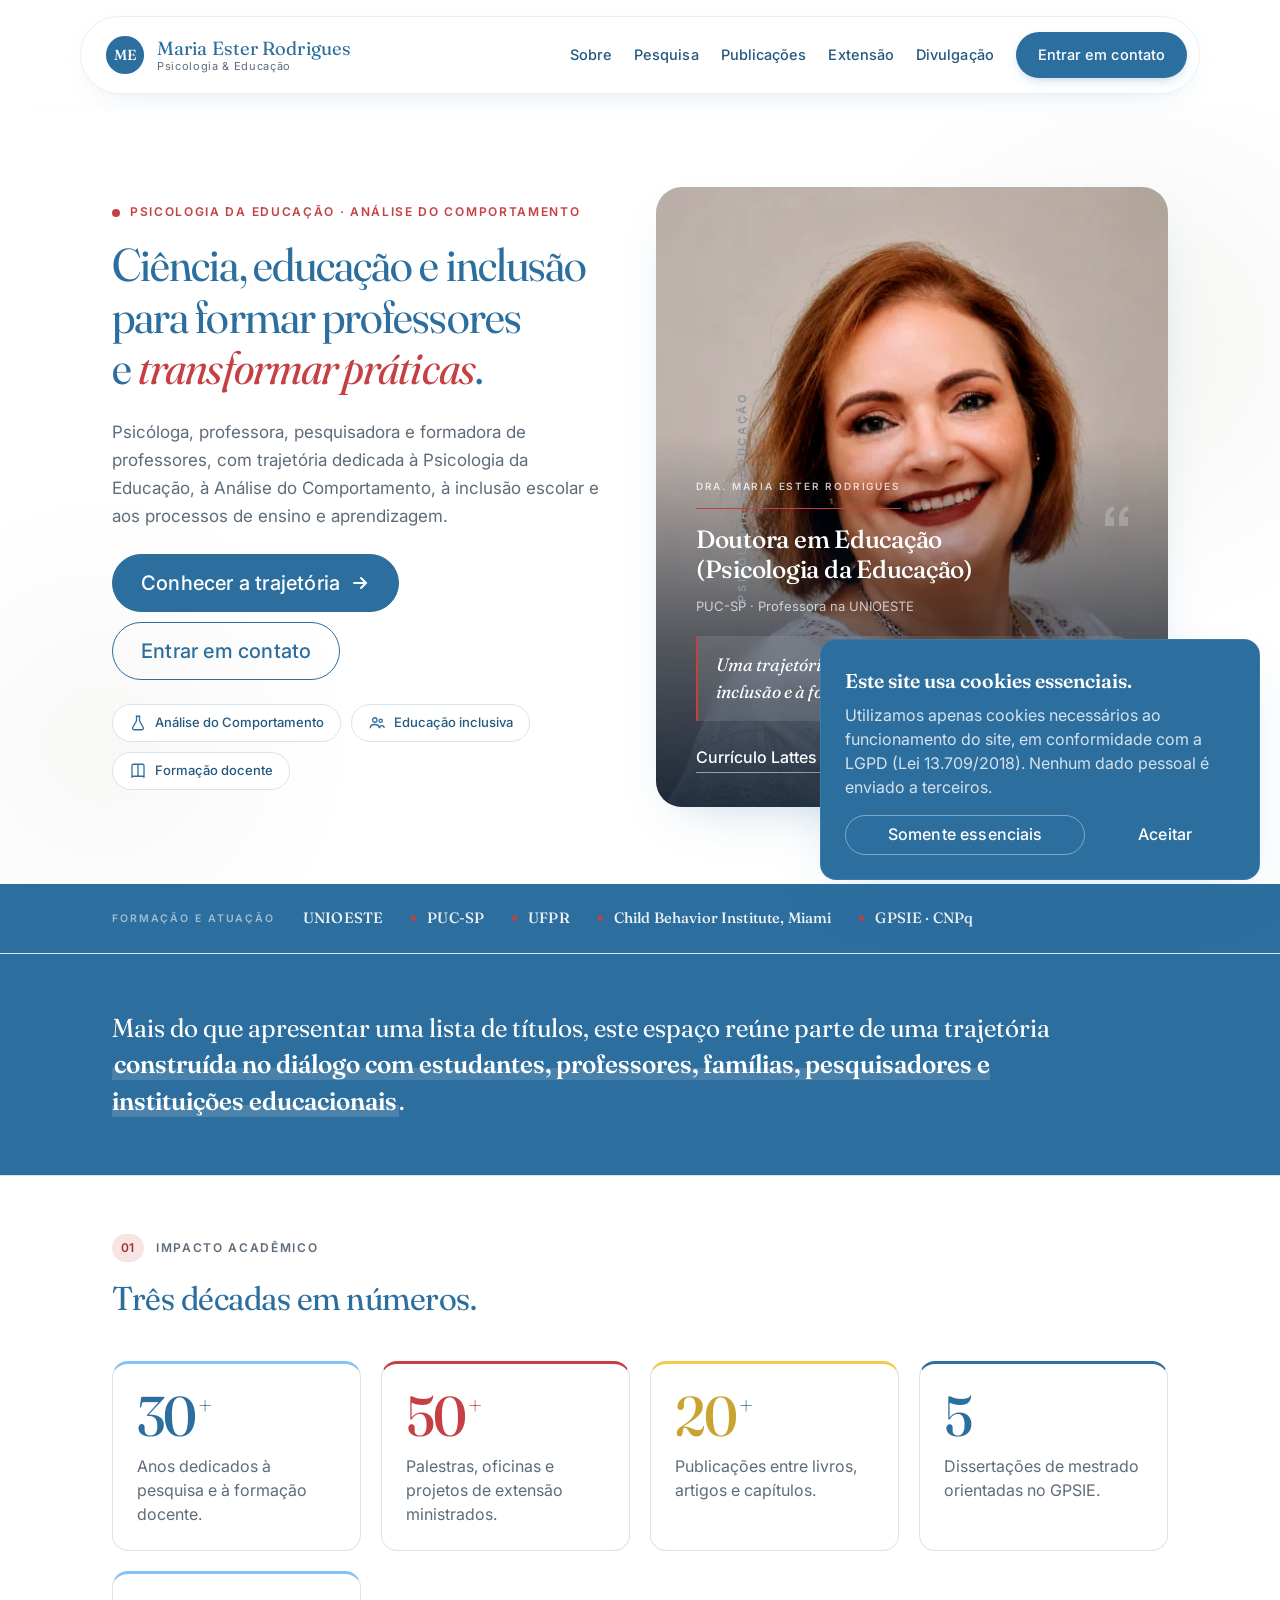
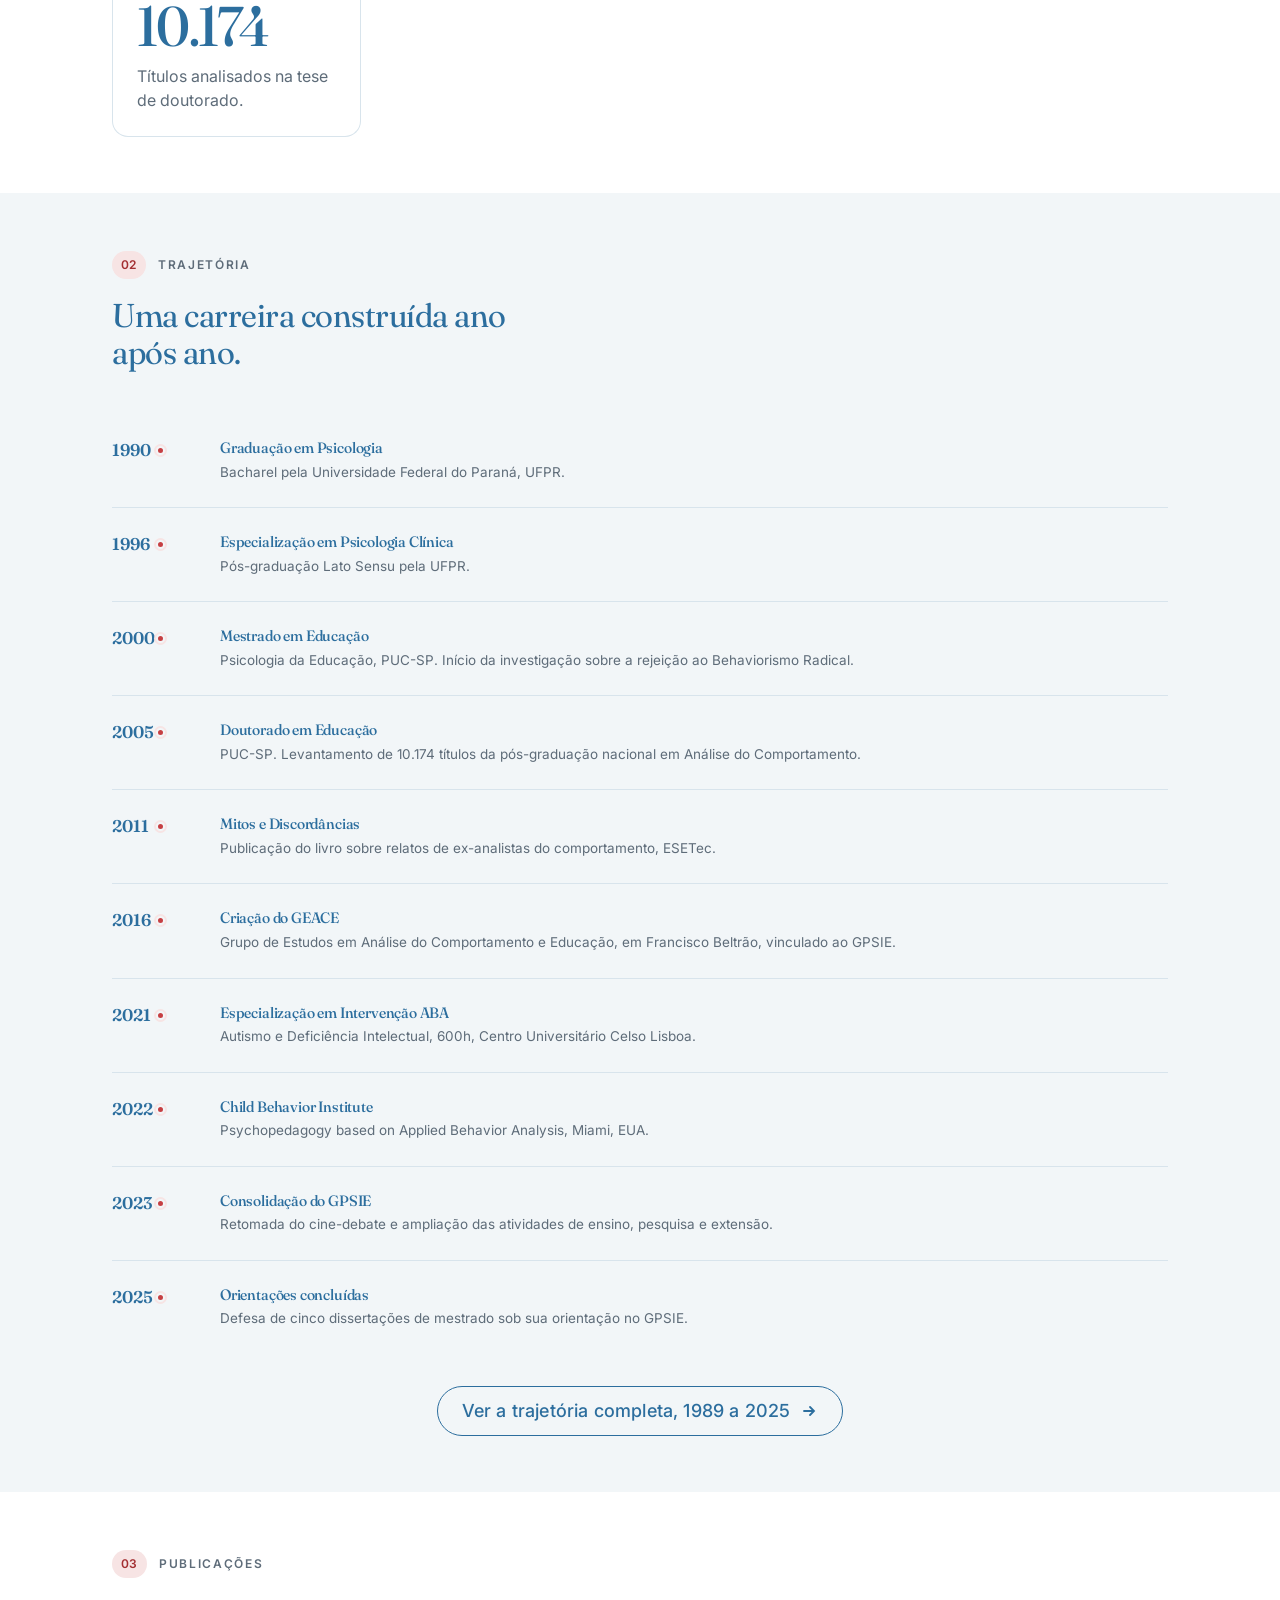
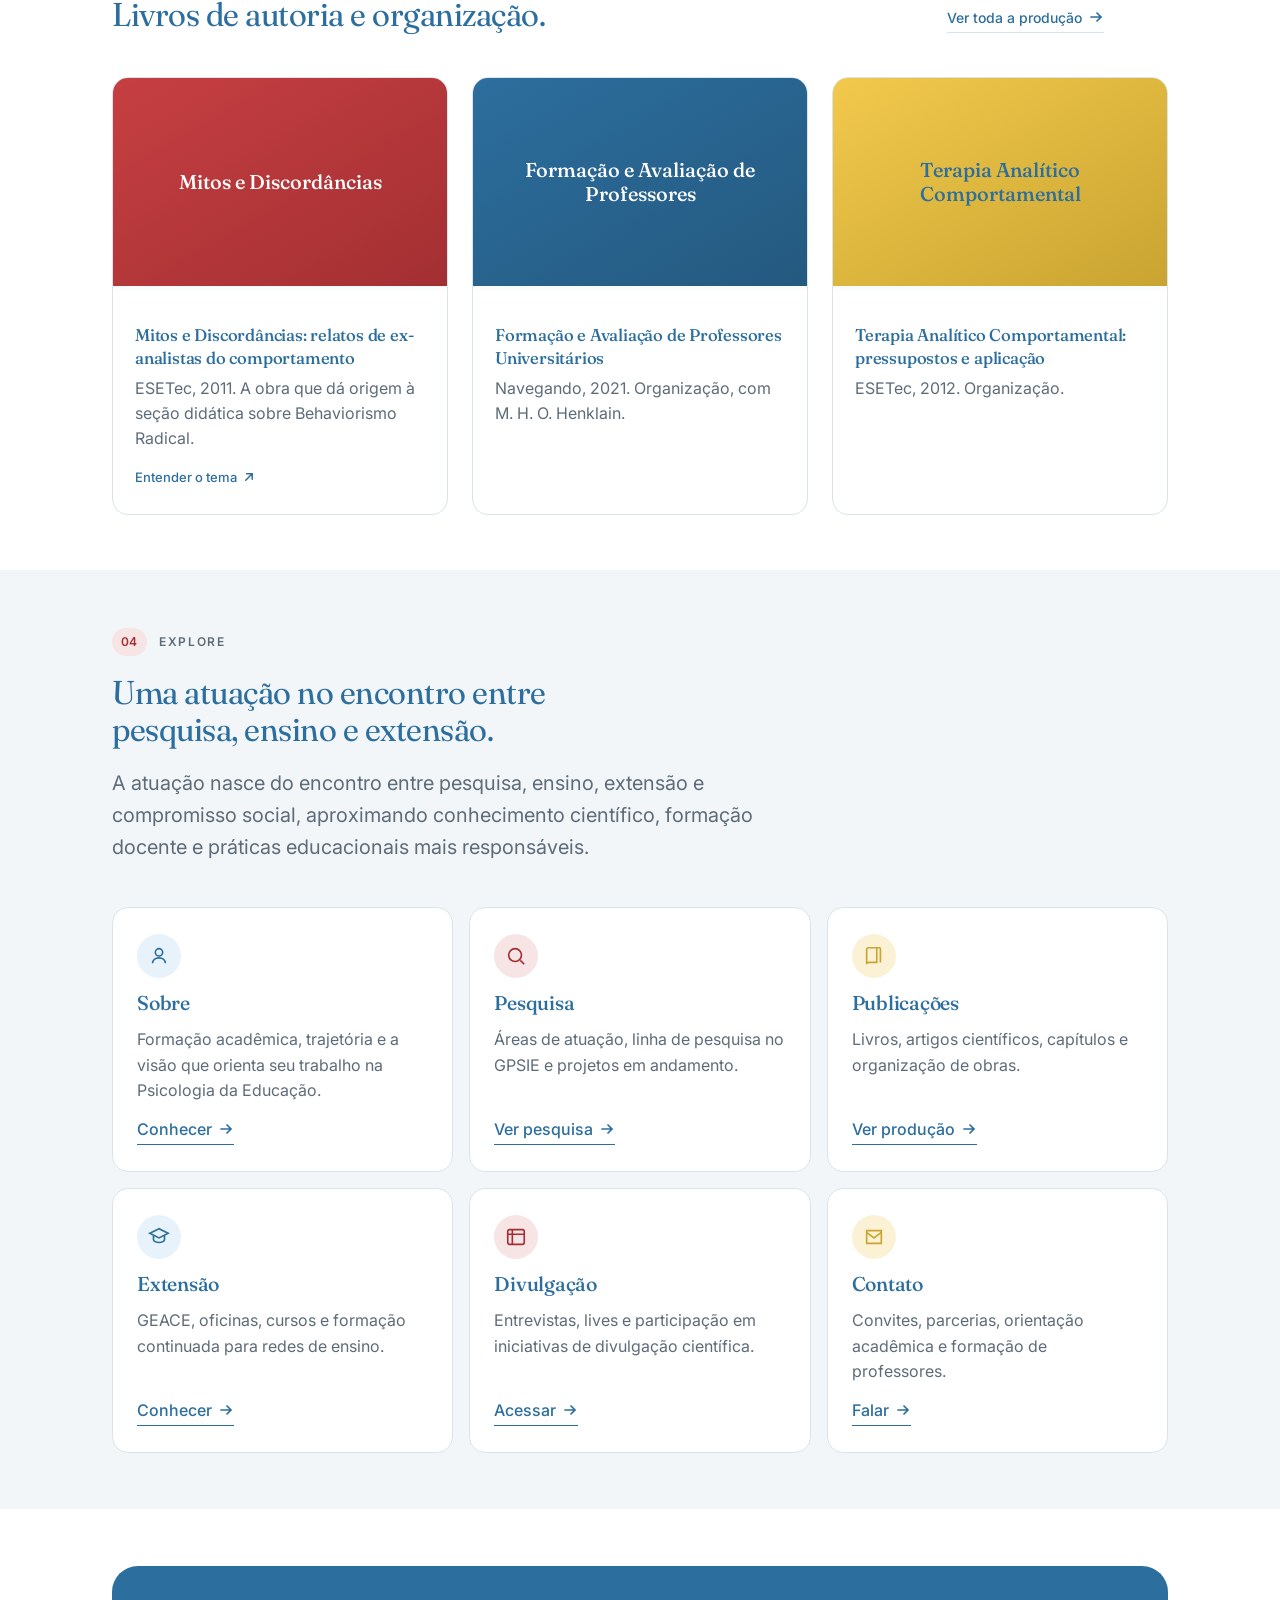
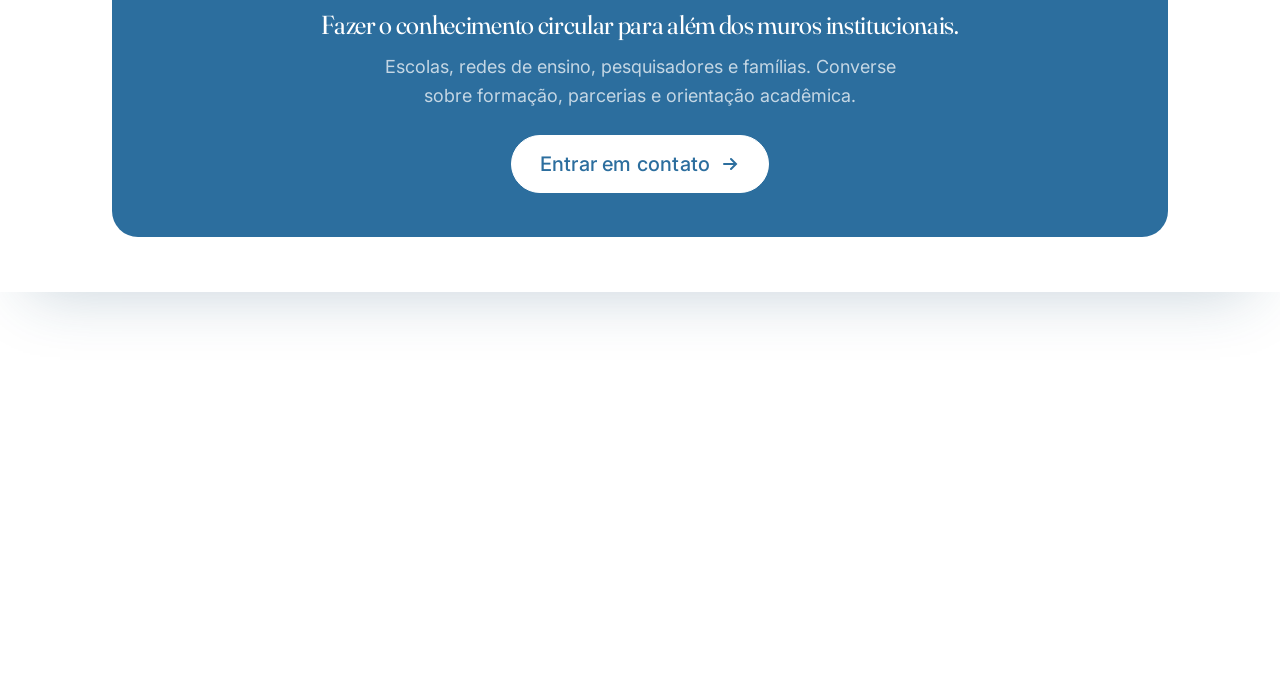
<file: gpsie_7/index.html>
<!doctype html>
<html lang="pt-BR">
<head>
  <meta charset="utf-8">
  <meta name="viewport" content="width=device-width, initial-scale=1, viewport-fit=cover">
  <meta name="theme-color" content="#2C6E9E">
  <meta name="color-scheme" content="light">
  <meta name="format-detection" content="telephone=no">
  <meta http-equiv="X-Content-Type-Options" content="nosniff">
  <meta name="referrer" content="strict-origin-when-cross-origin">

  <meta name="description" content="Dra. Maria Ester Rodrigues, psicóloga, professora e pesquisadora. Psicologia da Educação, Análise do Comportamento, formação docente e inclusão escolar.">
  <meta name="robots" content="index, follow">
  <link rel="canonical" href="https://mariaesterrodrigues.com.br/index.html">

  <meta property="og:type" content="website">
  <meta property="og:locale" content="pt_BR">
  <meta property="og:site_name" content="Dra. Maria Ester Rodrigues">
  <meta property="og:title" content="Dra. Maria Ester Rodrigues, Psicologia da Educação">
  <meta property="og:description" content="Ciência, educação e inclusão para formar professores e transformar práticas.">

  <title>Dra. Maria Ester Rodrigues | Psicologia da Educação e Análise do Comportamento</title>

  <link rel="preconnect" href="https://fonts.googleapis.com">
  <link rel="preconnect" href="https://fonts.gstatic.com" crossorigin>
  <link rel="stylesheet" href="https://fonts.googleapis.com/css2?family=Fraunces:opsz,wght@9..144,400;9..144,500;9..144,600;9..144,700&amp;family=Inter:wght@400;500;600;700&amp;display=swap">

  <link rel="preload" as="image" href="assets/img/coordenacao.webp" type="image/webp" fetchpriority="high">
  <link rel="stylesheet" href="assets/css/style.css?v=20">
  <script src="assets/js/components.js?v=20" defer></script>
  <script src="assets/js/main.js?v=20" defer></script>
  <script type="application/ld+json">
  {
    "@context": "https://schema.org",
    "@type": "Person",
    "name": "Maria Ester Rodrigues",
    "honorificPrefix": "Dra.",
    "jobTitle": "Psicóloga, professora e pesquisadora",
    "worksFor": {
      "@type": "CollegeOrUniversity",
      "name": "UNIOESTE, Universidade Estadual do Oeste do Paraná"
    },
    "alumniOf": [
      { "@type": "CollegeOrUniversity", "name": "PUC-SP" },
      { "@type": "CollegeOrUniversity", "name": "UFPR" }
    ],
    "knowsAbout": ["Psicologia da Educação", "Análise do Comportamento", "Behaviorismo Radical", "Transtorno do Espectro Autista", "Formação de professores", "Educação inclusiva"],
    "url": "https://mariaesterrodrigues.com.br/",
    "sameAs": [
      "http://lattes.cnpq.br/5988082469441642",
      "https://scholar.google.com/citations?user=xZwV4mIAAAAJ",
      "https://www.researchgate.net/profile/Maria-Rodrigues-162",
      "https://unioeste.academia.edu/MariaEsterRodrigues",
      "https://www.instagram.com/mariaestherrodrigues99/",
      "https://www.linkedin.com/in/mariaester99/"
    ]
  }
  </script>
</head>
<body>
  <gpsie-header active=""></gpsie-header>

  <main id="conteudo">

    <!-- ============= HERO ============= -->
    <section class="hero" aria-labelledby="hero-title">
      <span class="hero__deco" aria-hidden="true"></span>
      <div class="container hero__inner">
        <div class="hero__text">
          <p class="eyebrow">
            <span class="eyebrow__dot" aria-hidden="true"></span>
            Psicologia da Educação &middot; Análise do Comportamento
          </p>

          <h1 id="hero-title" class="hero__title">
            Ciência, educação e inclusão para formar professores e
            <span class="hero__title-em">transformar práticas</span>.
          </h1>

          <p class="hero__lead">
            Psicóloga, professora, pesquisadora e formadora de professores, com trajetória dedicada à Psicologia da Educação, à Análise do Comportamento, à inclusão escolar e aos processos de ensino e aprendizagem.
          </p>

          <div class="hero__actions">
            <a href="sobre.html" class="btn btn--primary btn--lg">
              Conhecer a trajetória
              <svg width="20" height="20" viewBox="0 0 20 20" aria-hidden="true">
                <path d="M4 10h11M11 5l5 5-5 5" stroke="currentColor" stroke-width="2" stroke-linecap="round" fill="none"/>
              </svg>
            </a>
            <a href="contato.html" class="btn btn--outline btn--lg">
              Entrar em contato
            </a>
          </div>

          <ul class="hero__chips" aria-label="Áreas de atuação">
            <li class="hero__chip">
              <svg width="18" height="18" viewBox="0 0 24 24" fill="none" stroke="currentColor" stroke-width="1.7" aria-hidden="true"><path d="M9 3h6M10 3v6l-5 9a2 2 0 001.7 3h10.6a2 2 0 001.7-3l-5-9V3"/></svg>
              Análise do Comportamento
            </li>
            <li class="hero__chip">
              <svg width="18" height="18" viewBox="0 0 24 24" fill="none" stroke="currentColor" stroke-width="1.7" aria-hidden="true"><circle cx="9" cy="8" r="3"/><circle cx="17" cy="9" r="2.2"/><path d="M3 19c0-3 2.7-5 6-5s6 2 6 5M15.5 19c0-2 1.2-3.5 3-3.5s3 1.3 3 3.2"/></svg>
              Educação inclusiva
            </li>
            <li class="hero__chip">
              <svg width="18" height="18" viewBox="0 0 24 24" fill="none" stroke="currentColor" stroke-width="1.7" aria-hidden="true"><path d="M4 5a2 2 0 012-2h6v16H6a2 2 0 00-2 2zM20 5a2 2 0 00-2-2h-6v16h6a2 2 0 012 2z"/></svg>
              Formação docente
            </li>
          </ul>
        </div>

        <div class="hero__media">
          <span class="hero__frame-kicker" aria-hidden="true">Psicologia da Educação</span>

          <figure class="hero__portrait">
            <picture>
              <source srcset="assets/img/coordenacao.webp" type="image/webp">
              <img src="assets/img/coordenacao.jpg" alt="Dra. Maria Ester Rodrigues" loading="eager" decoding="async" fetchpriority="high" width="525" height="700">
            </picture>
          </figure>

          <aside class="hero__card" aria-label="Apresentação">
            <svg class="hero__card-quote" viewBox="0 0 40 40" width="40" height="40" aria-hidden="true"><path d="M17 10c-5 2-8 6-8 12v8h9v-9h-4c0-4 2-6 5-7zm14 0c-5 2-8 6-8 12v8h9v-9h-4c0-4 2-6 5-7z" fill="currentColor"/></svg>

            <p class="hero__card-eyebrow">Dra. Maria Ester Rodrigues</p>
            <p class="hero__card-name">Doutora em Educação<br>(Psicologia da Educação)</p>
            <p class="hero__card-role">PUC-SP &middot; Professora na UNIOESTE</p>

            <blockquote class="hero__quote">
              <p>Uma trajetória dedicada à aprendizagem, à inclusão e à formação de professores.</p>
            </blockquote>

            <a href="http://lattes.cnpq.br/5988082469441642" target="_blank" rel="noopener noreferrer" class="hero__lattes">
              Currículo Lattes
              <svg width="14" height="14" viewBox="0 0 14 14" aria-hidden="true">
                <path d="M5 3h6v6M11 3 4 10" stroke="currentColor" stroke-width="1.6" fill="none" stroke-linecap="round"/>
              </svg>
            </a>

            <svg class="hero__card-leaf" viewBox="0 0 48 56" width="42" height="49" aria-hidden="true" fill="none" stroke="var(--sage)" stroke-width="1.6" stroke-linecap="round">
              <path d="M24 54C24 40 22 28 16 18"/>
              <path d="M24 54C24 42 27 30 34 20"/>
              <path d="M24 54C24 44 24 32 24 22"/>
              <path d="M16 18c-3-2-5-6-5-11 4 2 6 6 5 11z" fill="var(--sage-soft)" stroke="none"/>
              <path d="M34 20c3-3 5-7 5-12-4 3-6 7-5 12z" fill="var(--sage-soft)" stroke="none"/>
              <path d="M24 22c1-4 4-7 8-9-2 4-4 7-8 9z" fill="var(--sage-soft)" stroke="none"/>
            </svg>
          </aside>
        </div>
      </div>
    </section>

    <!-- ============= CREDENCIAIS INSTITUCIONAIS ============= -->
    <section class="reveal credentials" aria-label="Formação institucional">
      <div class="container credentials__inner">
        <span class="credentials__label">Formação e atuação</span>
        <ul class="credentials__list">
          <li>UNIOESTE</li>
          <li>PUC-SP</li>
          <li>UFPR</li>
          <li>Child Behavior Institute, Miami</li>
          <li>GPSIE · CNPq</li>
        </ul>
      </div>
    </section>

    <!-- ============= FAIXA DE APRESENTAÇÃO ============= -->
    <section class="reveal mission" aria-label="Apresentação">
      <div class="container mission__inner">
        <p class="mission__text">
          Mais do que apresentar uma lista de títulos, este espaço reúne parte de uma trajetória <strong>construída no diálogo com estudantes, professores, famílias, pesquisadores e instituições educacionais</strong>.
        </p>
      </div>
    </section>

    <!-- ============= IMPACTO ACADÊMICO ============= -->
    <section class="reveal section" aria-labelledby="impacto-title">
      <div class="container">
        <div class="section__head">
          <p class="eyebrow eyebrow--number">
            <span class="eyebrow__num">01</span>
            Impacto acadêmico
          </p>
          <h2 id="impacto-title" class="section__title">Três décadas em números.</h2>
        </div>

        <ul class="stats__grid">
          <li class="stats__item">
            <span class="stats__value">30<span class="stats__unit">+</span></span>
            <span class="stats__label">Anos dedicados à pesquisa e à formação docente.</span>
          </li>
          <li class="stats__item stats__item--coral">
            <span class="stats__value">50<span class="stats__unit">+</span></span>
            <span class="stats__label">Palestras, oficinas e projetos de extensão ministrados.</span>
          </li>
          <li class="stats__item stats__item--amber">
            <span class="stats__value">20<span class="stats__unit">+</span></span>
            <span class="stats__label">Publicações entre livros, artigos e capítulos.</span>
          </li>
          <li class="stats__item stats__item--sage">
            <span class="stats__value">5</span>
            <span class="stats__label">Dissertações de mestrado orientadas no GPSIE.</span>
          </li>
          <li class="stats__item">
            <span class="stats__value">10.174</span>
            <span class="stats__label">Títulos analisados na tese de doutorado.</span>
          </li>
        </ul>
      </div>
    </section>

    <!-- ============= TIMELINE DA CARREIRA ============= -->
    <section class="reveal section section--tinted-2" aria-labelledby="timeline-title">
      <div class="container">
        <div class="section__head">
          <p class="eyebrow eyebrow--number">
            <span class="eyebrow__num">02</span>
            Trajetória
          </p>
          <h2 id="timeline-title" class="section__title">Uma carreira construída ano após ano.</h2>
        </div>

        <ol class="career-timeline">
          <li class="career-timeline__item">
            <span class="career-timeline__year">1990</span>
            <div class="career-timeline__body">
              <h3>Graduação em Psicologia</h3>
              <p>Bacharel pela Universidade Federal do Paraná, UFPR.</p>
            </div>
          </li>
          <li class="career-timeline__item">
            <span class="career-timeline__year">1996</span>
            <div class="career-timeline__body">
              <h3>Especialização em Psicologia Clínica</h3>
              <p>Pós-graduação Lato Sensu pela UFPR.</p>
            </div>
          </li>
          <li class="career-timeline__item">
            <span class="career-timeline__year">2000</span>
            <div class="career-timeline__body">
              <h3>Mestrado em Educação</h3>
              <p>Psicologia da Educação, PUC-SP. Início da investigação sobre a rejeição ao Behaviorismo Radical.</p>
            </div>
          </li>
          <li class="career-timeline__item">
            <span class="career-timeline__year">2005</span>
            <div class="career-timeline__body">
              <h3>Doutorado em Educação</h3>
              <p>PUC-SP. Levantamento de 10.174 títulos da pós-graduação nacional em Análise do Comportamento.</p>
            </div>
          </li>
          <li class="career-timeline__item">
            <span class="career-timeline__year">2011</span>
            <div class="career-timeline__body">
              <h3>Mitos e Discordâncias</h3>
              <p>Publicação do livro sobre relatos de ex-analistas do comportamento, ESETec.</p>
            </div>
          </li>
          <li class="career-timeline__item">
            <span class="career-timeline__year">2016</span>
            <div class="career-timeline__body">
              <h3>Criação do GEACE</h3>
              <p>Grupo de Estudos em Análise do Comportamento e Educação, em Francisco Beltrão, vinculado ao GPSIE.</p>
            </div>
          </li>
          <li class="career-timeline__item">
            <span class="career-timeline__year">2021</span>
            <div class="career-timeline__body">
              <h3>Especialização em Intervenção ABA</h3>
              <p>Autismo e Deficiência Intelectual, 600h, Centro Universitário Celso Lisboa.</p>
            </div>
          </li>
          <li class="career-timeline__item">
            <span class="career-timeline__year">2022</span>
            <div class="career-timeline__body">
              <h3>Child Behavior Institute</h3>
              <p>Psychopedagogy based on Applied Behavior Analysis, Miami, EUA.</p>
            </div>
          </li>
          <li class="career-timeline__item">
            <span class="career-timeline__year">2023</span>
            <div class="career-timeline__body">
              <h3>Consolidação do GPSIE</h3>
              <p>Retomada do cine-debate e ampliação das atividades de ensino, pesquisa e extensão.</p>
            </div>
          </li>
          <li class="career-timeline__item">
            <span class="career-timeline__year">2025</span>
            <div class="career-timeline__body">
              <h3>Orientações concluídas</h3>
              <p>Defesa de cinco dissertações de mestrado sob sua orientação no GPSIE.</p>
            </div>
          </li>
        </ol>

        <div class="career-timeline__more">
          <a href="trajetoria.html" class="btn btn--outline">
            Ver a trajetória completa, 1989 a 2025
            <svg width="18" height="18" viewBox="0 0 18 18" aria-hidden="true"><path d="M4 9h10M10 5l4 4-4 4" stroke="currentColor" stroke-width="1.8" fill="none" stroke-linecap="round"/></svg>
          </a>
        </div>
      </div>
    </section>

    <!-- ============= PUBLICAÇÕES EM DESTAQUE ============= -->
    <section class="reveal section" aria-labelledby="pubs-home-title">
      <div class="container">
        <div class="section__head section__head--row">
          <div>
            <p class="eyebrow eyebrow--number">
              <span class="eyebrow__num">03</span>
              Publicações
            </p>
            <h2 id="pubs-home-title" class="section__title">Livros de autoria e organização.</h2>
          </div>
          <a href="publicacoes.html" class="section__head-link">
            Ver toda a produção
            <svg width="16" height="16" viewBox="0 0 16 16" aria-hidden="true"><path d="M3 8h9M9 4l4 4-4 4" stroke="currentColor" stroke-width="1.7" fill="none" stroke-linecap="round"/></svg>
          </a>
        </div>

        <div class="books books--home">
          <article class="book book--featured">
            <span class="book__cover book__cover--red" aria-hidden="true">
              <span class="book__cover-text">Mitos e Discordâncias</span>
            </span>
            <div class="book__info">
              <h3 class="book__title">Mitos e Discordâncias: relatos de ex-analistas do comportamento</h3>
              <p class="book__meta">ESETec, 2011. A obra que dá origem à seção didática sobre Behaviorismo Radical.</p>
              <a href="behaviorismo.html" class="pub__link">Entender o tema<svg width="13" height="13" viewBox="0 0 14 14" aria-hidden="true"><path d="M5 3h6v6M11 3 4 10" stroke="currentColor" stroke-width="1.6" fill="none" stroke-linecap="round"/></svg></a>
            </div>
          </article>
          <article class="book book--featured">
            <span class="book__cover book__cover--blue" aria-hidden="true">
              <span class="book__cover-text">Formação e Avaliação de Professores</span>
            </span>
            <div class="book__info">
              <h3 class="book__title">Formação e Avaliação de Professores Universitários</h3>
              <p class="book__meta">Navegando, 2021. Organização, com M. H. O. Henklain.</p>
            </div>
          </article>
          <article class="book book--featured">
            <span class="book__cover book__cover--amber" aria-hidden="true">
              <span class="book__cover-text">Terapia Analítico Comportamental</span>
            </span>
            <div class="book__info">
              <h3 class="book__title">Terapia Analítico Comportamental: pressupostos e aplicação</h3>
              <p class="book__meta">ESETec, 2012. Organização.</p>
            </div>
          </article>
        </div>
      </div>
    </section>

    <!-- ============= DESTAQUES / NAVEGAÇÃO ============= -->
    <section class="reveal section section--tinted-2" aria-labelledby="destaques-title">
      <div class="container">
        <div class="section__head">
          <p class="eyebrow eyebrow--number">
            <span class="eyebrow__num">04</span>
            Explore
          </p>
          <h2 id="destaques-title" class="section__title">
            Uma atuação no encontro entre pesquisa, ensino e extensão.
          </h2>
          <p class="section__intro">
            A atuação nasce do encontro entre pesquisa, ensino, extensão e compromisso social, aproximando conhecimento científico, formação docente e práticas educacionais mais responsáveis.
          </p>
        </div>

        <div class="highlights">
          <a class="highlight" href="sobre.html">
            <span class="highlight__icon" aria-hidden="true">
              <svg width="22" height="22" viewBox="0 0 24 24" fill="none" stroke="currentColor" stroke-width="1.8"><circle cx="12" cy="8" r="4"/><path d="M5 20c0-3.5 3-6 7-6s7 2.5 7 6"/></svg>
            </span>
            <h3 class="highlight__title">Sobre</h3>
            <p class="highlight__body">Formação acadêmica, trajetória e a visão que orienta seu trabalho na Psicologia da Educação.</p>
            <span class="highlight__link">Conhecer
              <svg width="16" height="16" viewBox="0 0 16 16" aria-hidden="true"><path d="M3 8h9M9 4l4 4-4 4" stroke="currentColor" stroke-width="1.7" fill="none" stroke-linecap="round"/></svg>
            </span>
          </a>

          <a class="highlight" href="pesquisa.html">
            <span class="highlight__icon" aria-hidden="true">
              <svg width="22" height="22" viewBox="0 0 24 24" fill="none" stroke="currentColor" stroke-width="1.8"><circle cx="11" cy="11" r="7"/><path d="M21 21l-4.3-4.3"/></svg>
            </span>
            <h3 class="highlight__title">Pesquisa</h3>
            <p class="highlight__body">Áreas de atuação, linha de pesquisa no GPSIE e projetos em andamento.</p>
            <span class="highlight__link">Ver pesquisa
              <svg width="16" height="16" viewBox="0 0 16 16" aria-hidden="true"><path d="M3 8h9M9 4l4 4-4 4" stroke="currentColor" stroke-width="1.7" fill="none" stroke-linecap="round"/></svg>
            </span>
          </a>

          <a class="highlight" href="publicacoes.html">
            <span class="highlight__icon" aria-hidden="true">
              <svg width="22" height="22" viewBox="0 0 24 24" fill="none" stroke="currentColor" stroke-width="1.8"><path d="M4 5a2 2 0 012-2h9v16H6a2 2 0 00-2 2z"/><path d="M15 3h3a1 1 0 011 1v15"/></svg>
            </span>
            <h3 class="highlight__title">Publicações</h3>
            <p class="highlight__body">Livros, artigos científicos, capítulos e organização de obras.</p>
            <span class="highlight__link">Ver produção
              <svg width="16" height="16" viewBox="0 0 16 16" aria-hidden="true"><path d="M3 8h9M9 4l4 4-4 4" stroke="currentColor" stroke-width="1.7" fill="none" stroke-linecap="round"/></svg>
            </span>
          </a>

          <a class="highlight" href="formacao.html">
            <span class="highlight__icon" aria-hidden="true">
              <svg width="22" height="22" viewBox="0 0 24 24" fill="none" stroke="currentColor" stroke-width="1.8"><path d="M12 3L2 8l10 5 10-5z"/><path d="M6 10v5c0 1.5 2.7 3 6 3s6-1.5 6-3v-5"/></svg>
            </span>
            <h3 class="highlight__title">Extensão</h3>
            <p class="highlight__body">GEACE, oficinas, cursos e formação continuada para redes de ensino.</p>
            <span class="highlight__link">Conhecer
              <svg width="16" height="16" viewBox="0 0 16 16" aria-hidden="true"><path d="M3 8h9M9 4l4 4-4 4" stroke="currentColor" stroke-width="1.7" fill="none" stroke-linecap="round"/></svg>
            </span>
          </a>

          <a class="highlight" href="recursos.html">
            <span class="highlight__icon" aria-hidden="true">
              <svg width="22" height="22" viewBox="0 0 24 24" fill="none" stroke="currentColor" stroke-width="1.8"><rect x="3" y="4" width="18" height="16" rx="2"/><path d="M3 9h18M8 4v16"/></svg>
            </span>
            <h3 class="highlight__title">Divulgação</h3>
            <p class="highlight__body">Entrevistas, lives e participação em iniciativas de divulgação científica.</p>
            <span class="highlight__link">Acessar
              <svg width="16" height="16" viewBox="0 0 16 16" aria-hidden="true"><path d="M3 8h9M9 4l4 4-4 4" stroke="currentColor" stroke-width="1.7" fill="none" stroke-linecap="round"/></svg>
            </span>
          </a>

          <a class="highlight" href="contato.html">
            <span class="highlight__icon" aria-hidden="true">
              <svg width="22" height="22" viewBox="0 0 24 24" fill="none" stroke="currentColor" stroke-width="1.8"><path d="M4 5h16v14H4z"/><path d="M4 7l8 6 8-6"/></svg>
            </span>
            <h3 class="highlight__title">Contato</h3>
            <p class="highlight__body">Convites, parcerias, orientação acadêmica e formação de professores.</p>
            <span class="highlight__link">Falar
              <svg width="16" height="16" viewBox="0 0 16 16" aria-hidden="true"><path d="M3 8h9M9 4l4 4-4 4" stroke="currentColor" stroke-width="1.7" fill="none" stroke-linecap="round"/></svg>
            </span>
          </a>
        </div>
      </div>
    </section>

    <!-- ============= CTA FINAL ============= -->
    <section class="reveal section" aria-label="Chamada para contato">
      <div class="container">
        <div class="cta-band">
          <h2 class="cta-band__title">Fazer o conhecimento circular para além dos muros institucionais.</h2>
          <p class="cta-band__text">
            Escolas, redes de ensino, pesquisadores e famílias. Converse sobre formação, parcerias e orientação acadêmica.
          </p>
          <a href="contato.html" class="btn btn--on-dark btn--lg">
            Entrar em contato
            <svg width="20" height="20" viewBox="0 0 20 20" aria-hidden="true">
              <path d="M4 10h11M11 5l5 5-5 5" stroke="currentColor" stroke-width="2" stroke-linecap="round" fill="none"/>
            </svg>
          </a>
        </div>
      </div>
    </section>

  </main>

  <gpsie-footer></gpsie-footer>
  <gpsie-cookie></gpsie-cookie>
</body>
</html>
</file>
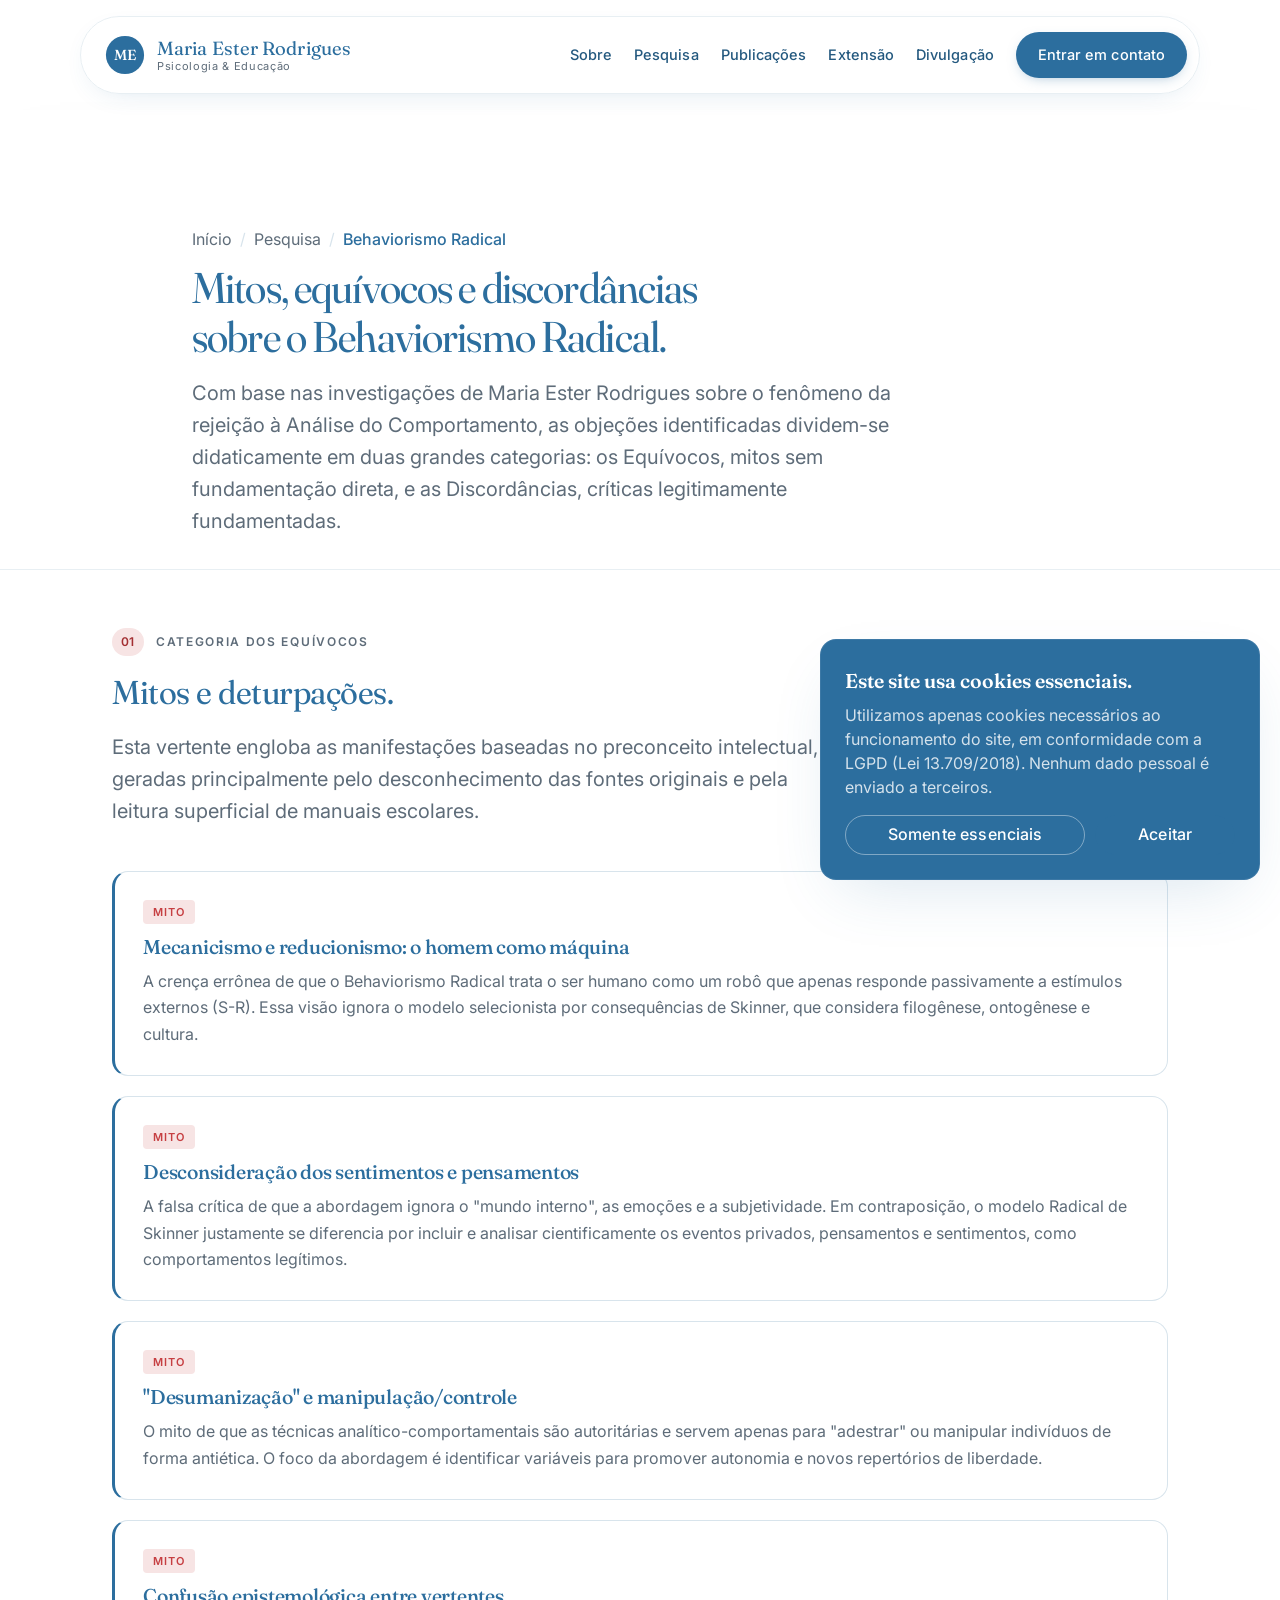
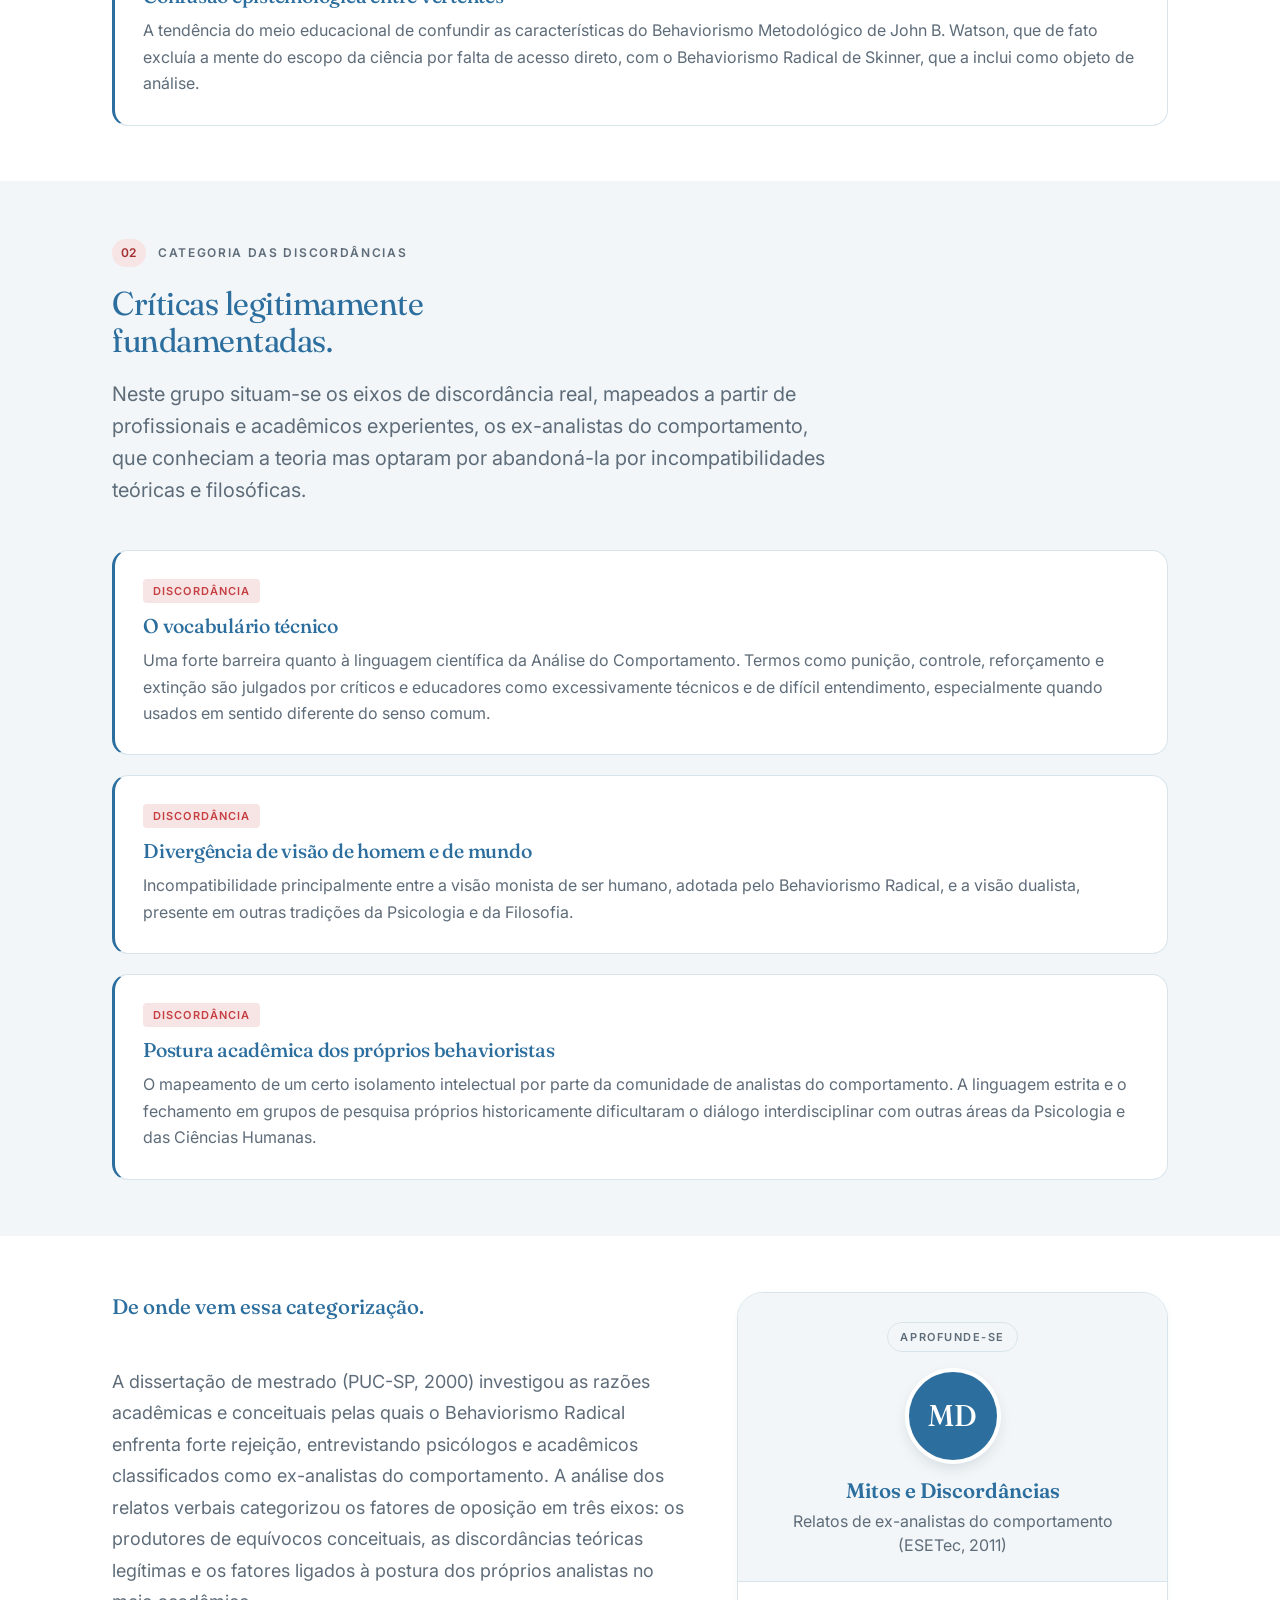
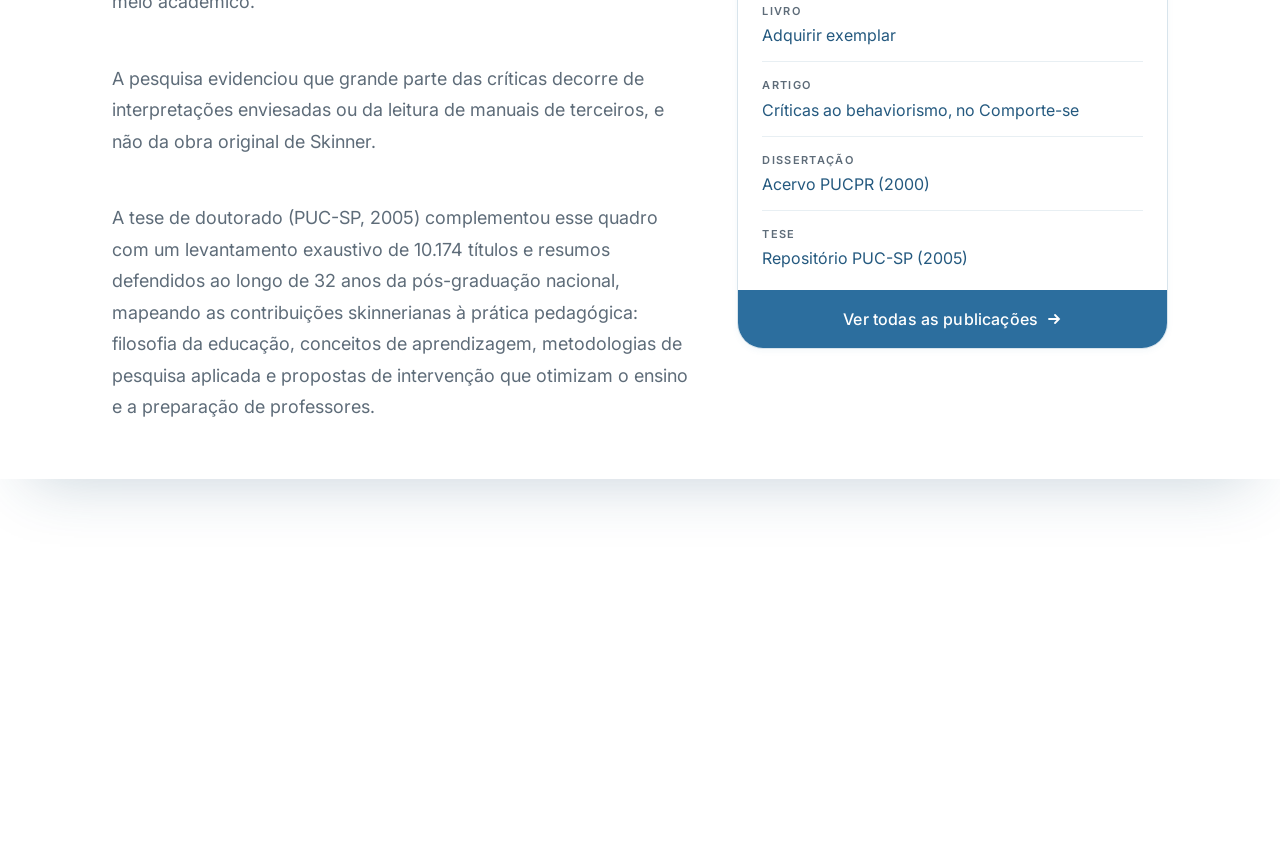
<file: gpsie_7/behaviorismo.html>
<!doctype html>
<html lang="pt-BR">
<head>
  <meta charset="utf-8">
  <meta name="viewport" content="width=device-width, initial-scale=1, viewport-fit=cover">
  <meta name="theme-color" content="#2C6E9E">
  <meta name="color-scheme" content="light">
  <meta name="format-detection" content="telephone=no">
  <meta http-equiv="X-Content-Type-Options" content="nosniff">
  <meta name="referrer" content="strict-origin-when-cross-origin">

  <meta name="description" content="Mitos, equívocos e discordâncias sobre o Behaviorismo Radical: seção didática baseada nas pesquisas da Dra. Maria Ester Rodrigues sobre a rejeição à Análise do Comportamento.">
  <meta name="robots" content="index, follow">
  <link rel="canonical" href="https://mariaesterrodrigues.com.br/behaviorismo.html">

  <meta property="og:type" content="article">
  <meta property="og:locale" content="pt_BR">
  <meta property="og:site_name" content="Dra. Maria Ester Rodrigues">
  <meta property="og:title" content="Behaviorismo Radical: mitos e discordâncias | Dra. Maria Ester Rodrigues">
  <meta property="og:description" content="Equívocos e discordâncias em relação ao Behaviorismo Radical, explicados didaticamente.">

  <title>Behaviorismo Radical: mitos, equívocos e discordâncias | Dra. Maria Ester Rodrigues</title>

  <link rel="preconnect" href="https://fonts.googleapis.com">
  <link rel="preconnect" href="https://fonts.gstatic.com" crossorigin>
  <link rel="stylesheet" href="https://fonts.googleapis.com/css2?family=Fraunces:opsz,wght@9..144,400;9..144,500;9..144,600;9..144,700&amp;family=Inter:wght@400;500;600;700&amp;display=swap">

  <link rel="stylesheet" href="assets/css/style.css?v=20">
  <script src="assets/js/components.js?v=20" defer></script>
  <script src="assets/js/main.js?v=20" defer></script>
</head>
<body>
  <gpsie-header active="pesquisa"></gpsie-header>

  <main id="conteudo">

    <section class="page-hero">
      <div class="container page-hero__inner">
        <nav class="breadcrumb" aria-label="Trilha de navegação">
          <a href="index.html">Início</a>
          <span class="breadcrumb__sep" aria-hidden="true">/</span>
          <a href="pesquisa.html">Pesquisa</a>
          <span class="breadcrumb__sep" aria-hidden="true">/</span>
          <span aria-current="page">Behaviorismo Radical</span>
        </nav>
        <h1 class="page-hero__title">Mitos, equívocos e discordâncias sobre o Behaviorismo Radical.</h1>
        <p class="page-hero__lead">
          Com base nas investigações de Maria Ester Rodrigues sobre o fenômeno da rejeição à Análise do Comportamento, as objeções identificadas dividem-se didaticamente em duas grandes categorias: os Equívocos, mitos sem fundamentação direta, e as Discordâncias, críticas legitimamente fundamentadas.
        </p>
      </div>
    </section>

    <!-- ============= EQUÍVOCOS ============= -->
    <section class="reveal section">
      <div class="container">
        <div class="section__head">
          <p class="eyebrow eyebrow--number">
            <span class="eyebrow__num">01</span>
            Categoria dos Equívocos
          </p>
          <h2 class="section__title">Mitos e deturpações.</h2>
          <p class="section__intro">
            Esta vertente engloba as manifestações baseadas no preconceito intelectual, geradas principalmente pelo desconhecimento das fontes originais e pela leitura superficial de manuais escolares.
          </p>
        </div>

        <div class="project-list">
          <article class="project">
            <div class="project__meta"><span class="project__tag">Mito</span></div>
            <h3 class="project__title">Mecanicismo e reducionismo: o homem como máquina</h3>
            <p class="project__body">
              A crença errônea de que o Behaviorismo Radical trata o ser humano como um robô que apenas responde passivamente a estímulos externos (S-R). Essa visão ignora o modelo selecionista por consequências de Skinner, que considera filogênese, ontogênese e cultura.
            </p>
          </article>

          <article class="project">
            <div class="project__meta"><span class="project__tag">Mito</span></div>
            <h3 class="project__title">Desconsideração dos sentimentos e pensamentos</h3>
            <p class="project__body">
              A falsa crítica de que a abordagem ignora o "mundo interno", as emoções e a subjetividade. Em contraposição, o modelo Radical de Skinner justamente se diferencia por incluir e analisar cientificamente os eventos privados, pensamentos e sentimentos, como comportamentos legítimos.
            </p>
          </article>

          <article class="project">
            <div class="project__meta"><span class="project__tag">Mito</span></div>
            <h3 class="project__title">"Desumanização" e manipulação/controle</h3>
            <p class="project__body">
              O mito de que as técnicas analítico-comportamentais são autoritárias e servem apenas para "adestrar" ou manipular indivíduos de forma antiética. O foco da abordagem é identificar variáveis para promover autonomia e novos repertórios de liberdade.
            </p>
          </article>

          <article class="project">
            <div class="project__meta"><span class="project__tag">Mito</span></div>
            <h3 class="project__title">Confusão epistemológica entre vertentes</h3>
            <p class="project__body">
              A tendência do meio educacional de confundir as características do Behaviorismo Metodológico de John B. Watson, que de fato excluía a mente do escopo da ciência por falta de acesso direto, com o Behaviorismo Radical de Skinner, que a inclui como objeto de análise.
            </p>
          </article>
        </div>
      </div>
    </section>

    <!-- ============= DISCORDÂNCIAS ============= -->
    <section class="reveal section section--tinted-2">
      <div class="container">
        <div class="section__head">
          <p class="eyebrow eyebrow--number">
            <span class="eyebrow__num">02</span>
            Categoria das Discordâncias
          </p>
          <h2 class="section__title">Críticas legitimamente fundamentadas.</h2>
          <p class="section__intro">
            Neste grupo situam-se os eixos de discordância real, mapeados a partir de profissionais e acadêmicos experientes, os ex-analistas do comportamento, que conheciam a teoria mas optaram por abandoná-la por incompatibilidades teóricas e filosóficas.
          </p>
        </div>

        <div class="project-list">
          <article class="project">
            <div class="project__meta"><span class="project__tag">Discordância</span></div>
            <h3 class="project__title">O vocabulário técnico</h3>
            <p class="project__body">
              Uma forte barreira quanto à linguagem científica da Análise do Comportamento. Termos como punição, controle, reforçamento e extinção são julgados por críticos e educadores como excessivamente técnicos e de difícil entendimento, especialmente quando usados em sentido diferente do senso comum.
            </p>
          </article>

          <article class="project">
            <div class="project__meta"><span class="project__tag">Discordância</span></div>
            <h3 class="project__title">Divergência de visão de homem e de mundo</h3>
            <p class="project__body">
              Incompatibilidade principalmente entre a visão monista de ser humano, adotada pelo Behaviorismo Radical, e a visão dualista, presente em outras tradições da Psicologia e da Filosofia.
            </p>
          </article>

          <article class="project">
            <div class="project__meta"><span class="project__tag">Discordância</span></div>
            <h3 class="project__title">Postura acadêmica dos próprios behavioristas</h3>
            <p class="project__body">
              O mapeamento de um certo isolamento intelectual por parte da comunidade de analistas do comportamento. A linguagem estrita e o fechamento em grupos de pesquisa próprios historicamente dificultaram o diálogo interdisciplinar com outras áreas da Psicologia e das Ciências Humanas.
            </p>
          </article>
        </div>
      </div>
    </section>

    <!-- ============= ORIGEM DA PESQUISA ============= -->
    <section class="reveal section">
      <div class="container">
        <div class="sobre">
          <div class="sobre__text prose">
            <p class="sobre__lead">
              <strong>De onde vem essa categorização.</strong>
            </p>
            <p>
              A dissertação de mestrado (PUC-SP, 2000) investigou as razões acadêmicas e conceituais pelas quais o Behaviorismo Radical enfrenta forte rejeição, entrevistando psicólogos e acadêmicos classificados como ex-analistas do comportamento. A análise dos relatos verbais categorizou os fatores de oposição em três eixos: os produtores de equívocos conceituais, as discordâncias teóricas legítimas e os fatores ligados à postura dos próprios analistas no meio acadêmico.
            </p>
            <p>
              A pesquisa evidenciou que grande parte das críticas decorre de interpretações enviesadas ou da leitura de manuais de terceiros, e não da obra original de Skinner.
            </p>
            <p>
              A tese de doutorado (PUC-SP, 2005) complementou esse quadro com um levantamento exaustivo de 10.174 títulos e resumos defendidos ao longo de 32 anos da pós-graduação nacional, mapeando as contribuições skinnerianas à prática pedagógica: filosofia da educação, conceitos de aprendizagem, metodologias de pesquisa aplicada e propostas de intervenção que otimizam o ensino e a preparação de professores.
            </p>
          </div>

          <aside class="coord-card">
            <div class="coord-card__top">
              <span class="coord-card__badge">Aprofunde-se</span>
              <div class="coord-card__avatar" aria-hidden="true">
                <span>MD</span>
              </div>
              <p class="coord-card__name">Mitos e Discordâncias</p>
              <p class="coord-card__role">Relatos de ex-analistas do comportamento (ESETec, 2011)</p>
            </div>

            <ul class="coord-card__list">
              <li>
                <span class="coord-card__k">Livro</span>
                <span class="coord-card__v"><a href="https://shopee.com.br/Livro-Mitos-e-Discord%C3%A2ncias-Maria-Ester-Rodrigues-i.441066285.17233080163" target="_blank" rel="noopener noreferrer">Adquirir exemplar</a></span>
              </li>
              <li>
                <span class="coord-card__k">Artigo</span>
                <span class="coord-card__v"><a href="https://comportese.com/2010/05/08/criticas-ao-behaviorismo-preconceitos-e-discordancias/" target="_blank" rel="noopener noreferrer">Críticas ao behaviorismo, no Comporte-se</a></span>
              </li>
              <li>
                <span class="coord-card__k">Dissertação</span>
                <span class="coord-card__v"><a href="https://pergamum-biblioteca.pucpr.br/acervo/149643" target="_blank" rel="noopener noreferrer">Acervo PUCPR (2000)</a></span>
              </li>
              <li>
                <span class="coord-card__k">Tese</span>
                <span class="coord-card__v"><a href="https://repositorio.pucsp.br/handle/handle/16586" target="_blank" rel="noopener noreferrer">Repositório PUC-SP (2005)</a></span>
              </li>
            </ul>

            <a href="publicacoes.html" class="coord-card__link">
              Ver todas as publicações
              <svg width="16" height="16" viewBox="0 0 16 16" aria-hidden="true">
                <path d="M3 8h9M9 4l4 4-4 4" stroke="currentColor" stroke-width="1.8" fill="none" stroke-linecap="round"/>
              </svg>
            </a>
          </aside>
        </div>
      </div>
    </section>

  </main>

  <gpsie-footer></gpsie-footer>
  <gpsie-cookie></gpsie-cookie>
</body>
</html>
</file>
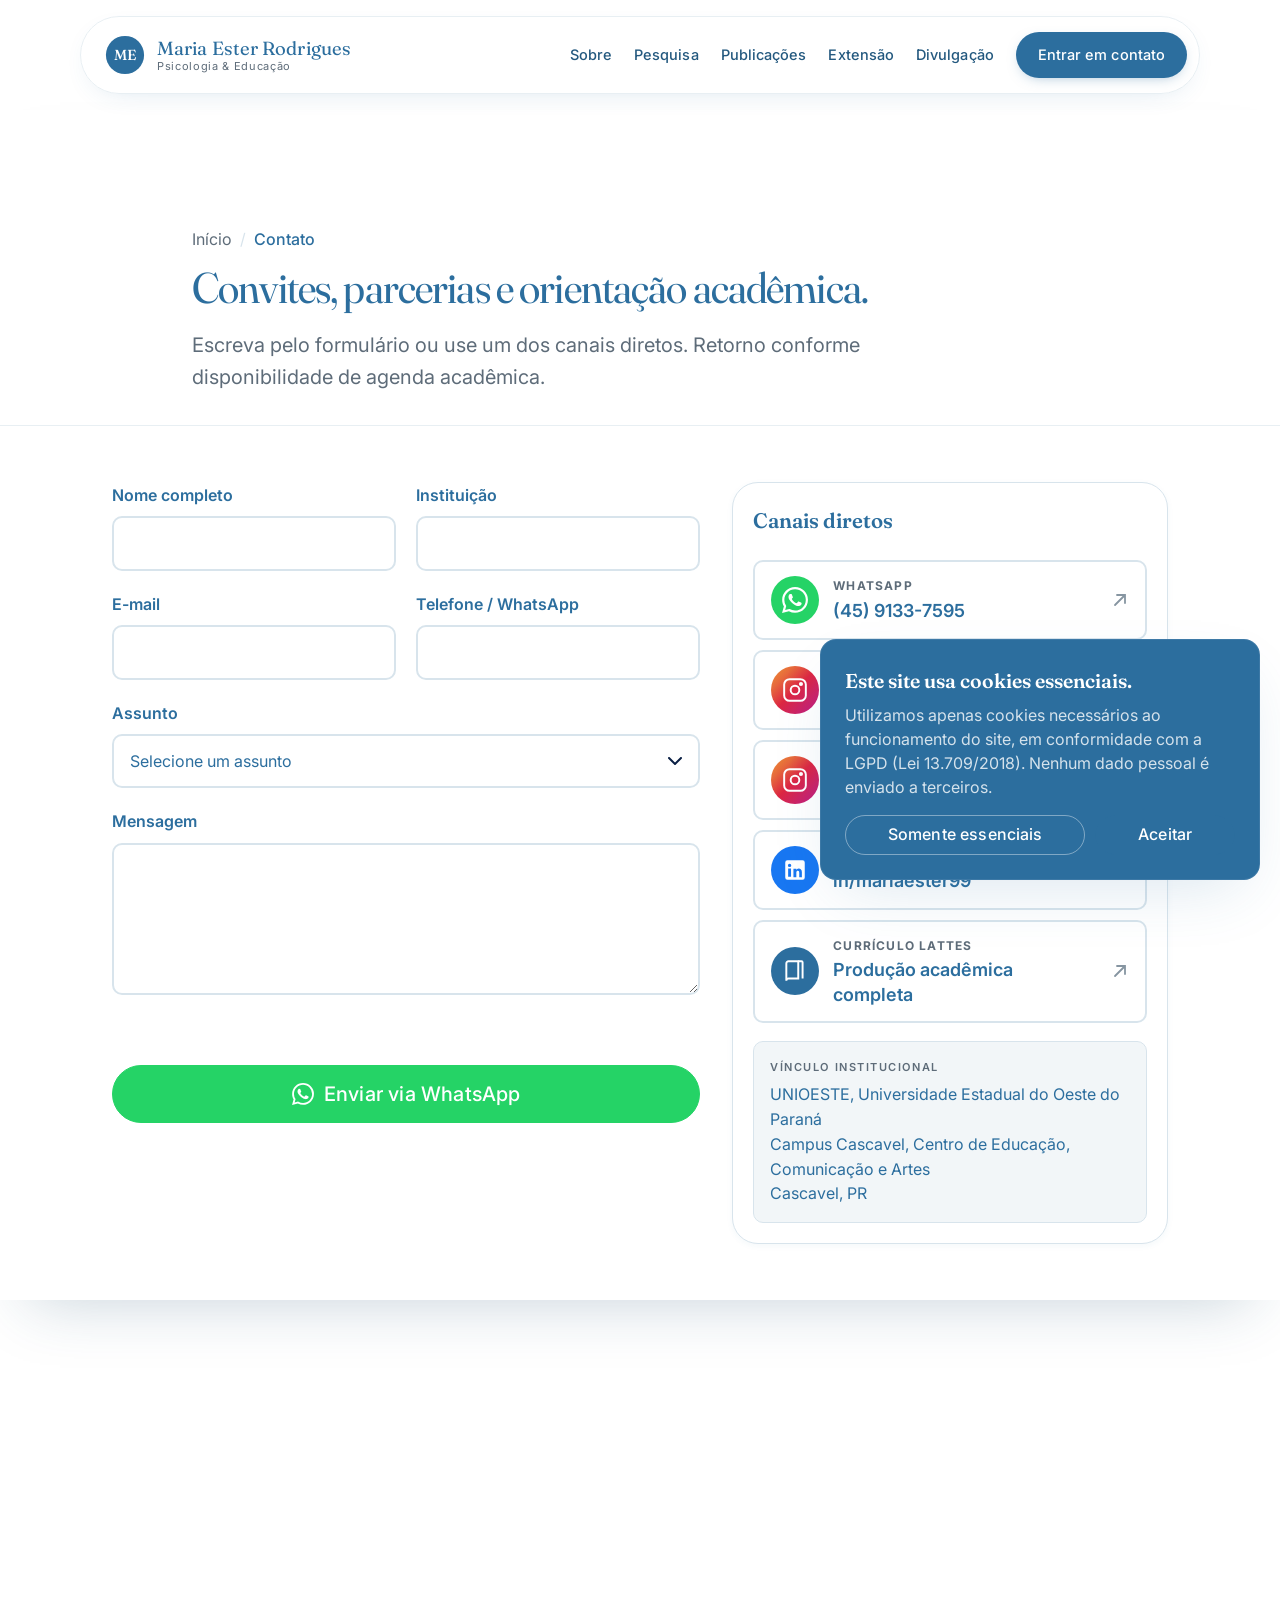
<file: gpsie_7/contato.html>
<!doctype html>
<html lang="pt-BR">
<head>
  <meta charset="utf-8">
  <meta name="viewport" content="width=device-width, initial-scale=1, viewport-fit=cover">
  <meta name="theme-color" content="#2C6E9E">
  <meta name="color-scheme" content="light">
  <meta name="format-detection" content="telephone=no">
  <meta http-equiv="X-Content-Type-Options" content="nosniff">
  <meta name="referrer" content="strict-origin-when-cross-origin">

  <meta name="description" content="Contato da Dra. Maria Ester Rodrigues. Convites, parcerias de pesquisa, orientação acadêmica e formação de professores.">
  <meta name="robots" content="index, follow">
  <link rel="canonical" href="https://mariaesterrodrigues.com.br/contato.html">

  <meta property="og:type" content="website">
  <meta property="og:locale" content="pt_BR">
  <meta property="og:site_name" content="Dra. Maria Ester Rodrigues">
  <meta property="og:title" content="Contato | Dra. Maria Ester Rodrigues">
  <meta property="og:description" content="Convites, parcerias e orientação acadêmica.">

  <title>Contato | Dra. Maria Ester Rodrigues</title>

  <link rel="preconnect" href="https://fonts.googleapis.com">
  <link rel="preconnect" href="https://fonts.gstatic.com" crossorigin>
  <link rel="stylesheet" href="https://fonts.googleapis.com/css2?family=Fraunces:opsz,wght@9..144,400;9..144,500;9..144,600;9..144,700&amp;family=Inter:wght@400;500;600;700&amp;display=swap">

  <link rel="stylesheet" href="assets/css/style.css?v=20">
  <script src="assets/js/components.js?v=20" defer></script>
  <script src="assets/js/main.js?v=20" defer></script>
</head>
<body>
  <gpsie-header active="contato"></gpsie-header>

  <main id="conteudo">

    <section class="page-hero">
      <div class="container page-hero__inner">
        <nav class="breadcrumb" aria-label="Trilha de navegação">
          <a href="index.html">Início</a>
          <span class="breadcrumb__sep" aria-hidden="true">/</span>
          <span aria-current="page">Contato</span>
        </nav>
        <h1 class="page-hero__title">Convites, parcerias e orientação acadêmica.</h1>
        <p class="page-hero__lead">
          Escreva pelo formulário ou use um dos canais diretos. Retorno conforme disponibilidade de agenda acadêmica.
        </p>
      </div>
    </section>

    <section class="reveal section">
      <div class="container">
        <div class="contato">
          <form class="form" data-contact-form novalidate>
            <div class="form__group">
              <label class="form__field">
                <span class="form__label">Nome completo</span>
                <input type="text" name="nome" autocomplete="name" required>
              </label>
              <label class="form__field">
                <span class="form__label">Instituição</span>
                <input type="text" name="instituicao" autocomplete="organization">
              </label>
            </div>

            <div class="form__group">
              <label class="form__field">
                <span class="form__label">E-mail</span>
                <input type="email" name="email" autocomplete="email" required inputmode="email">
              </label>
              <label class="form__field">
                <span class="form__label">Telefone / WhatsApp</span>
                <input type="tel" name="telefone" autocomplete="tel" inputmode="tel">
              </label>
            </div>

            <label class="form__field">
              <span class="form__label">Assunto</span>
              <select name="assunto" required>
                <option value="">Selecione um assunto</option>
                <option value="Parceria de pesquisa">Parceria de pesquisa</option>
                <option value="Formação de professores">Formação de professores</option>
                <option value="Orientação acadêmica">Orientação acadêmica</option>
                <option value="Palestra ou entrevista">Palestra ou entrevista</option>
                <option value="Imprensa">Imprensa</option>
                <option value="Outro">Outro</option>
              </select>
            </label>

            <label class="form__field">
              <span class="form__label">Mensagem</span>
              <textarea name="mensagem" rows="5" required></textarea>
            </label>

            <p class="form__status" role="status" aria-live="polite" data-form-status></p>

            <button type="submit" class="btn btn--whatsapp btn--lg btn--wide">
              <svg width="22" height="22" viewBox="0 0 24 24" aria-hidden="true" fill="currentColor"><path d="M17.472 14.382c-.297-.149-1.758-.867-2.03-.967-.273-.099-.471-.148-.67.15-.197.297-.767.966-.94 1.164-.173.199-.347.223-.644.075-.297-.15-1.255-.463-2.39-1.475-.883-.788-1.48-1.761-1.653-2.059-.173-.297-.018-.458.13-.606.134-.133.298-.347.446-.52.149-.174.198-.298.298-.497.099-.198.05-.371-.025-.52-.075-.149-.669-1.612-.916-2.207-.242-.579-.487-.5-.669-.51-.173-.008-.371-.01-.57-.01-.198 0-.52.074-.792.372-.272.297-1.04 1.016-1.04 2.479 0 1.462 1.065 2.875 1.213 3.074.149.198 2.096 3.2 5.077 4.487.709.306 1.262.489 1.694.626.712.226 1.36.194 1.872.118.571-.085 1.758-.719 2.006-1.413.248-.694.248-1.289.173-1.413-.074-.124-.272-.198-.57-.347m-5.421 7.403h-.004a9.87 9.87 0 01-5.031-1.378l-.361-.214-3.741.982.998-3.648-.235-.374a9.86 9.86 0 01-1.51-5.26c.001-5.45 4.436-9.884 9.888-9.884 2.64 0 5.122 1.03 6.988 2.898a9.825 9.825 0 012.893 6.994c-.003 5.45-4.437 9.884-9.885 9.884m8.413-18.297A11.815 11.815 0 0012.05 0C5.495 0 .16 5.335.157 11.892c0 2.096.547 4.142 1.588 5.945L.057 24l6.305-1.654a11.882 11.882 0 005.683 1.448h.005c6.554 0 11.89-5.335 11.893-11.893a11.821 11.821 0 00-3.48-8.413z"/></svg>
              Enviar via WhatsApp
            </button>
          </form>

          <aside class="channels" aria-label="Canais diretos">
            <p class="channels__title">Canais diretos</p>

            <a class="channel channel--whatsapp" href="https://wa.me/554591337595" target="_blank" rel="noopener noreferrer">
              <span class="channel__icon" aria-hidden="true">
                <svg width="26" height="26" viewBox="0 0 24 24" fill="currentColor"><path d="M17.472 14.382c-.297-.149-1.758-.867-2.03-.967-.273-.099-.471-.148-.67.15-.197.297-.767.966-.94 1.164-.173.199-.347.223-.644.075-.297-.15-1.255-.463-2.39-1.475-.883-.788-1.48-1.761-1.653-2.059-.173-.297-.018-.458.13-.606.134-.133.298-.347.446-.52.149-.174.198-.298.298-.497.099-.198.05-.371-.025-.52-.075-.149-.669-1.612-.916-2.207-.242-.579-.487-.5-.669-.51-.173-.008-.371-.01-.57-.01-.198 0-.52.074-.792.372-.272.297-1.04 1.016-1.04 2.479 0 1.462 1.065 2.875 1.213 3.074.149.198 2.096 3.2 5.077 4.487.709.306 1.262.489 1.694.626.712.226 1.36.194 1.872.118.571-.085 1.758-.719 2.006-1.413.248-.694.248-1.289.173-1.413-.074-.124-.272-.198-.57-.347m-5.421 7.403h-.004a9.87 9.87 0 01-5.031-1.378l-.361-.214-3.741.982.998-3.648-.235-.374a9.86 9.86 0 01-1.51-5.26c.001-5.45 4.436-9.884 9.888-9.884 2.64 0 5.122 1.03 6.988 2.898a9.825 9.825 0 012.893 6.994c-.003 5.45-4.437 9.884-9.885 9.884m8.413-18.297A11.815 11.815 0 0012.05 0C5.495 0 .16 5.335.157 11.892c0 2.096.547 4.142 1.588 5.945L.057 24l6.305-1.654a11.882 11.882 0 005.683 1.448h.005c6.554 0 11.89-5.335 11.893-11.893a11.821 11.821 0 00-3.48-8.413z"/></svg>
              </span>
              <div class="channel__text">
                <span class="channel__label">WhatsApp</span>
                <span class="channel__value">(45) 9133-7595</span>
              </div>
              <svg class="channel__arrow" width="18" height="18" viewBox="0 0 18 18" aria-hidden="true"><path d="M4 14 L14 4 M6 4h8v8" stroke="currentColor" stroke-width="1.8" fill="none" stroke-linecap="round"/></svg>
            </a>

            <a class="channel channel--instagram" href="https://www.instagram.com/mariaestherrodrigues99/" target="_blank" rel="noopener noreferrer">
              <span class="channel__icon" aria-hidden="true">
                <svg width="26" height="26" viewBox="0 0 24 24" fill="none" stroke="currentColor" stroke-width="1.8"><rect x="2" y="2" width="20" height="20" rx="5"/><circle cx="12" cy="12" r="4"/><circle cx="17.5" cy="6.5" r="1" fill="currentColor"/></svg>
              </span>
              <div class="channel__text">
                <span class="channel__label">Instagram pessoal</span>
                <span class="channel__value">@mariaestherrodrigues99</span>
              </div>
              <svg class="channel__arrow" width="18" height="18" viewBox="0 0 18 18" aria-hidden="true"><path d="M4 14 L14 4 M6 4h8v8" stroke="currentColor" stroke-width="1.8" fill="none" stroke-linecap="round"/></svg>
            </a>

            <a class="channel channel--instagram" href="https://www.instagram.com/gp.psie/" target="_blank" rel="noopener noreferrer">
              <span class="channel__icon" aria-hidden="true">
                <svg width="26" height="26" viewBox="0 0 24 24" fill="none" stroke="currentColor" stroke-width="1.8"><rect x="2" y="2" width="20" height="20" rx="5"/><circle cx="12" cy="12" r="4"/><circle cx="17.5" cy="6.5" r="1" fill="currentColor"/></svg>
              </span>
              <div class="channel__text">
                <span class="channel__label">Instagram GPSIE</span>
                <span class="channel__value">@gp.psie</span>
              </div>
              <svg class="channel__arrow" width="18" height="18" viewBox="0 0 18 18" aria-hidden="true"><path d="M4 14 L14 4 M6 4h8v8" stroke="currentColor" stroke-width="1.8" fill="none" stroke-linecap="round"/></svg>
            </a>

            <a class="channel channel--facebook" href="https://www.linkedin.com/in/mariaester99/" target="_blank" rel="noopener noreferrer">
              <span class="channel__icon" aria-hidden="true">
                <svg width="26" height="26" viewBox="0 0 24 24" fill="currentColor"><path d="M19 3a2 2 0 012 2v14a2 2 0 01-2 2H5a2 2 0 01-2-2V5a2 2 0 012-2h14zM8.34 18.34V10.5H5.67v7.84h2.67zM7 9.32a1.55 1.55 0 100-3.1 1.55 1.55 0 000 3.1zm11.34 9.02v-4.3c0-2.3-1.23-3.37-2.87-3.37-1.32 0-1.91.73-2.24 1.24v-1.06h-2.67v7.84h2.67v-4.38c0-.23.02-.46.09-.62.18-.46.6-.94 1.31-.94.92 0 1.29.7 1.29 1.73v4.21h2.6z"/></svg>
              </span>
              <div class="channel__text">
                <span class="channel__label">LinkedIn</span>
                <span class="channel__value">in/mariaester99</span>
              </div>
              <svg class="channel__arrow" width="18" height="18" viewBox="0 0 18 18" aria-hidden="true"><path d="M4 14 L14 4 M6 4h8v8" stroke="currentColor" stroke-width="1.8" fill="none" stroke-linecap="round"/></svg>
            </a>

            <a class="channel channel--email" href="http://lattes.cnpq.br/5988082469441642" target="_blank" rel="noopener noreferrer">
              <span class="channel__icon" aria-hidden="true">
                <svg width="26" height="26" viewBox="0 0 24 24" fill="none" stroke="currentColor" stroke-width="1.8"><path d="M4 5a2 2 0 012-2h9v16H6a2 2 0 00-2 2z"/><path d="M15 3h3a1 1 0 011 1v15"/></svg>
              </span>
              <div class="channel__text">
                <span class="channel__label">Currículo Lattes</span>
                <span class="channel__value">Produção acadêmica completa</span>
              </div>
              <svg class="channel__arrow" width="18" height="18" viewBox="0 0 18 18" aria-hidden="true"><path d="M4 14 L14 4 M6 4h8v8" stroke="currentColor" stroke-width="1.8" fill="none" stroke-linecap="round"/></svg>
            </a>

            <div class="channels__address">
              <p class="channels__address-label">Vínculo institucional</p>
              <p class="channels__address-value">
                UNIOESTE, Universidade Estadual do Oeste do Paraná<br>
                Campus Cascavel, Centro de Educação, Comunicação e Artes<br>
                Cascavel, PR
              </p>
            </div>
          </aside>
        </div>
      </div>
    </section>

  </main>

  <gpsie-footer></gpsie-footer>
  <gpsie-cookie></gpsie-cookie>
</body>
</html>
</file>
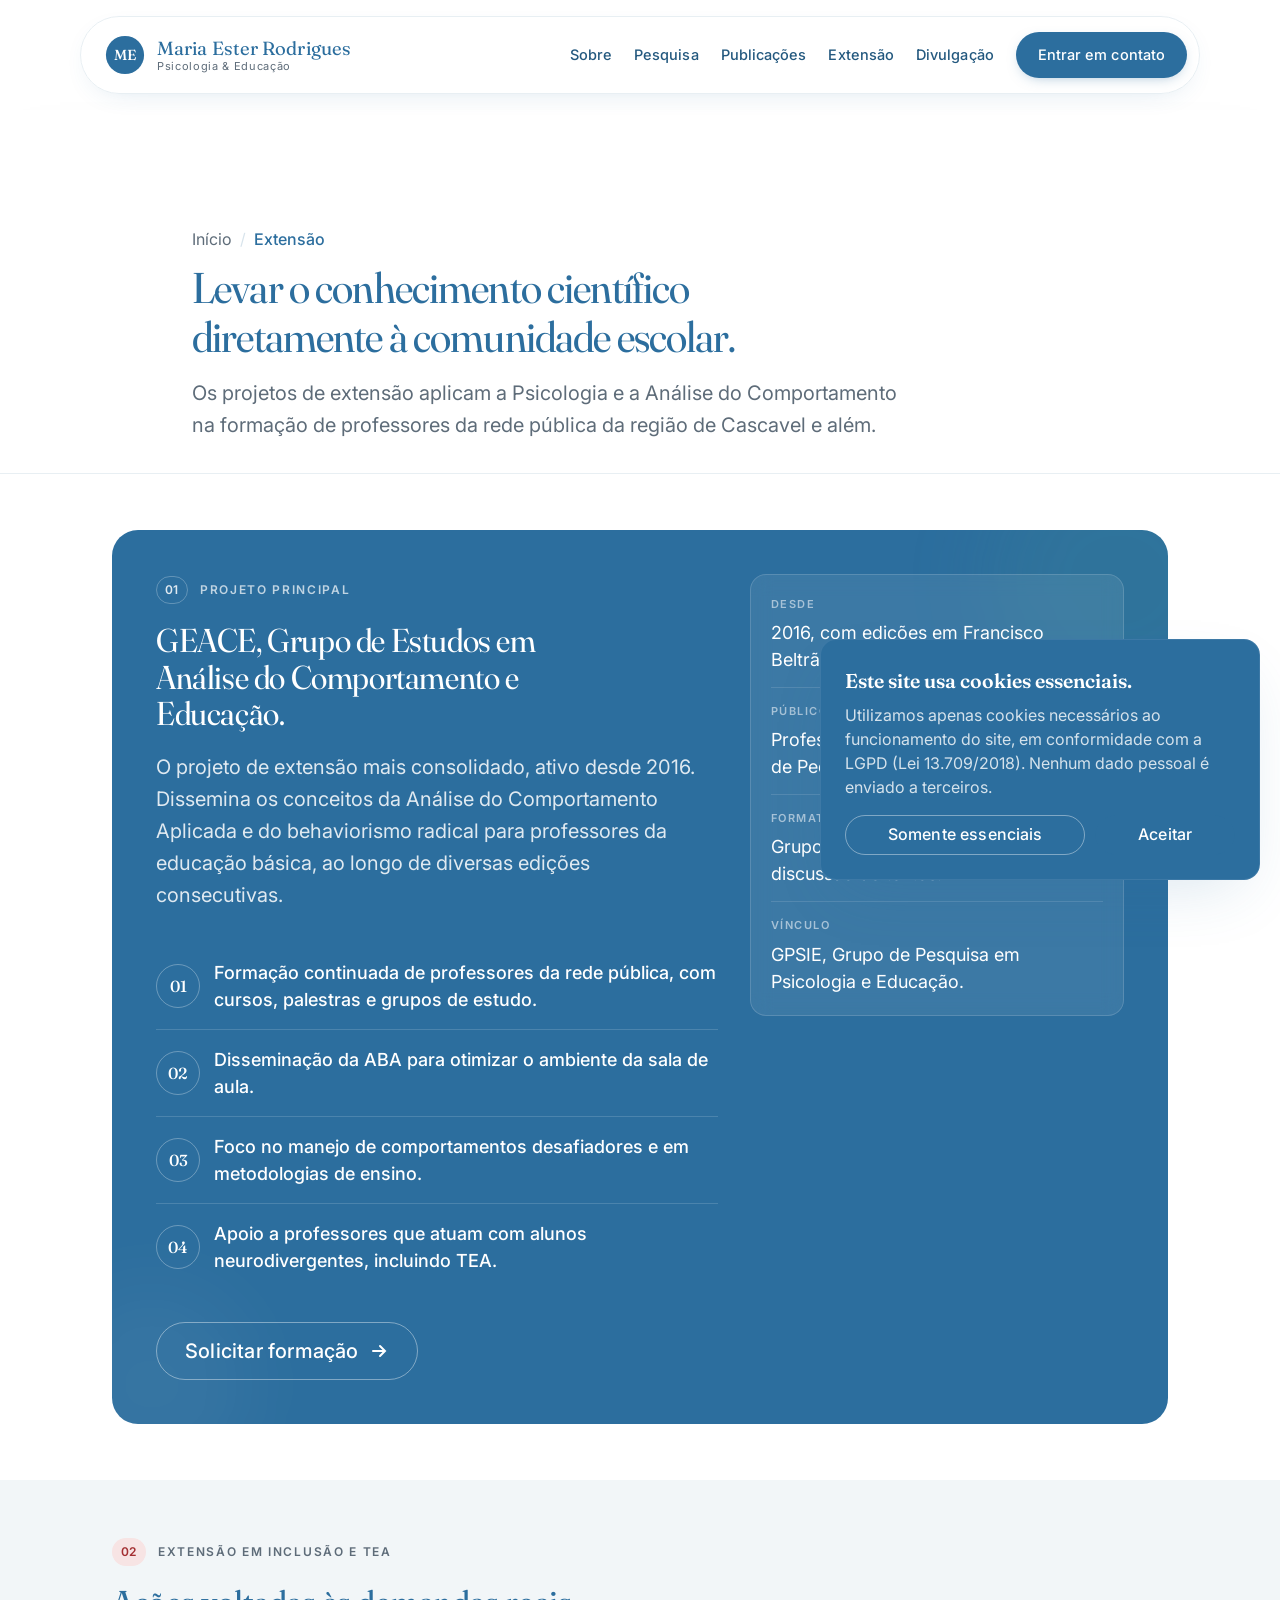
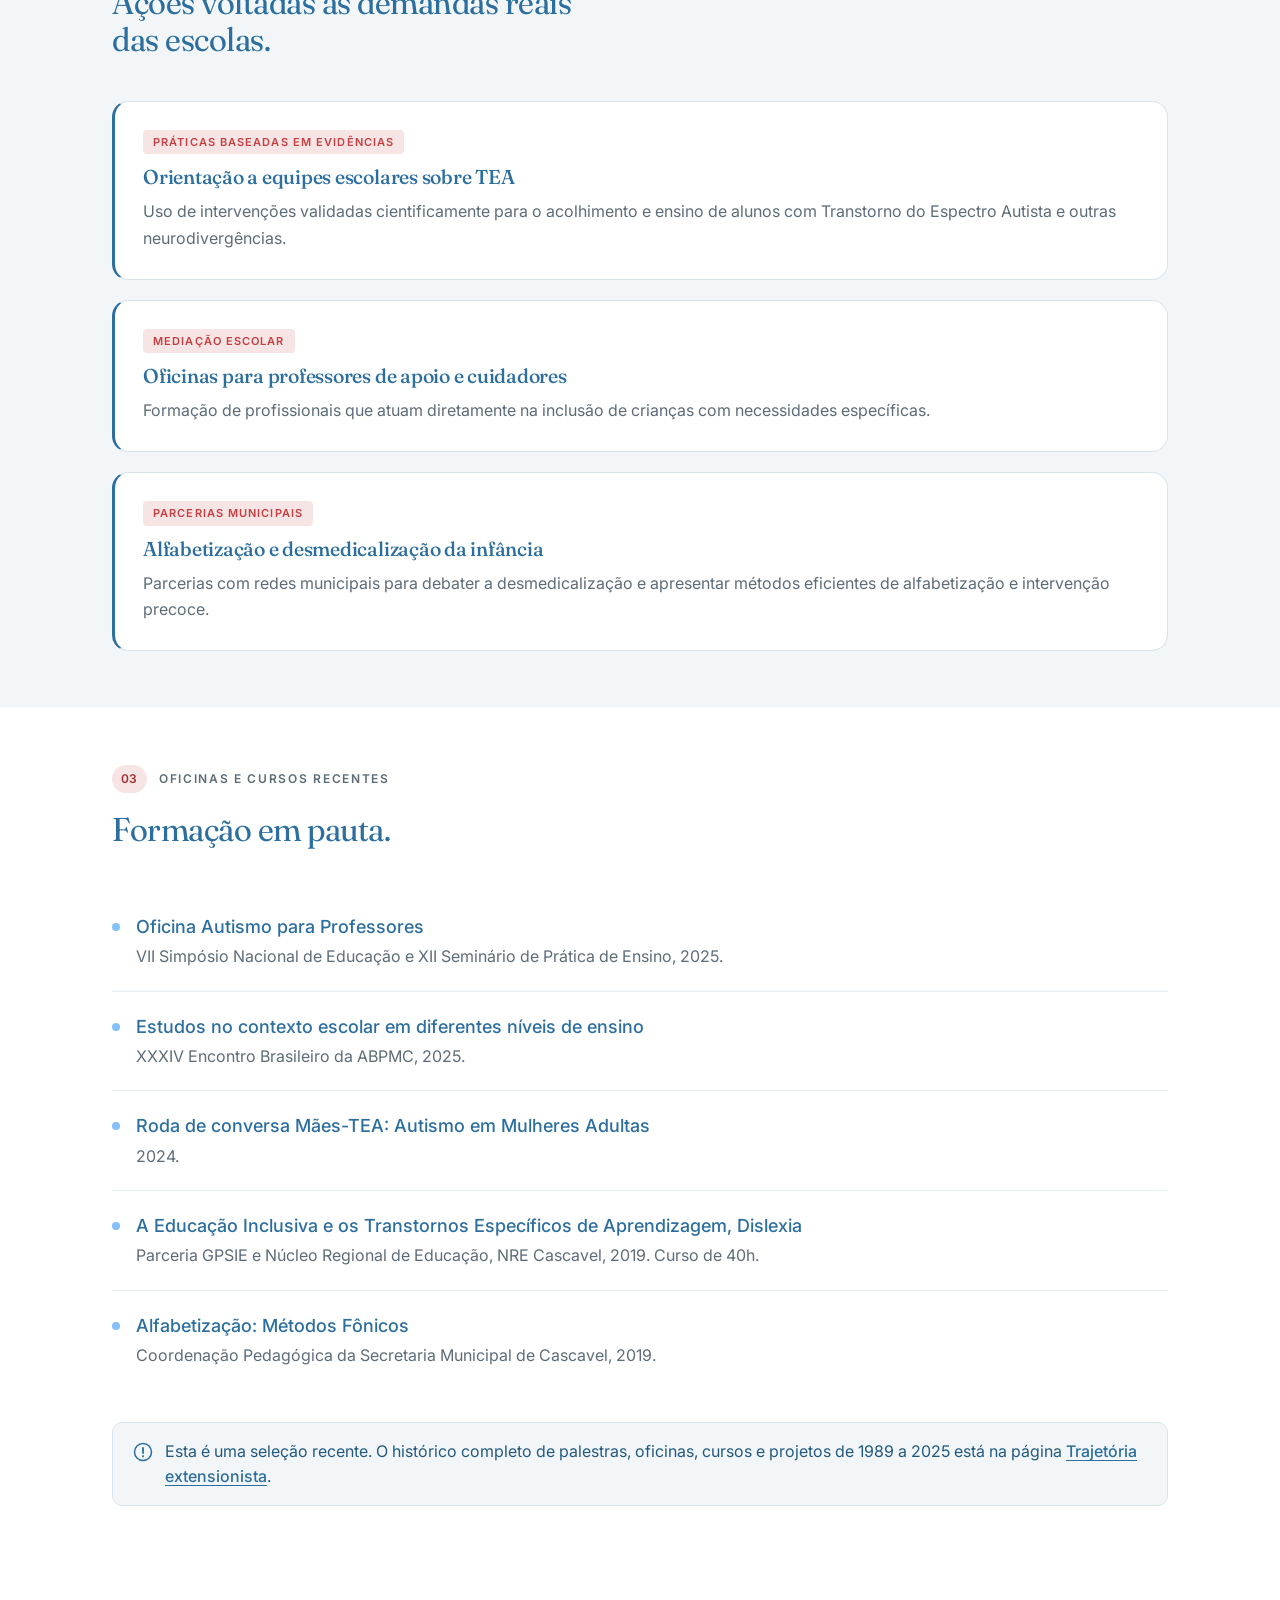
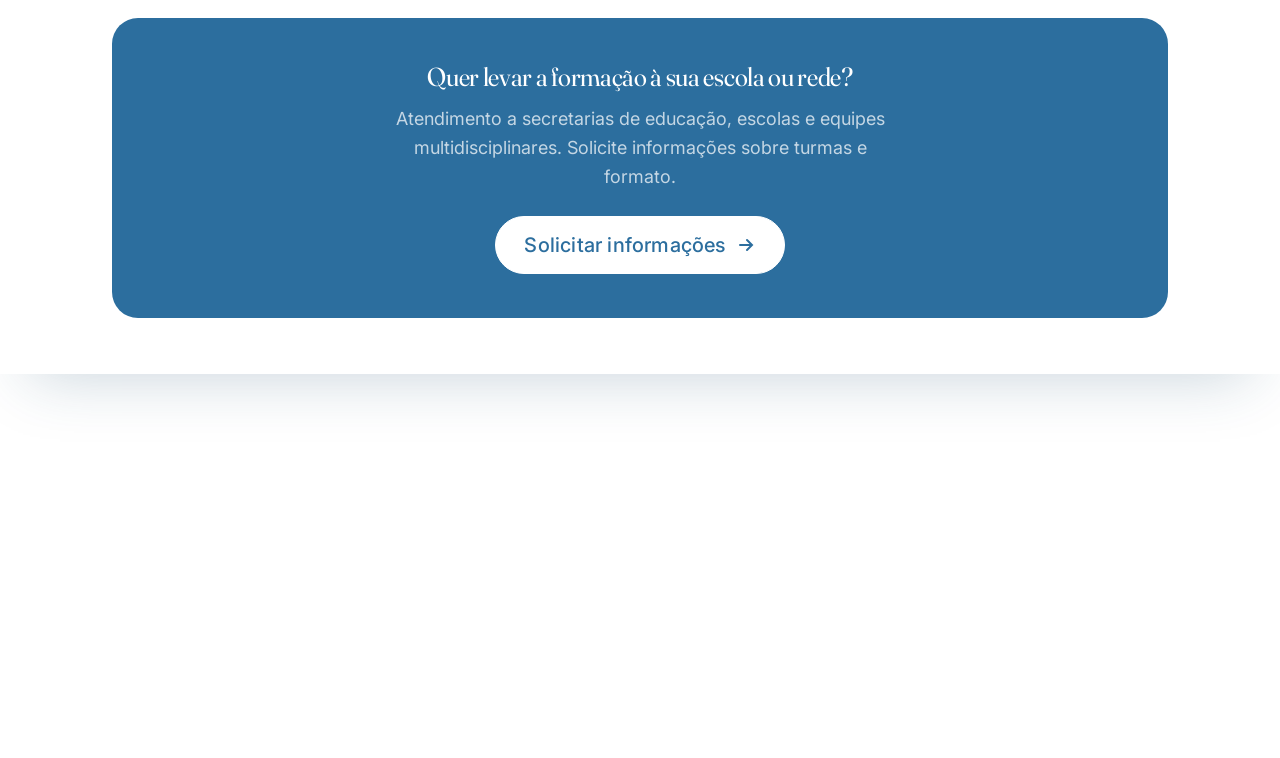
<file: gpsie_7/formacao.html>
<!doctype html>
<html lang="pt-BR">
<head>
  <meta charset="utf-8">
  <meta name="viewport" content="width=device-width, initial-scale=1, viewport-fit=cover">
  <meta name="theme-color" content="#2C6E9E">
  <meta name="color-scheme" content="light">
  <meta name="format-detection" content="telephone=no">
  <meta http-equiv="X-Content-Type-Options" content="nosniff">
  <meta name="referrer" content="strict-origin-when-cross-origin">

  <meta name="description" content="Extensão e formação: GEACE, oficinas sobre autismo, cursos de alfabetização e formação continuada de professores com a Dra. Maria Ester Rodrigues.">
  <meta name="robots" content="index, follow">
  <link rel="canonical" href="https://mariaesterrodrigues.com.br/formacao.html">

  <meta property="og:type" content="website">
  <meta property="og:locale" content="pt_BR">
  <meta property="og:site_name" content="Dra. Maria Ester Rodrigues">
  <meta property="og:title" content="Extensão | Dra. Maria Ester Rodrigues">
  <meta property="og:description" content="GEACE, oficinas e formação continuada de professores.">

  <title>Extensão | Dra. Maria Ester Rodrigues</title>

  <link rel="preconnect" href="https://fonts.googleapis.com">
  <link rel="preconnect" href="https://fonts.gstatic.com" crossorigin>
  <link rel="stylesheet" href="https://fonts.googleapis.com/css2?family=Fraunces:opsz,wght@9..144,400;9..144,500;9..144,600;9..144,700&amp;family=Inter:wght@400;500;600;700&amp;display=swap">

  <link rel="stylesheet" href="assets/css/style.css?v=20">
  <script src="assets/js/components.js?v=20" defer></script>
  <script src="assets/js/main.js?v=20" defer></script>
</head>
<body>
  <gpsie-header active="formacao"></gpsie-header>

  <main id="conteudo">

    <section class="page-hero">
      <div class="container page-hero__inner">
        <nav class="breadcrumb" aria-label="Trilha de navegação">
          <a href="index.html">Início</a>
          <span class="breadcrumb__sep" aria-hidden="true">/</span>
          <span aria-current="page">Extensão</span>
        </nav>
        <h1 class="page-hero__title">
          Levar o conhecimento científico diretamente à comunidade escolar.
        </h1>
        <p class="page-hero__lead">
          Os projetos de extensão aplicam a Psicologia e a Análise do Comportamento na formação de professores da rede pública da região de Cascavel e além.
        </p>
      </div>
    </section>

    <!-- ============= GEACE ============= -->
    <section class="reveal section">
      <div class="container">
        <div class="course">
          <div class="course__decor" aria-hidden="true">
            <div class="course__circle course__circle--1"></div>
            <div class="course__circle course__circle--2"></div>
          </div>

          <div class="course__content">
            <p class="eyebrow eyebrow--light eyebrow--number">
              <span class="eyebrow__num">01</span>
              Projeto principal
            </p>
            <h2 class="course__title">GEACE, Grupo de Estudos em Análise do Comportamento e Educação.</h2>
            <p class="course__body">
              O projeto de extensão mais consolidado, ativo desde 2016. Dissemina os conceitos da Análise do Comportamento Aplicada e do behaviorismo radical para professores da educação básica, ao longo de diversas edições consecutivas.
            </p>

            <ul class="course__points">
              <li>
                <span class="course__num">01</span>
                <span>Formação continuada de professores da rede pública, com cursos, palestras e grupos de estudo.</span>
              </li>
              <li>
                <span class="course__num">02</span>
                <span>Disseminação da ABA para otimizar o ambiente da sala de aula.</span>
              </li>
              <li>
                <span class="course__num">03</span>
                <span>Foco no manejo de comportamentos desafiadores e em metodologias de ensino.</span>
              </li>
              <li>
                <span class="course__num">04</span>
                <span>Apoio a professores que atuam com alunos neurodivergentes, incluindo TEA.</span>
              </li>
            </ul>

            <div class="course__actions">
              <a href="contato.html" class="btn btn--ghost btn--lg">
                Solicitar formação
                <svg width="20" height="20" viewBox="0 0 20 20" aria-hidden="true">
                  <path d="M4 10h11M11 5l5 5-5 5" stroke="currentColor" stroke-width="2" stroke-linecap="round" fill="none"/>
                </svg>
              </a>
            </div>
          </div>

          <aside class="course__aside" aria-label="Detalhes">
            <div class="course__aside-item">
              <p class="course__aside-label">Desde</p>
              <p class="course__aside-value">2016, com edições em Francisco Beltrão e Cascavel.</p>
            </div>
            <div class="course__aside-item">
              <p class="course__aside-label">Público</p>
              <p class="course__aside-value">Professores, estudantes e profissionais de Pedagogia e Psicologia.</p>
            </div>
            <div class="course__aside-item">
              <p class="course__aside-label">Formato</p>
              <p class="course__aside-value">Grupos de estudo, cine-debate e discussão de textos.</p>
            </div>
            <div class="course__aside-item">
              <p class="course__aside-label">Vínculo</p>
              <p class="course__aside-value">GPSIE, Grupo de Pesquisa em Psicologia e Educação.</p>
            </div>
          </aside>
        </div>
      </div>
    </section>

    <!-- ============= OUTRAS AÇÕES ============= -->
    <section class="reveal section section--tinted-2">
      <div class="container">
        <div class="section__head">
          <p class="eyebrow eyebrow--number">
            <span class="eyebrow__num">02</span>
            Extensão em inclusão e TEA
          </p>
          <h2 class="section__title">Ações voltadas às demandas reais das escolas.</h2>
        </div>

        <div class="project-list">
          <article class="project">
            <div class="project__meta"><span class="project__tag">Práticas baseadas em evidências</span></div>
            <h3 class="project__title">Orientação a equipes escolares sobre TEA</h3>
            <p class="project__body">Uso de intervenções validadas cientificamente para o acolhimento e ensino de alunos com Transtorno do Espectro Autista e outras neurodivergências.</p>
          </article>
          <article class="project">
            <div class="project__meta"><span class="project__tag">Mediação escolar</span></div>
            <h3 class="project__title">Oficinas para professores de apoio e cuidadores</h3>
            <p class="project__body">Formação de profissionais que atuam diretamente na inclusão de crianças com necessidades específicas.</p>
          </article>
          <article class="project">
            <div class="project__meta"><span class="project__tag">Parcerias municipais</span></div>
            <h3 class="project__title">Alfabetização e desmedicalização da infância</h3>
            <p class="project__body">Parcerias com redes municipais para debater a desmedicalização e apresentar métodos eficientes de alfabetização e intervenção precoce.</p>
          </article>
        </div>
      </div>
    </section>

    <!-- ============= HISTÓRICO DE OFICINAS ============= -->
    <section class="reveal section">
      <div class="container">
        <div class="section__head">
          <p class="eyebrow eyebrow--number">
            <span class="eyebrow__num">03</span>
            Oficinas e cursos recentes
          </p>
          <h2 class="section__title">Formação em pauta.</h2>
        </div>

        <div class="pub-group">
          <ul class="pub-list">
            <li class="pub"><span class="pub__marker" aria-hidden="true"></span><div class="pub__content"><p class="pub__title">Oficina Autismo para Professores</p><p class="pub__ref">VII Simpósio Nacional de Educação e XII Seminário de Prática de Ensino, 2025.</p></div></li>
            <li class="pub"><span class="pub__marker" aria-hidden="true"></span><div class="pub__content"><p class="pub__title">Estudos no contexto escolar em diferentes níveis de ensino</p><p class="pub__ref">XXXIV Encontro Brasileiro da ABPMC, 2025.</p></div></li>
            <li class="pub"><span class="pub__marker" aria-hidden="true"></span><div class="pub__content"><p class="pub__title">Roda de conversa Mães-TEA: Autismo em Mulheres Adultas</p><p class="pub__ref">2024.</p></div></li>
            <li class="pub"><span class="pub__marker" aria-hidden="true"></span><div class="pub__content"><p class="pub__title">A Educação Inclusiva e os Transtornos Específicos de Aprendizagem, Dislexia</p><p class="pub__ref">Parceria GPSIE e Núcleo Regional de Educação, NRE Cascavel, 2019. Curso de 40h.</p></div></li>
            <li class="pub"><span class="pub__marker" aria-hidden="true"></span><div class="pub__content"><p class="pub__title">Alfabetização: Métodos Fônicos</p><p class="pub__ref">Coordenação Pedagógica da Secretaria Municipal de Cascavel, 2019.</p></div></li>
          </ul>
        </div>

        <div class="pubs__note">
          <svg width="20" height="20" viewBox="0 0 20 20" aria-hidden="true">
            <circle cx="10" cy="10" r="8.5" stroke="currentColor" stroke-width="1.5" fill="none"/>
            <path d="M10 6v5M10 14v0.5" stroke="currentColor" stroke-width="1.8" stroke-linecap="round"/>
          </svg>
          <p>Esta é uma seleção recente. O histórico completo de palestras, oficinas, cursos e projetos de 1989 a 2025 está na página <a href="trajetoria.html">Trajetória extensionista</a>.</p>
        </div>
      </div>
    </section>

    <section class="reveal section">
      <div class="container">
        <div class="cta-band">
          <h2 class="cta-band__title">Quer levar a formação à sua escola ou rede?</h2>
          <p class="cta-band__text">
            Atendimento a secretarias de educação, escolas e equipes multidisciplinares. Solicite informações sobre turmas e formato.
          </p>
          <a href="contato.html" class="btn btn--on-dark btn--lg">
            Solicitar informações
            <svg width="20" height="20" viewBox="0 0 20 20" aria-hidden="true">
              <path d="M4 10h11M11 5l5 5-5 5" stroke="currentColor" stroke-width="2" stroke-linecap="round" fill="none"/>
            </svg>
          </a>
        </div>
      </div>
    </section>

  </main>

  <gpsie-footer></gpsie-footer>
  <gpsie-cookie></gpsie-cookie>
</body>
</html>
</file>
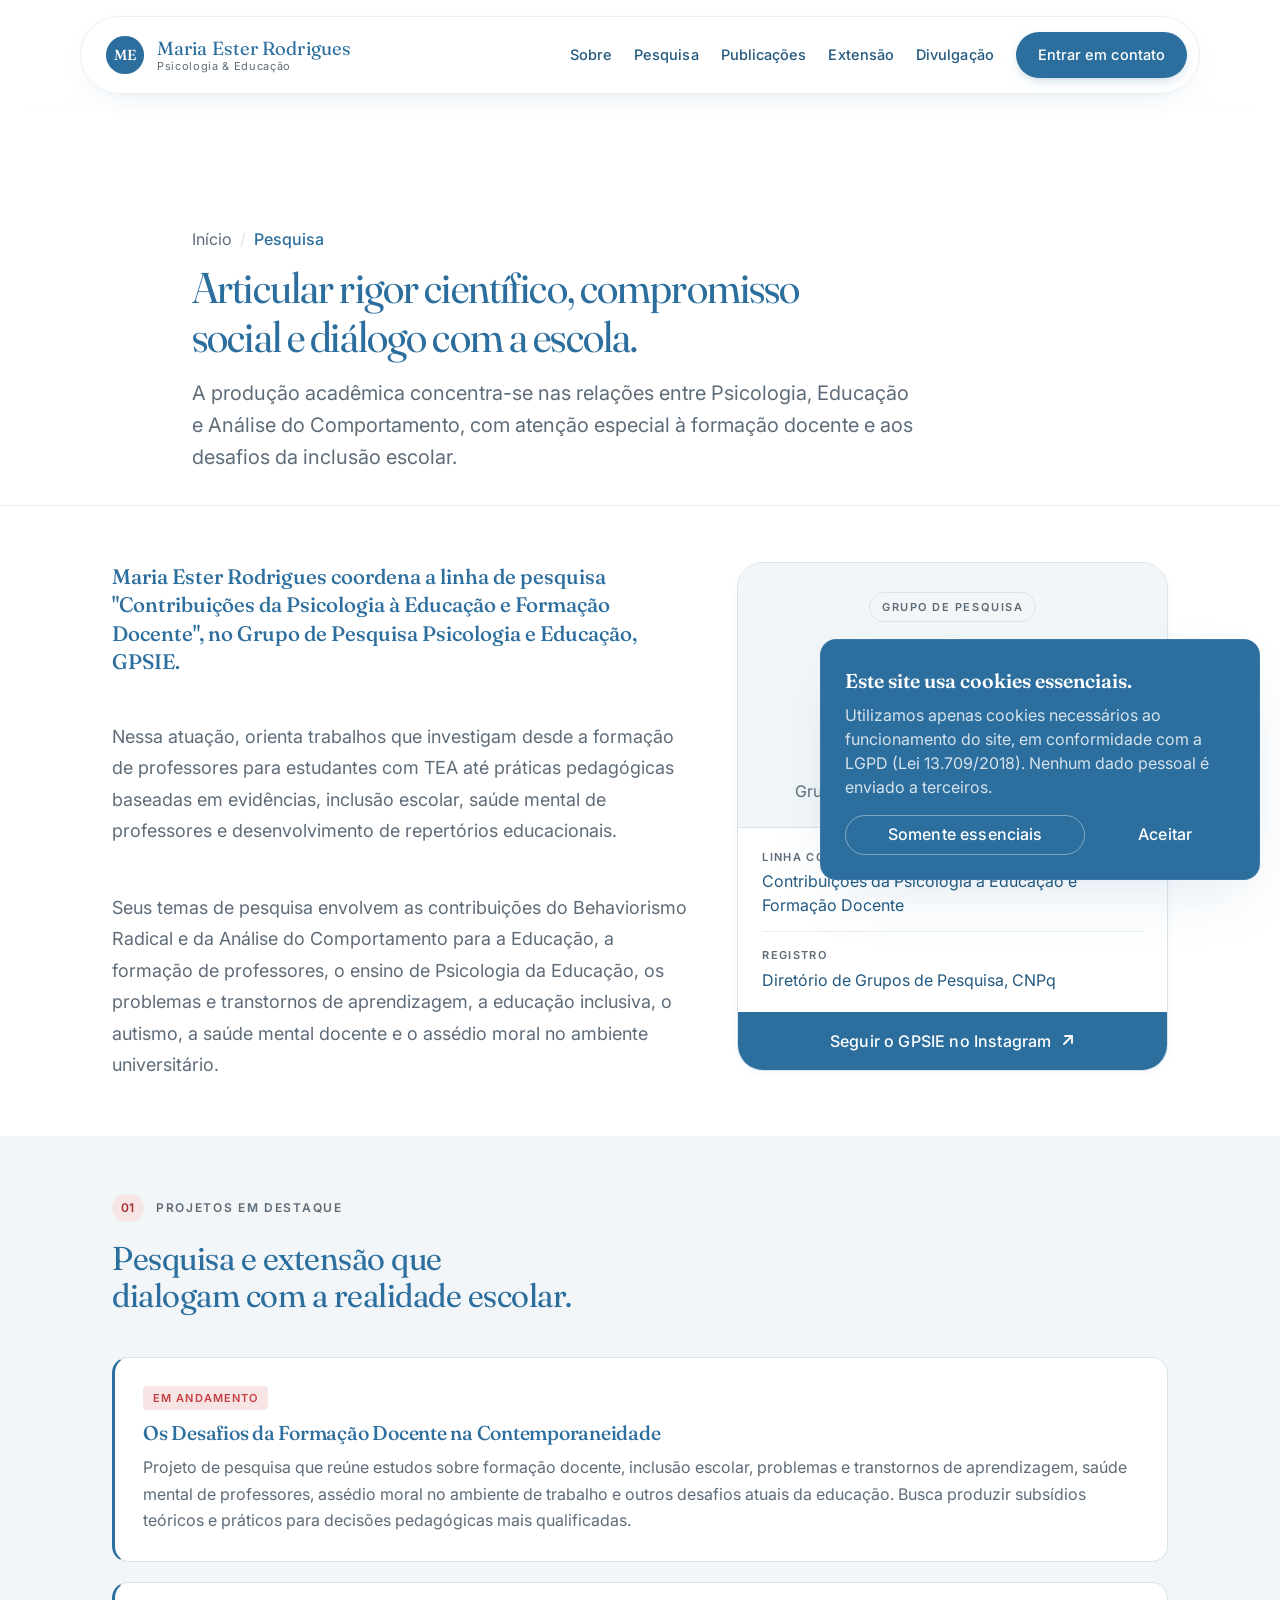
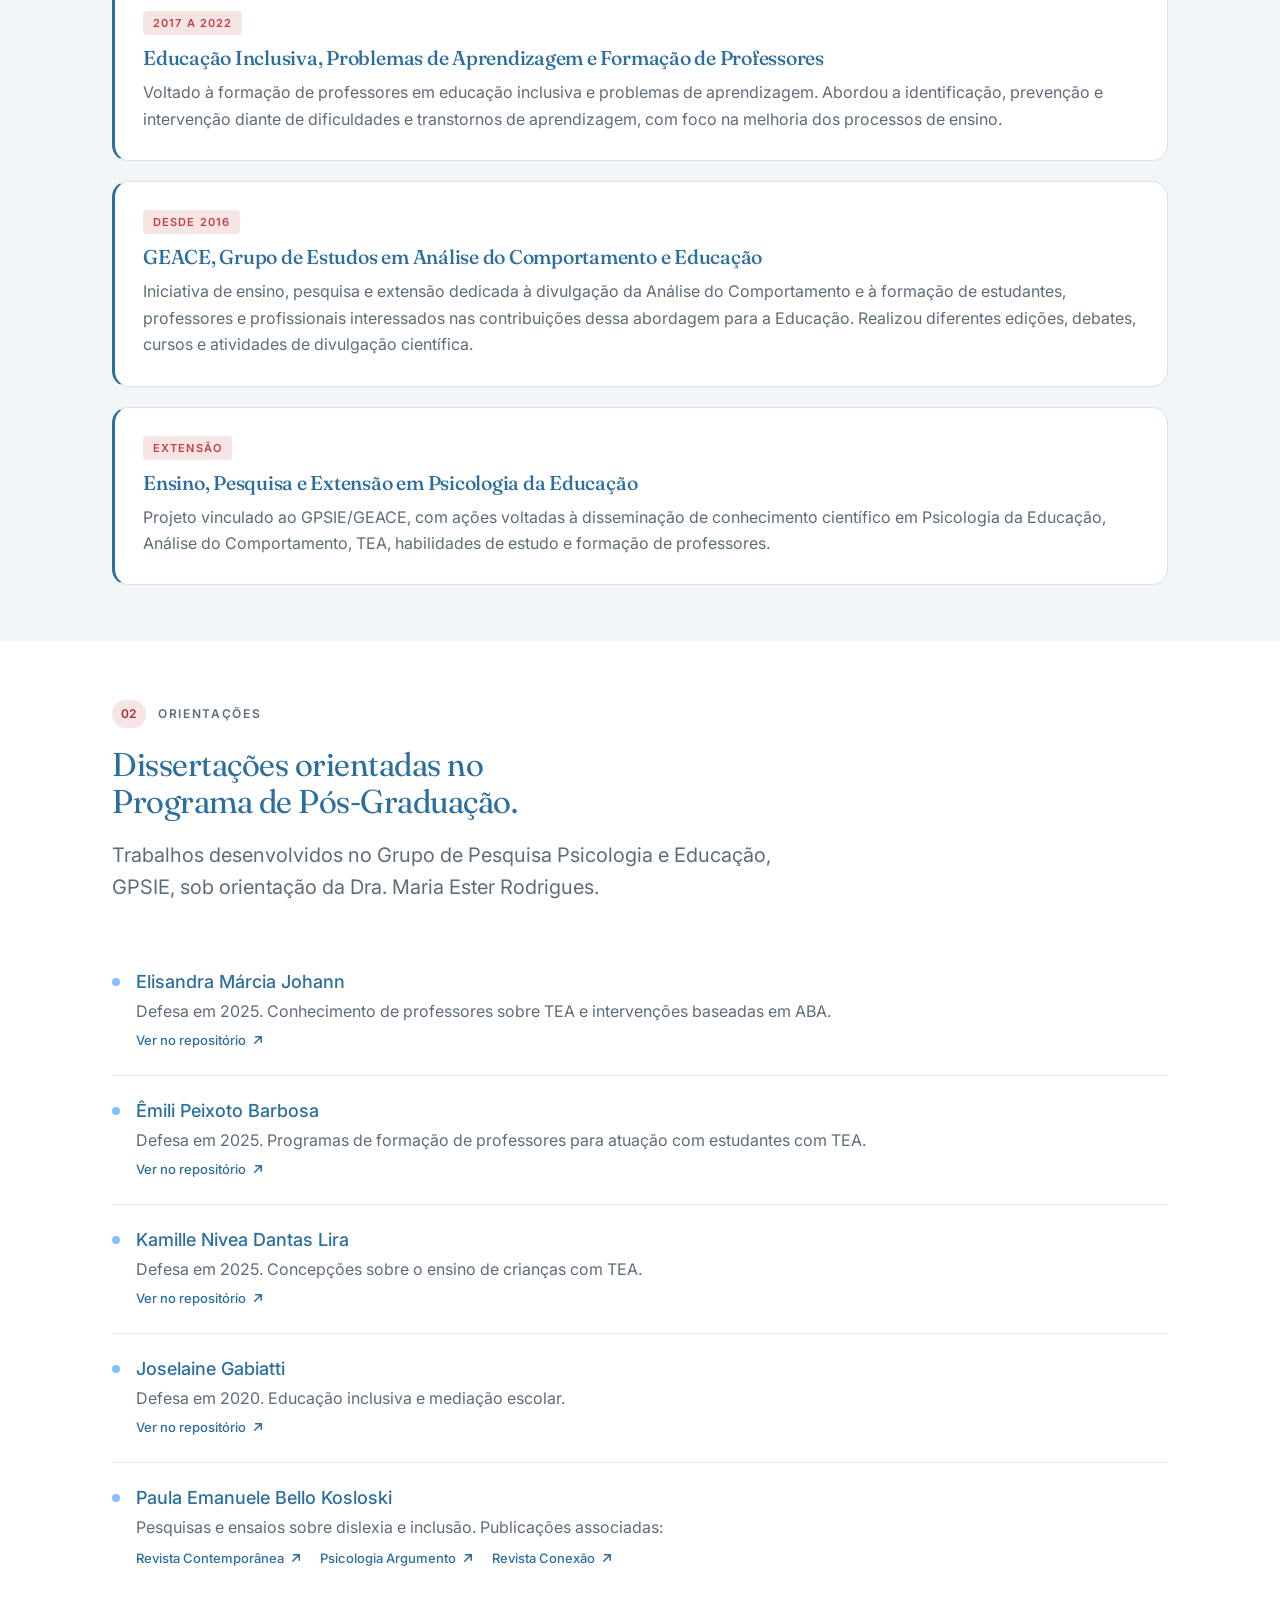
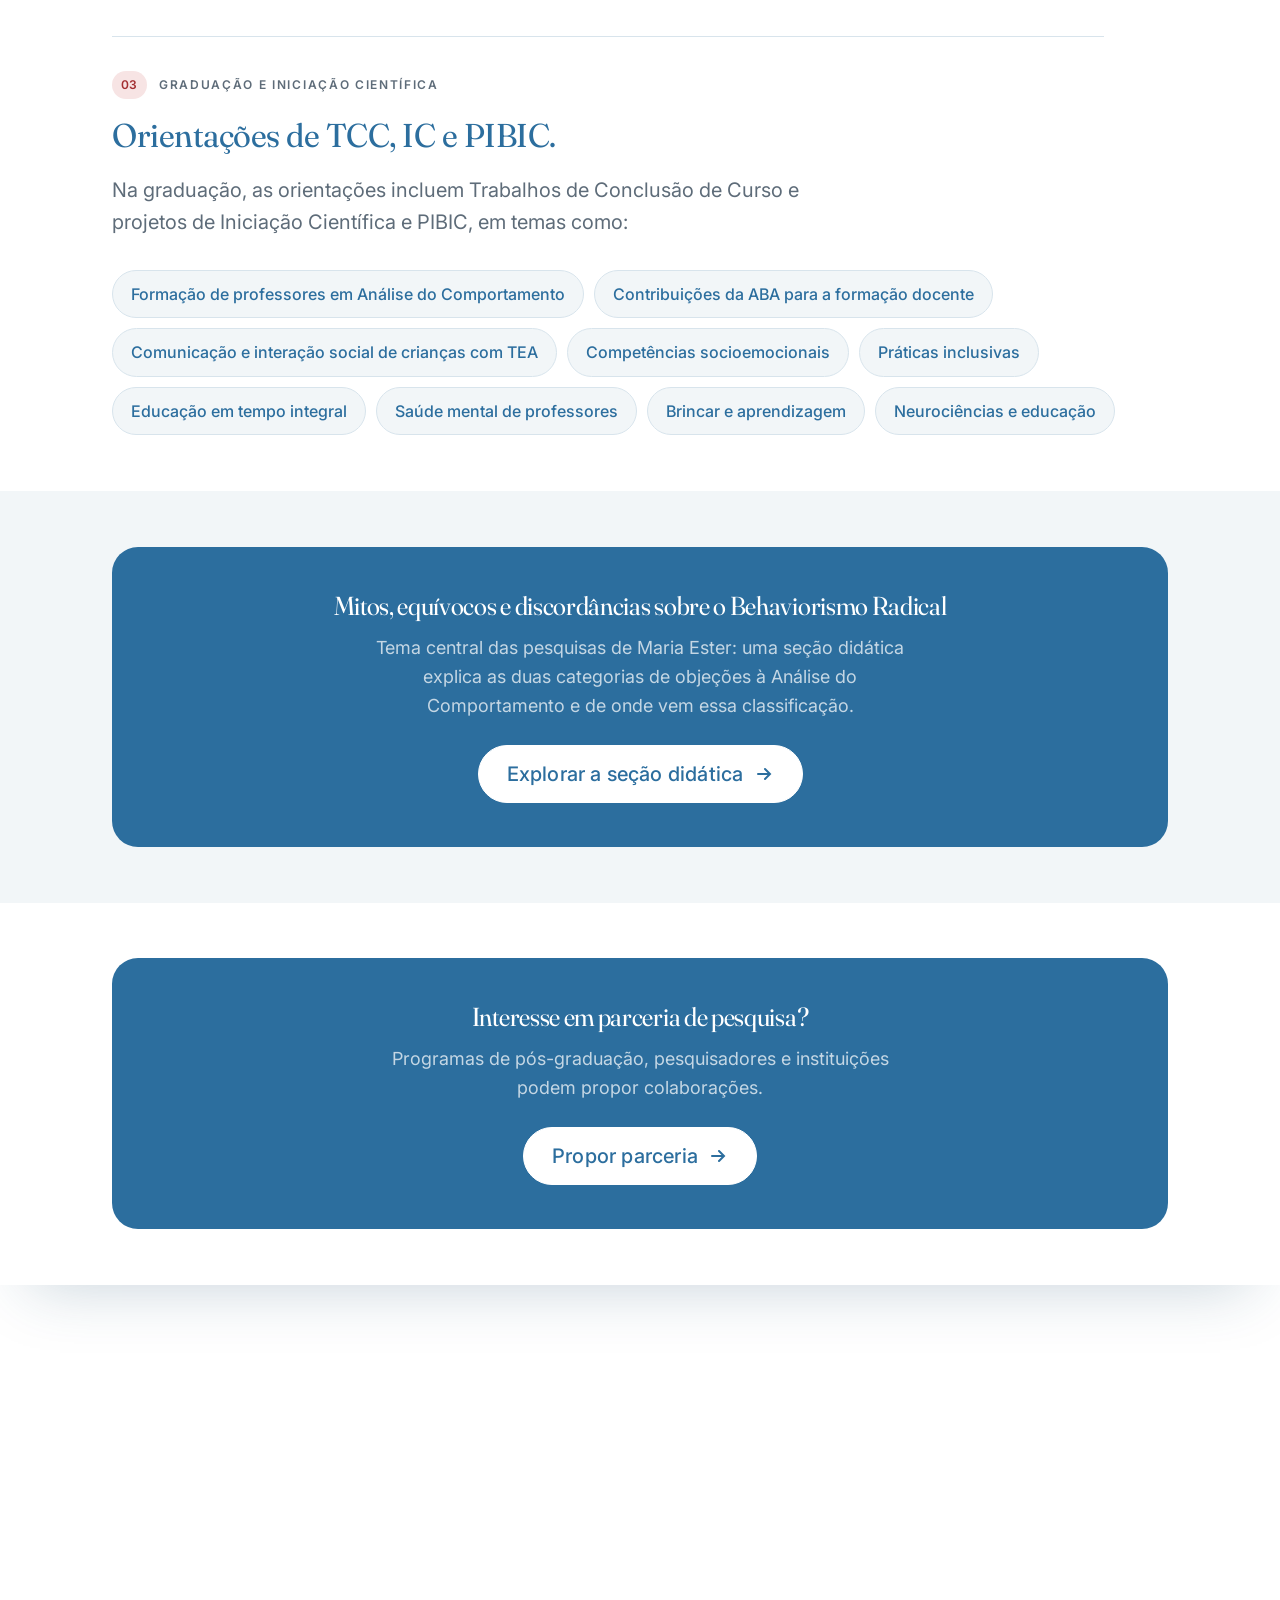
<file: gpsie_7/pesquisa.html>
<!doctype html>
<html lang="pt-BR">
<head>
  <meta charset="utf-8">
  <meta name="viewport" content="width=device-width, initial-scale=1, viewport-fit=cover">
  <meta name="theme-color" content="#2C6E9E">
  <meta name="color-scheme" content="light">
  <meta name="format-detection" content="telephone=no">
  <meta http-equiv="X-Content-Type-Options" content="nosniff">
  <meta name="referrer" content="strict-origin-when-cross-origin">

  <meta name="description" content="Pesquisa da Dra. Maria Ester Rodrigues: linha de pesquisa no GPSIE, projetos sobre formação docente, inclusão, TEA e Análise do Comportamento.">
  <meta name="robots" content="index, follow">
  <link rel="canonical" href="https://mariaesterrodrigues.com.br/pesquisa.html">

  <meta property="og:type" content="website">
  <meta property="og:locale" content="pt_BR">
  <meta property="og:site_name" content="Dra. Maria Ester Rodrigues">
  <meta property="og:title" content="Pesquisa | Dra. Maria Ester Rodrigues">
  <meta property="og:description" content="Linha de pesquisa e projetos em Psicologia da Educação.">

  <title>Pesquisa | Dra. Maria Ester Rodrigues</title>

  <link rel="preconnect" href="https://fonts.googleapis.com">
  <link rel="preconnect" href="https://fonts.gstatic.com" crossorigin>
  <link rel="stylesheet" href="https://fonts.googleapis.com/css2?family=Fraunces:opsz,wght@9..144,400;9..144,500;9..144,600;9..144,700&amp;family=Inter:wght@400;500;600;700&amp;display=swap">

  <link rel="stylesheet" href="assets/css/style.css?v=20">
  <script src="assets/js/components.js?v=20" defer></script>
  <script src="assets/js/main.js?v=20" defer></script>
</head>
<body>
  <gpsie-header active="pesquisa"></gpsie-header>

  <main id="conteudo">

    <section class="page-hero">
      <div class="container page-hero__inner">
        <nav class="breadcrumb" aria-label="Trilha de navegação">
          <a href="index.html">Início</a>
          <span class="breadcrumb__sep" aria-hidden="true">/</span>
          <span aria-current="page">Pesquisa</span>
        </nav>
        <h1 class="page-hero__title">
          Articular rigor científico, compromisso social e diálogo com a escola.
        </h1>
        <p class="page-hero__lead">
          A produção acadêmica concentra-se nas relações entre Psicologia, Educação e Análise do Comportamento, com atenção especial à formação docente e aos desafios da inclusão escolar.
        </p>
      </div>
    </section>

    <!-- ============= LINHA DE PESQUISA ============= -->
    <section class="reveal section">
      <div class="container">
        <div class="sobre">
          <div class="sobre__text prose">
            <p class="sobre__lead">
              Maria Ester Rodrigues coordena a linha de pesquisa <strong>"Contribuições da Psicologia à Educação e Formação Docente"</strong>, no Grupo de Pesquisa Psicologia e Educação, GPSIE.
            </p>
            <p>
              Nessa atuação, orienta trabalhos que investigam desde a formação de professores para estudantes com TEA até práticas pedagógicas baseadas em evidências, inclusão escolar, saúde mental de professores e desenvolvimento de repertórios educacionais.
            </p>
            <p>
              Seus temas de pesquisa envolvem as contribuições do Behaviorismo Radical e da Análise do Comportamento para a Educação, a formação de professores, o ensino de Psicologia da Educação, os problemas e transtornos de aprendizagem, a educação inclusiva, o autismo, a saúde mental docente e o assédio moral no ambiente universitário.
            </p>
          </div>

          <aside class="coord-card">
            <div class="coord-card__top">
              <span class="coord-card__badge">Grupo de pesquisa</span>
              <div class="coord-card__avatar" aria-hidden="true">
                <span>GP</span>
              </div>
              <p class="coord-card__name">GPSIE</p>
              <p class="coord-card__role">Grupo de Pesquisa Psicologia e Educação</p>
            </div>

            <ul class="coord-card__list">
              <li>
                <span class="coord-card__k">Linha coordenada</span>
                <span class="coord-card__v">Contribuições da Psicologia à Educação e Formação Docente</span>
              </li>
              <li>
                <span class="coord-card__k">Registro</span>
                <span class="coord-card__v">Diretório de Grupos de Pesquisa, CNPq</span>
              </li>
            </ul>

            <a href="https://www.instagram.com/gp.psie/" target="_blank" rel="noopener noreferrer" class="coord-card__link">
              Seguir o GPSIE no Instagram
              <svg width="16" height="16" viewBox="0 0 16 16" aria-hidden="true">
                <path d="M6 3h7v7M13 3 5 11" stroke="currentColor" stroke-width="1.8" fill="none" stroke-linecap="round"/>
              </svg>
            </a>
          </aside>
        </div>
      </div>
    </section>

    <!-- ============= PROJETOS ============= -->
    <section class="reveal section section--tinted-2">
      <div class="container">
        <div class="section__head">
          <p class="eyebrow eyebrow--number">
            <span class="eyebrow__num">01</span>
            Projetos em destaque
          </p>
          <h2 class="section__title">Pesquisa e extensão que dialogam com a realidade escolar.</h2>
        </div>

        <div class="project-list">
          <article class="project">
            <div class="project__meta">
              <span class="project__tag">Em andamento</span>
            </div>
            <h3 class="project__title">Os Desafios da Formação Docente na Contemporaneidade</h3>
            <p class="project__body">
              Projeto de pesquisa que reúne estudos sobre formação docente, inclusão escolar, problemas e transtornos de aprendizagem, saúde mental de professores, assédio moral no ambiente de trabalho e outros desafios atuais da educação. Busca produzir subsídios teóricos e práticos para decisões pedagógicas mais qualificadas.
            </p>
          </article>

          <article class="project">
            <div class="project__meta">
              <span class="project__tag">2017 a 2022</span>
            </div>
            <h3 class="project__title">Educação Inclusiva, Problemas de Aprendizagem e Formação de Professores</h3>
            <p class="project__body">
              Voltado à formação de professores em educação inclusiva e problemas de aprendizagem. Abordou a identificação, prevenção e intervenção diante de dificuldades e transtornos de aprendizagem, com foco na melhoria dos processos de ensino.
            </p>
          </article>

          <article class="project">
            <div class="project__meta">
              <span class="project__tag">Desde 2016</span>
            </div>
            <h3 class="project__title">GEACE, Grupo de Estudos em Análise do Comportamento e Educação</h3>
            <p class="project__body">
              Iniciativa de ensino, pesquisa e extensão dedicada à divulgação da Análise do Comportamento e à formação de estudantes, professores e profissionais interessados nas contribuições dessa abordagem para a Educação. Realizou diferentes edições, debates, cursos e atividades de divulgação científica.
            </p>
          </article>

          <article class="project">
            <div class="project__meta">
              <span class="project__tag">Extensão</span>
            </div>
            <h3 class="project__title">Ensino, Pesquisa e Extensão em Psicologia da Educação</h3>
            <p class="project__body">
              Projeto vinculado ao GPSIE/GEACE, com ações voltadas à disseminação de conhecimento científico em Psicologia da Educação, Análise do Comportamento, TEA, habilidades de estudo e formação de professores.
            </p>
          </article>
        </div>
      </div>
    </section>

    <!-- ============= ORIENTAÇÕES ============= -->
    <section class="reveal section">
      <div class="container">
        <div class="section__head">
          <p class="eyebrow eyebrow--number">
            <span class="eyebrow__num">02</span>
            Orientações
          </p>
          <h2 class="section__title">Dissertações orientadas no Programa de Pós-Graduação.</h2>
          <p class="section__intro">
            Trabalhos desenvolvidos no Grupo de Pesquisa Psicologia e Educação, GPSIE, sob orientação da Dra. Maria Ester Rodrigues.
          </p>
        </div>

        <div class="pub-group">
          <ul class="pub-list">
            <li class="pub">
              <span class="pub__marker" aria-hidden="true"></span>
              <div class="pub__content">
                <p class="pub__title">Elisandra Márcia Johann</p>
                <p class="pub__ref">Defesa em 2025. Conhecimento de professores sobre TEA e intervenções baseadas em ABA.</p>
                <a href="https://tede.unioeste.br/handle/tede/8357" target="_blank" rel="noopener noreferrer" class="pub__link">Ver no repositório<svg width="13" height="13" viewBox="0 0 14 14" aria-hidden="true"><path d="M5 3h6v6M11 3 4 10" stroke="currentColor" stroke-width="1.6" fill="none" stroke-linecap="round"/></svg></a>
              </div>
            </li>
            <li class="pub">
              <span class="pub__marker" aria-hidden="true"></span>
              <div class="pub__content">
                <p class="pub__title">Êmili Peixoto Barbosa</p>
                <p class="pub__ref">Defesa em 2025. Programas de formação de professores para atuação com estudantes com TEA.</p>
                <a href="https://tede.unioeste.br/handle/tede/7939" target="_blank" rel="noopener noreferrer" class="pub__link">Ver no repositório<svg width="13" height="13" viewBox="0 0 14 14" aria-hidden="true"><path d="M5 3h6v6M11 3 4 10" stroke="currentColor" stroke-width="1.6" fill="none" stroke-linecap="round"/></svg></a>
              </div>
            </li>
            <li class="pub">
              <span class="pub__marker" aria-hidden="true"></span>
              <div class="pub__content">
                <p class="pub__title">Kamille Nivea Dantas Lira</p>
                <p class="pub__ref">Defesa em 2025. Concepções sobre o ensino de crianças com TEA.</p>
                <a href="https://tede.unioeste.br/handle/tede/8001" target="_blank" rel="noopener noreferrer" class="pub__link">Ver no repositório<svg width="13" height="13" viewBox="0 0 14 14" aria-hidden="true"><path d="M5 3h6v6M11 3 4 10" stroke="currentColor" stroke-width="1.6" fill="none" stroke-linecap="round"/></svg></a>
              </div>
            </li>
            <li class="pub">
              <span class="pub__marker" aria-hidden="true"></span>
              <div class="pub__content">
                <p class="pub__title">Joselaine Gabiatti</p>
                <p class="pub__ref">Defesa em 2020. Educação inclusiva e mediação escolar.</p>
                <a href="https://tede.unioeste.br/handle/tede/5238" target="_blank" rel="noopener noreferrer" class="pub__link">Ver no repositório<svg width="13" height="13" viewBox="0 0 14 14" aria-hidden="true"><path d="M5 3h6v6M11 3 4 10" stroke="currentColor" stroke-width="1.6" fill="none" stroke-linecap="round"/></svg></a>
              </div>
            </li>
            <li class="pub">
              <span class="pub__marker" aria-hidden="true"></span>
              <div class="pub__content">
                <p class="pub__title">Paula Emanuele Bello Kosloski</p>
                <p class="pub__ref">Pesquisas e ensaios sobre dislexia e inclusão. Publicações associadas:</p>
                <span class="pub__links-row">
                  <a href="https://ojs.revistacontemporanea.com/ojs/index.php/home/article/view/1676" target="_blank" rel="noopener noreferrer" class="pub__link">Revista Contemporânea<svg width="13" height="13" viewBox="0 0 14 14" aria-hidden="true"><path d="M5 3h6v6M11 3 4 10" stroke="currentColor" stroke-width="1.6" fill="none" stroke-linecap="round"/></svg></a>
                  <a href="https://periodicos.pucpr.br/psicologiaargumento/article/view/25011" target="_blank" rel="noopener noreferrer" class="pub__link">Psicologia Argumento<svg width="13" height="13" viewBox="0 0 14 14" aria-hidden="true"><path d="M5 3h6v6M11 3 4 10" stroke="currentColor" stroke-width="1.6" fill="none" stroke-linecap="round"/></svg></a>
                  <a href="https://revistas.uepg.br/index.php/conexao/pt_BR/article/view/11744" target="_blank" rel="noopener noreferrer" class="pub__link">Revista Conexão<svg width="13" height="13" viewBox="0 0 14 14" aria-hidden="true"><path d="M5 3h6v6M11 3 4 10" stroke="currentColor" stroke-width="1.6" fill="none" stroke-linecap="round"/></svg></a>
                </span>
              </div>
            </li>
          </ul>
        </div>

        <div class="section__head section__head--sub">
          <p class="eyebrow eyebrow--number">
            <span class="eyebrow__num">03</span>
            Graduação e iniciação científica
          </p>
          <h2 class="section__title">Orientações de TCC, IC e PIBIC.</h2>
          <p class="section__intro">
            Na graduação, as orientações incluem Trabalhos de Conclusão de Curso e projetos de Iniciação Científica e PIBIC, em temas como:
          </p>
        </div>

        <ul class="tags-grid">
          <li class="tag-item">Formação de professores em Análise do Comportamento</li>
          <li class="tag-item">Contribuições da ABA para a formação docente</li>
          <li class="tag-item">Comunicação e interação social de crianças com TEA</li>
          <li class="tag-item">Competências socioemocionais</li>
          <li class="tag-item">Práticas inclusivas</li>
          <li class="tag-item">Educação em tempo integral</li>
          <li class="tag-item">Saúde mental de professores</li>
          <li class="tag-item">Brincar e aprendizagem</li>
          <li class="tag-item">Neurociências e educação</li>
        </ul>
      </div>
    </section>

    <!-- ============= BEHAVIORISMO (chamada) ============= -->
    <section class="reveal section section--tinted-2">
      <div class="container">
        <div class="cta-band">
          <h2 class="cta-band__title">Mitos, equívocos e discordâncias sobre o Behaviorismo Radical</h2>
          <p class="cta-band__text">
            Tema central das pesquisas de Maria Ester: uma seção didática explica as duas categorias de objeções à Análise do Comportamento e de onde vem essa classificação.
          </p>
          <a href="behaviorismo.html" class="btn btn--on-dark btn--lg">
            Explorar a seção didática
            <svg width="20" height="20" viewBox="0 0 20 20" aria-hidden="true">
              <path d="M4 10h11M11 5l5 5-5 5" stroke="currentColor" stroke-width="2" stroke-linecap="round" fill="none"/>
            </svg>
          </a>
        </div>
      </div>
    </section>

    <section class="reveal section">
      <div class="container">
        <div class="cta-band">
          <h2 class="cta-band__title">Interesse em parceria de pesquisa?</h2>
          <p class="cta-band__text">
            Programas de pós-graduação, pesquisadores e instituições podem propor colaborações.
          </p>
          <a href="contato.html" class="btn btn--on-dark btn--lg">
            Propor parceria
            <svg width="20" height="20" viewBox="0 0 20 20" aria-hidden="true">
              <path d="M4 10h11M11 5l5 5-5 5" stroke="currentColor" stroke-width="2" stroke-linecap="round" fill="none"/>
            </svg>
          </a>
        </div>
      </div>
    </section>

  </main>

  <gpsie-footer></gpsie-footer>
  <gpsie-cookie></gpsie-cookie>
</body>
</html>
</file>
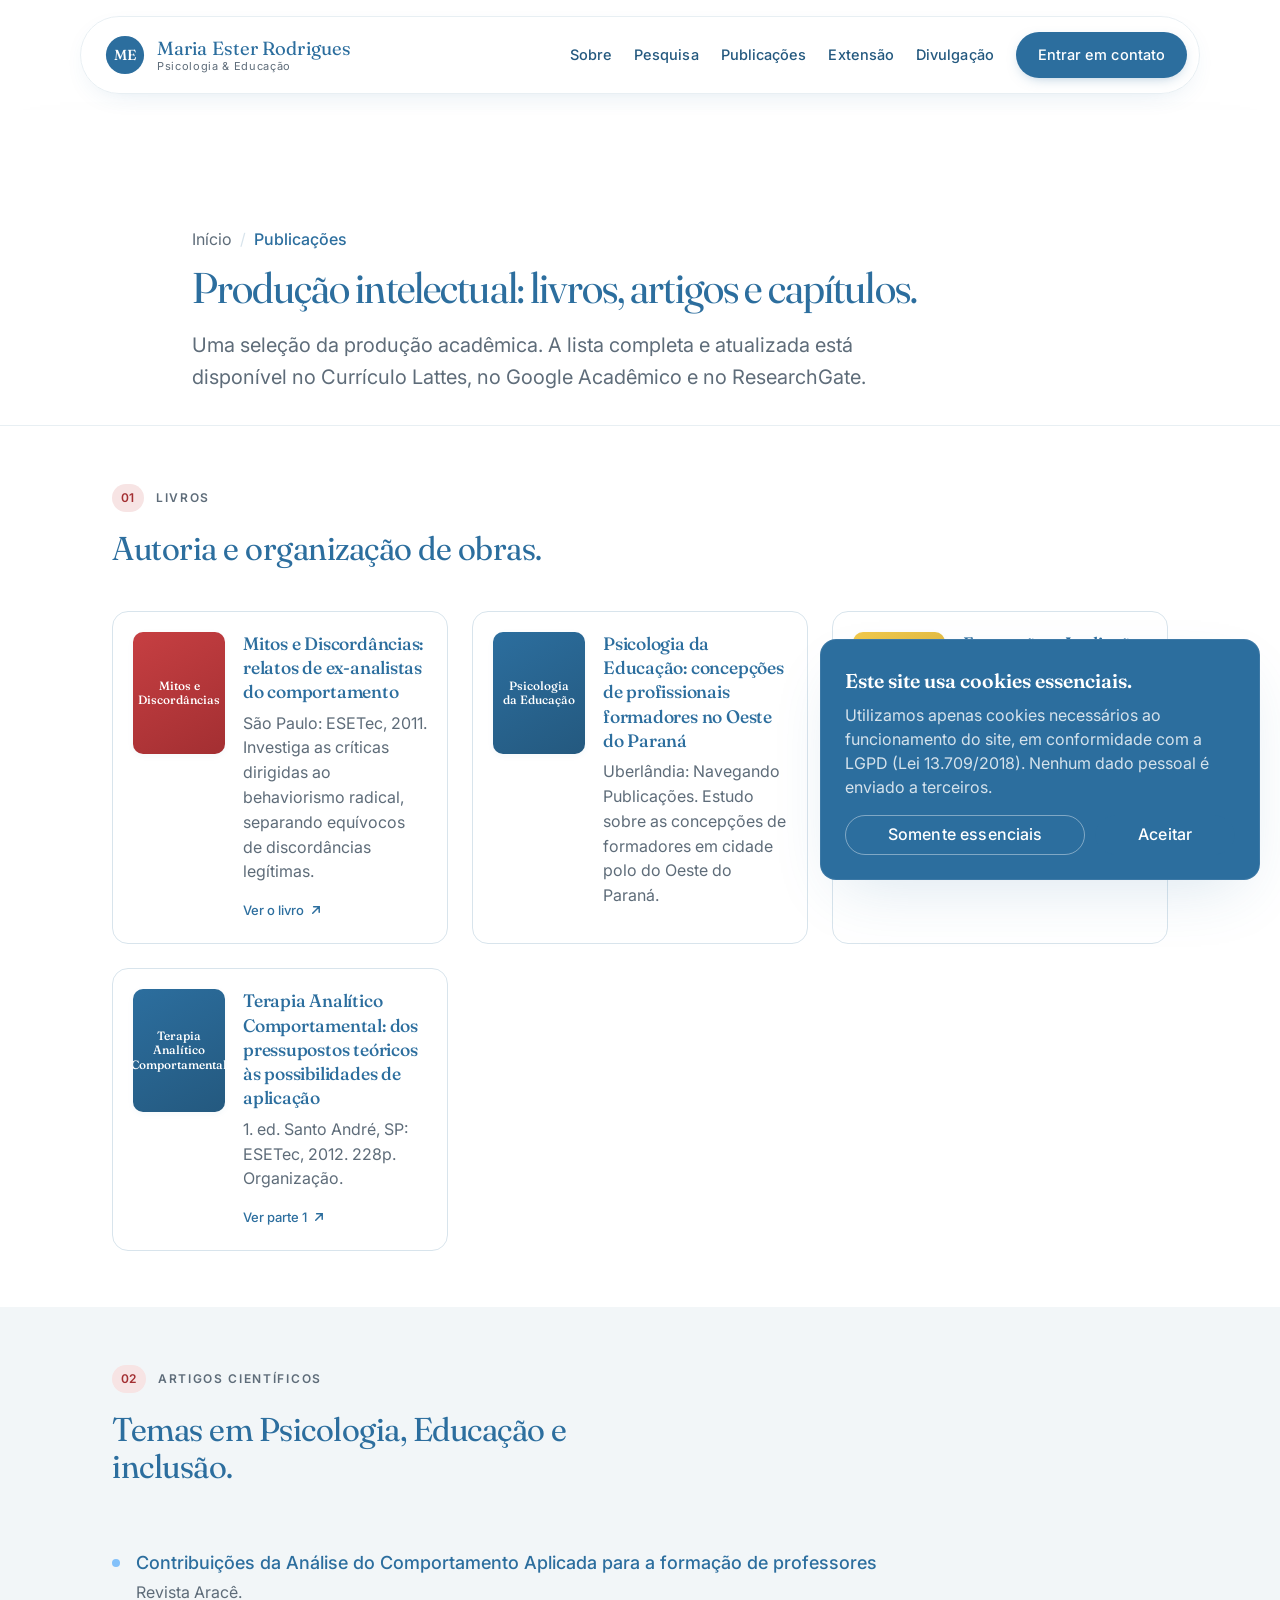
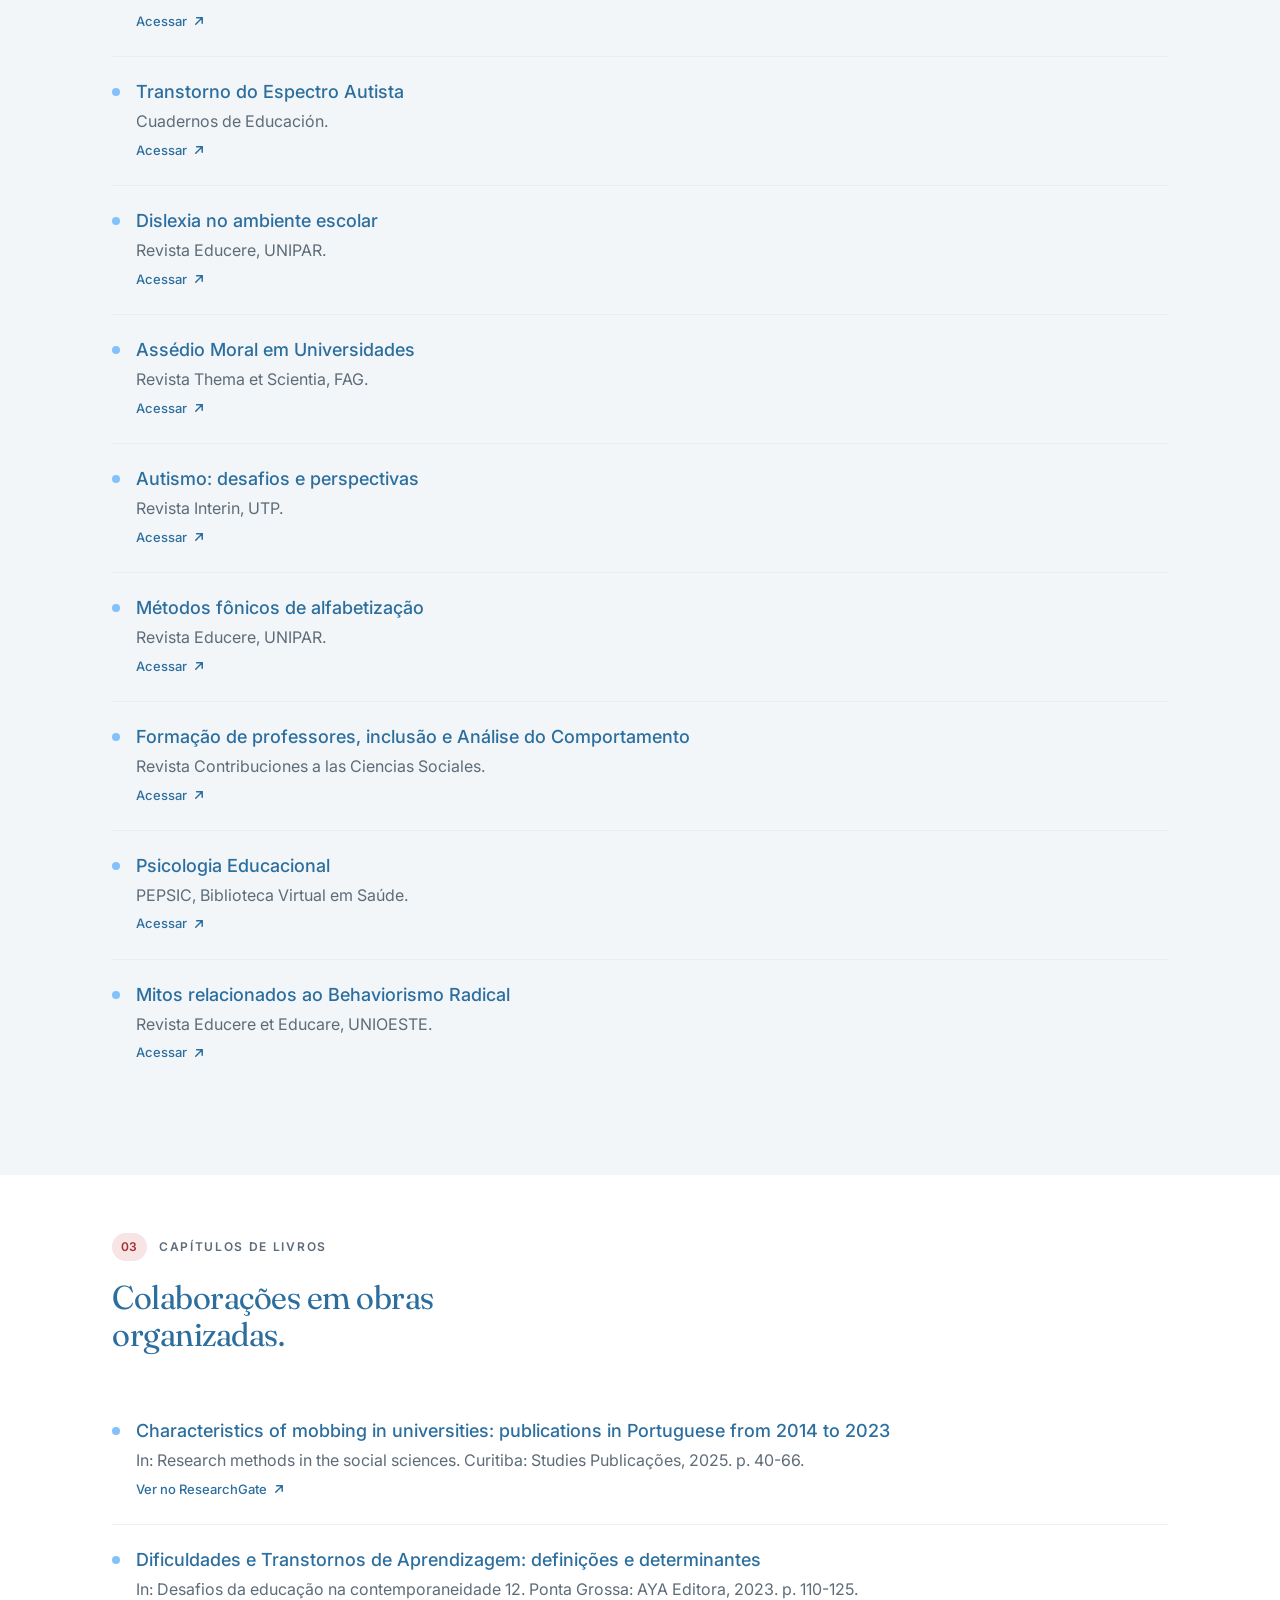
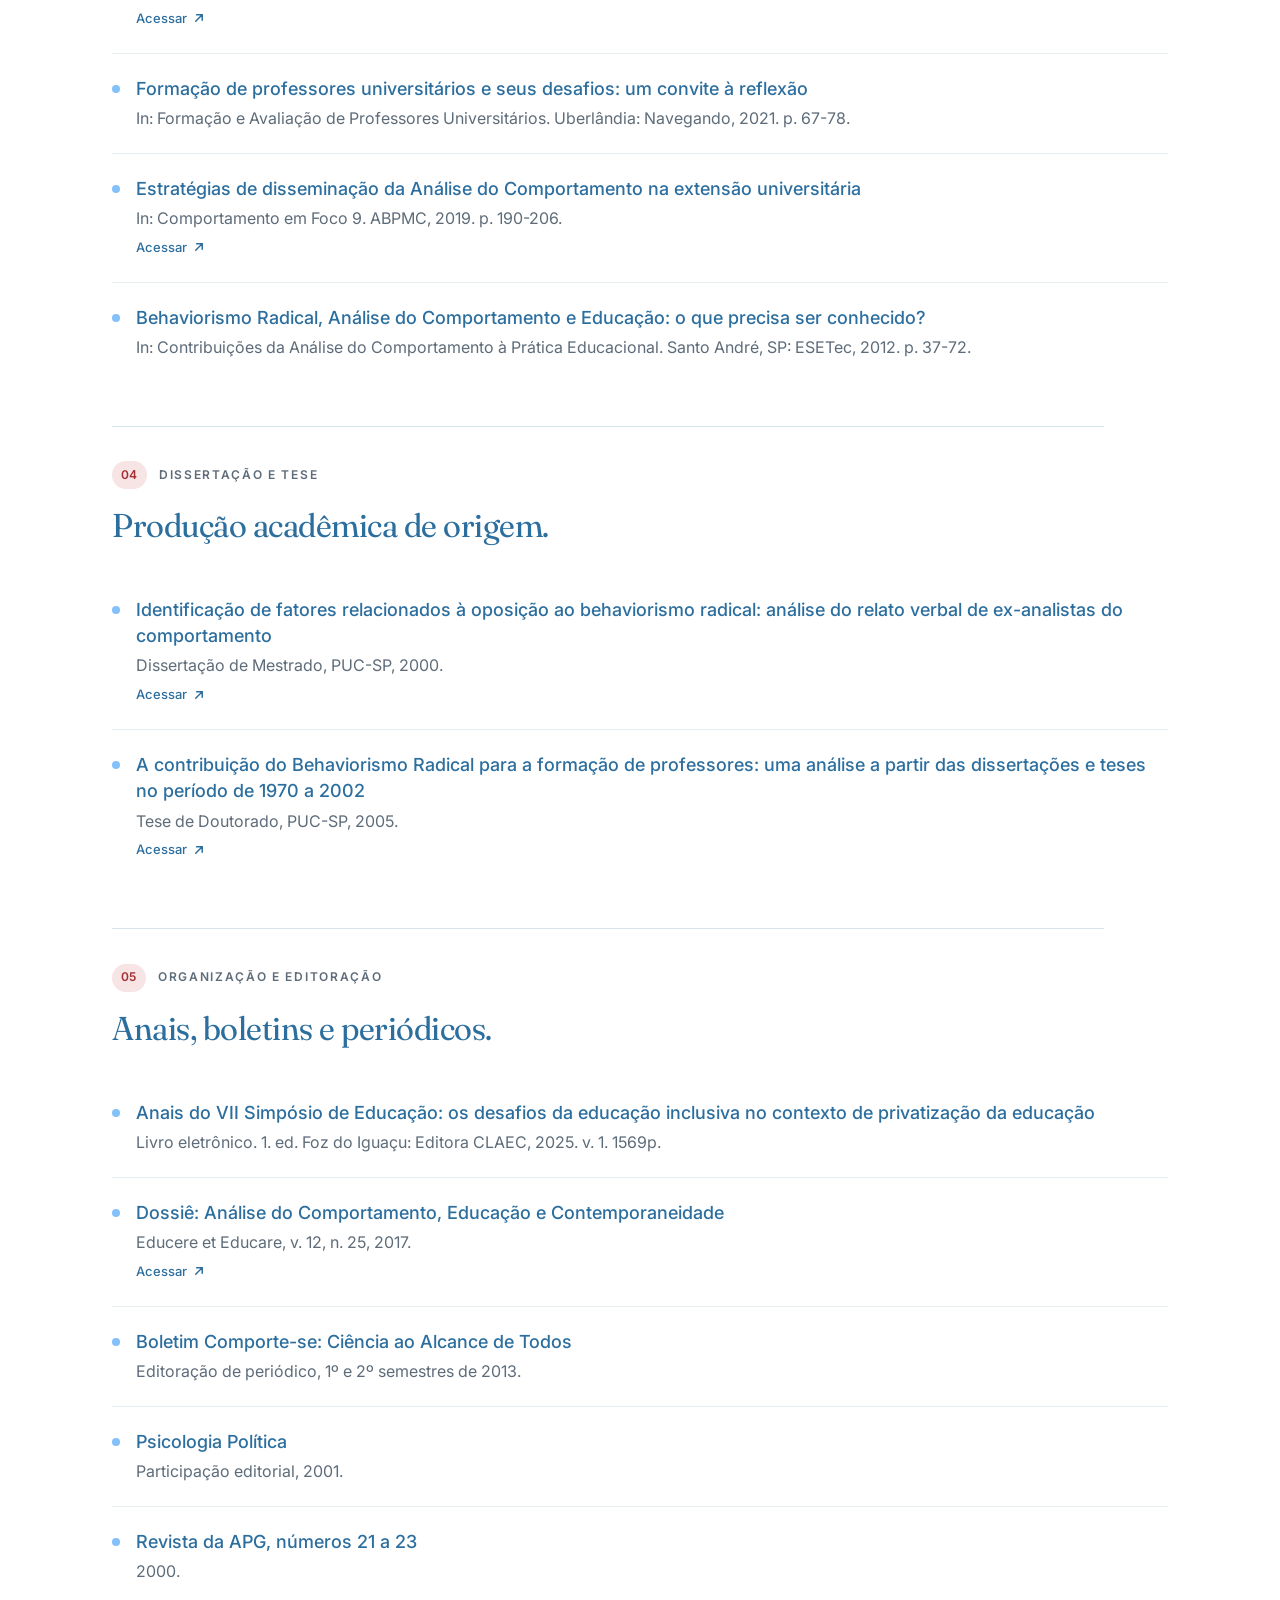
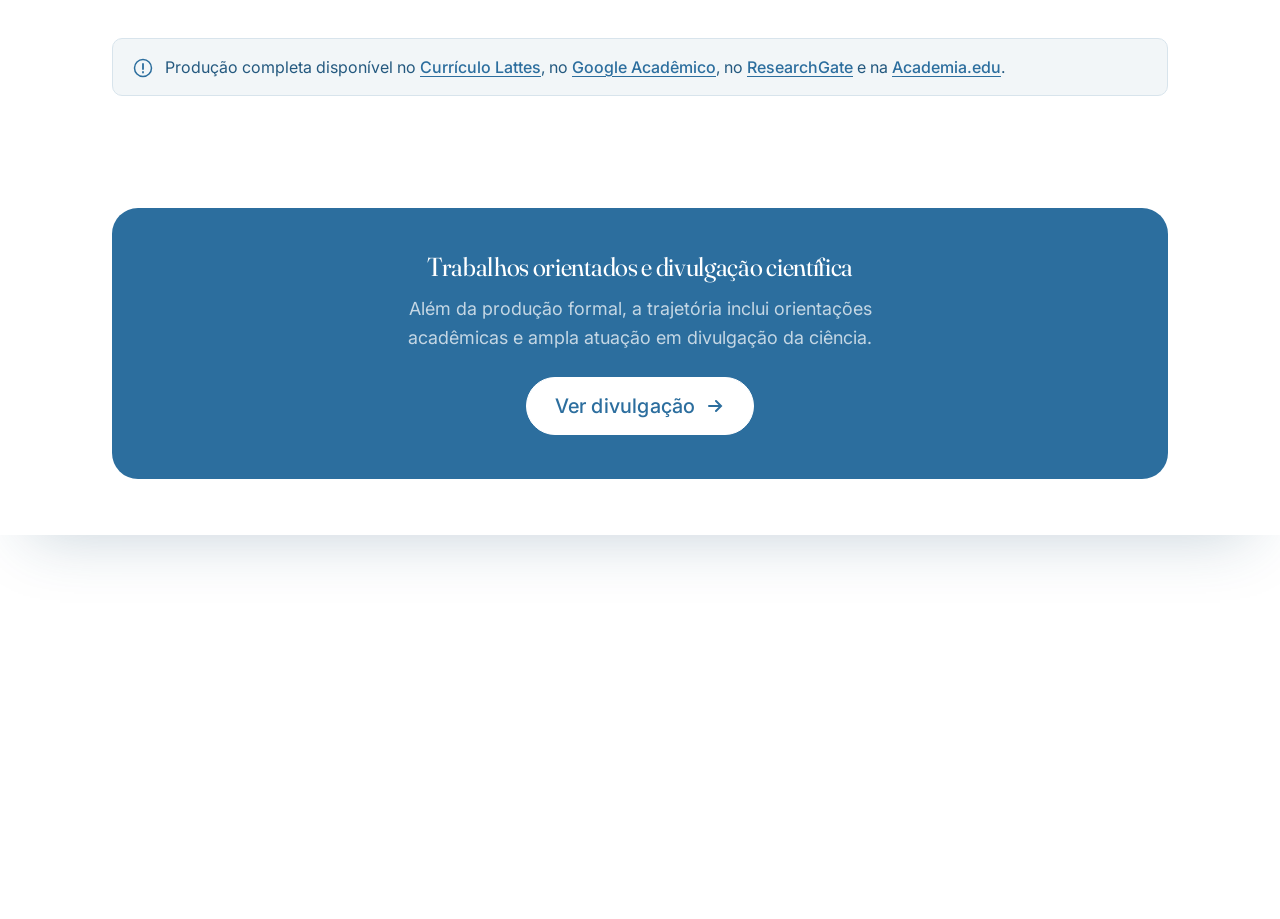
<file: gpsie_7/publicacoes.html>
<!doctype html>
<html lang="pt-BR">
<head>
  <meta charset="utf-8">
  <meta name="viewport" content="width=device-width, initial-scale=1, viewport-fit=cover">
  <meta name="theme-color" content="#2C6E9E">
  <meta name="color-scheme" content="light">
  <meta name="format-detection" content="telephone=no">
  <meta http-equiv="X-Content-Type-Options" content="nosniff">
  <meta name="referrer" content="strict-origin-when-cross-origin">

  <meta name="description" content="Publicações da Dra. Maria Ester Rodrigues: livros, artigos científicos e capítulos sobre Análise do Comportamento, formação docente, TEA e inclusão.">
  <meta name="robots" content="index, follow">
  <link rel="canonical" href="https://mariaesterrodrigues.com.br/publicacoes.html">

  <meta property="og:type" content="website">
  <meta property="og:locale" content="pt_BR">
  <meta property="og:site_name" content="Dra. Maria Ester Rodrigues">
  <meta property="og:title" content="Publicações | Dra. Maria Ester Rodrigues">
  <meta property="og:description" content="Livros, artigos científicos e capítulos.">

  <title>Publicações | Dra. Maria Ester Rodrigues</title>

  <link rel="preconnect" href="https://fonts.googleapis.com">
  <link rel="preconnect" href="https://fonts.gstatic.com" crossorigin>
  <link rel="stylesheet" href="https://fonts.googleapis.com/css2?family=Fraunces:opsz,wght@9..144,400;9..144,500;9..144,600;9..144,700&amp;family=Inter:wght@400;500;600;700&amp;display=swap">

  <link rel="stylesheet" href="assets/css/style.css?v=20">
  <script src="assets/js/components.js?v=20" defer></script>
  <script src="assets/js/main.js?v=20" defer></script>
</head>
<body>
  <gpsie-header active="publicacoes"></gpsie-header>

  <main id="conteudo">

    <section class="page-hero">
      <div class="container page-hero__inner">
        <nav class="breadcrumb" aria-label="Trilha de navegação">
          <a href="index.html">Início</a>
          <span class="breadcrumb__sep" aria-hidden="true">/</span>
          <span aria-current="page">Publicações</span>
        </nav>
        <h1 class="page-hero__title">Produção intelectual: livros, artigos e capítulos.</h1>
        <p class="page-hero__lead">
          Uma seleção da produção acadêmica. A lista completa e atualizada está disponível no Currículo Lattes, no Google Acadêmico e no ResearchGate.
        </p>
      </div>
    </section>

    <!-- ============= LIVROS ============= -->
    <section class="reveal section">
      <div class="container">
        <div class="section__head">
          <p class="eyebrow eyebrow--number">
            <span class="eyebrow__num">01</span>
            Livros
          </p>
          <h2 class="section__title">Autoria e organização de obras.</h2>
        </div>

        <div class="books">
          <article class="book">
            <span class="book__cover book__cover--red" aria-hidden="true">
              <span class="book__cover-text">Mitos e Discordâncias</span>
            </span>
            <div class="book__info">
              <h3 class="book__title">Mitos e Discordâncias: relatos de ex-analistas do comportamento</h3>
              <p class="book__meta">São Paulo: ESETec, 2011. Investiga as críticas dirigidas ao behaviorismo radical, separando equívocos de discordâncias legítimas.</p>
              <a href="https://shopee.com.br/Livro-Mitos-e-Discord%C3%A2ncias-Maria-Ester-Rodrigues-i.441066285.17233080163" target="_blank" rel="noopener noreferrer" class="pub__link">
                Ver o livro
                <svg width="13" height="13" viewBox="0 0 14 14" aria-hidden="true"><path d="M5 3h6v6M11 3 4 10" stroke="currentColor" stroke-width="1.6" fill="none" stroke-linecap="round"/></svg>
              </a>
            </div>
          </article>

          <article class="book">
            <span class="book__cover book__cover--blue" aria-hidden="true">
              <span class="book__cover-text">Psicologia da Educação</span>
            </span>
            <div class="book__info">
              <h3 class="book__title">Psicologia da Educação: concepções de profissionais formadores no Oeste do Paraná</h3>
              <p class="book__meta">Uberlândia: Navegando Publicações. Estudo sobre as concepções de formadores em cidade polo do Oeste do Paraná.</p>
            </div>
          </article>

          <article class="book">
            <span class="book__cover book__cover--amber" aria-hidden="true">
              <span class="book__cover-text">Formação e Avaliação de Professores</span>
            </span>
            <div class="book__info">
              <h3 class="book__title">Formação e Avaliação de Professores Universitários</h3>
              <p class="book__meta">1. ed. Uberlândia: Navegando, 2021. 129p. Organização, com M. H. O. Henklain.</p>
              <a href="https://www.researchgate.net/publication/366656084_FORMACAO_E_AVALIACAO_DE_PROFESSORES_UNIVERSITARIOS" target="_blank" rel="noopener noreferrer" class="pub__link">
                Ver no ResearchGate
                <svg width="13" height="13" viewBox="0 0 14 14" aria-hidden="true"><path d="M5 3h6v6M11 3 4 10" stroke="currentColor" stroke-width="1.6" fill="none" stroke-linecap="round"/></svg>
              </a>
            </div>
          </article>

          <article class="book">
            <span class="book__cover book__cover--blue" aria-hidden="true">
              <span class="book__cover-text">Terapia Analítico Comportamental</span>
            </span>
            <div class="book__info">
              <h3 class="book__title">Terapia Analítico Comportamental: dos pressupostos teóricos às possibilidades de aplicação</h3>
              <p class="book__meta">1. ed. Santo André, SP: ESETec, 2012. 228p. Organização.</p>
              <a href="https://pdfcoffee.com/terapia-analitico-comportamental-dos-pressupostos-teoricos-as-possibilidades-de-aplicaao-livro-parte-1-pdf-free.html" target="_blank" rel="noopener noreferrer" class="pub__link">
                Ver parte 1
                <svg width="13" height="13" viewBox="0 0 14 14" aria-hidden="true"><path d="M5 3h6v6M11 3 4 10" stroke="currentColor" stroke-width="1.6" fill="none" stroke-linecap="round"/></svg>
              </a>
            </div>
          </article>
        </div>
      </div>
    </section>

    <!-- ============= ARTIGOS ============= -->
    <section class="reveal section section--tinted-2">
      <div class="container">
        <div class="section__head">
          <p class="eyebrow eyebrow--number">
            <span class="eyebrow__num">02</span>
            Artigos científicos
          </p>
          <h2 class="section__title">Temas em Psicologia, Educação e inclusão.</h2>
        </div>

        <div class="pub-group">
          <ul class="pub-list">
            <li class="pub">
              <span class="pub__marker" aria-hidden="true"></span>
              <div class="pub__content">
                <p class="pub__title">Contribuições da Análise do Comportamento Aplicada para a formação de professores</p>
                <p class="pub__ref">Revista Aracê.</p>
                <a href="https://periodicos.newsciencepubl.com/arace/article/view/7339" target="_blank" rel="noopener noreferrer" class="pub__link">Acessar<svg width="13" height="13" viewBox="0 0 14 14" aria-hidden="true"><path d="M5 3h6v6M11 3 4 10" stroke="currentColor" stroke-width="1.6" fill="none" stroke-linecap="round"/></svg></a>
              </div>
            </li>
            <li class="pub">
              <span class="pub__marker" aria-hidden="true"></span>
              <div class="pub__content">
                <p class="pub__title">Transtorno do Espectro Autista</p>
                <p class="pub__ref">Cuadernos de Educación.</p>
                <a href="https://ojs.cuadernoseducacion.com/ojs/index.php/ced/article/view/7342" target="_blank" rel="noopener noreferrer" class="pub__link">Acessar<svg width="13" height="13" viewBox="0 0 14 14" aria-hidden="true"><path d="M5 3h6v6M11 3 4 10" stroke="currentColor" stroke-width="1.6" fill="none" stroke-linecap="round"/></svg></a>
              </div>
            </li>
            <li class="pub">
              <span class="pub__marker" aria-hidden="true"></span>
              <div class="pub__content">
                <p class="pub__title">Dislexia no ambiente escolar</p>
                <p class="pub__ref">Revista Educere, UNIPAR.</p>
                <a href="https://revistas.unipar.br/index.php/educere/article/view/12046" target="_blank" rel="noopener noreferrer" class="pub__link">Acessar<svg width="13" height="13" viewBox="0 0 14 14" aria-hidden="true"><path d="M5 3h6v6M11 3 4 10" stroke="currentColor" stroke-width="1.6" fill="none" stroke-linecap="round"/></svg></a>
              </div>
            </li>
            <li class="pub">
              <span class="pub__marker" aria-hidden="true"></span>
              <div class="pub__content">
                <p class="pub__title">Assédio Moral em Universidades</p>
                <p class="pub__ref">Revista Thema et Scientia, FAG.</p>
                <a href="https://themaetscientia.fag.edu.br/index.php/RTES/article/view/1577" target="_blank" rel="noopener noreferrer" class="pub__link">Acessar<svg width="13" height="13" viewBox="0 0 14 14" aria-hidden="true"><path d="M5 3h6v6M11 3 4 10" stroke="currentColor" stroke-width="1.6" fill="none" stroke-linecap="round"/></svg></a>
              </div>
            </li>
            <li class="pub">
              <span class="pub__marker" aria-hidden="true"></span>
              <div class="pub__content">
                <p class="pub__title">Autismo: desafios e perspectivas</p>
                <p class="pub__ref">Revista Interin, UTP.</p>
                <a href="https://interin.utp.br/index.php/h/article/view/3419" target="_blank" rel="noopener noreferrer" class="pub__link">Acessar<svg width="13" height="13" viewBox="0 0 14 14" aria-hidden="true"><path d="M5 3h6v6M11 3 4 10" stroke="currentColor" stroke-width="1.6" fill="none" stroke-linecap="round"/></svg></a>
              </div>
            </li>
            <li class="pub">
              <span class="pub__marker" aria-hidden="true"></span>
              <div class="pub__content">
                <p class="pub__title">Métodos fônicos de alfabetização</p>
                <p class="pub__ref">Revista Educere, UNIPAR.</p>
                <a href="https://revistas.unipar.br/index.php/educere/article/view/10066" target="_blank" rel="noopener noreferrer" class="pub__link">Acessar<svg width="13" height="13" viewBox="0 0 14 14" aria-hidden="true"><path d="M5 3h6v6M11 3 4 10" stroke="currentColor" stroke-width="1.6" fill="none" stroke-linecap="round"/></svg></a>
              </div>
            </li>
            <li class="pub">
              <span class="pub__marker" aria-hidden="true"></span>
              <div class="pub__content">
                <p class="pub__title">Formação de professores, inclusão e Análise do Comportamento</p>
                <p class="pub__ref">Revista Contribuciones a las Ciencias Sociales.</p>
                <a href="https://ojs.revistacontribuciones.com/ojs/index.php/clcs/article/view/1150" target="_blank" rel="noopener noreferrer" class="pub__link">Acessar<svg width="13" height="13" viewBox="0 0 14 14" aria-hidden="true"><path d="M5 3h6v6M11 3 4 10" stroke="currentColor" stroke-width="1.6" fill="none" stroke-linecap="round"/></svg></a>
              </div>
            </li>
            <li class="pub">
              <span class="pub__marker" aria-hidden="true"></span>
              <div class="pub__content">
                <p class="pub__title">Psicologia Educacional</p>
                <p class="pub__ref">PEPSIC, Biblioteca Virtual em Saúde.</p>
                <a href="https://pepsic.bvsalud.org/scielo.php?script=sci_arttext&amp;pid=S1414-69752016000200007" target="_blank" rel="noopener noreferrer" class="pub__link">Acessar<svg width="13" height="13" viewBox="0 0 14 14" aria-hidden="true"><path d="M5 3h6v6M11 3 4 10" stroke="currentColor" stroke-width="1.6" fill="none" stroke-linecap="round"/></svg></a>
              </div>
            </li>
            <li class="pub">
              <span class="pub__marker" aria-hidden="true"></span>
              <div class="pub__content">
                <p class="pub__title">Mitos relacionados ao Behaviorismo Radical</p>
                <p class="pub__ref">Revista Educere et Educare, UNIOESTE.</p>
                <a href="https://e-revista.unioeste.br/index.php/educereeteducare/pt_BR/article/view/262/0" target="_blank" rel="noopener noreferrer" class="pub__link">Acessar<svg width="13" height="13" viewBox="0 0 14 14" aria-hidden="true"><path d="M5 3h6v6M11 3 4 10" stroke="currentColor" stroke-width="1.6" fill="none" stroke-linecap="round"/></svg></a>
              </div>
            </li>
          </ul>
        </div>
      </div>
    </section>

    <!-- ============= CAPÍTULOS ============= -->
    <section class="reveal section">
      <div class="container">
        <div class="section__head">
          <p class="eyebrow eyebrow--number">
            <span class="eyebrow__num">03</span>
            Capítulos de livros
          </p>
          <h2 class="section__title">Colaborações em obras organizadas.</h2>
        </div>

        <div class="pub-group">
          <ul class="pub-list">
            <li class="pub">
              <span class="pub__marker" aria-hidden="true"></span>
              <div class="pub__content">
                <p class="pub__title">Characteristics of mobbing in universities: publications in Portuguese from 2014 to 2023</p>
                <p class="pub__ref">In: Research methods in the social sciences. Curitiba: Studies Publicações, 2025. p. 40-66.</p>
                <a href="https://www.researchgate.net/publication/317434034_Research_Methods_in_Social_Sciences" target="_blank" rel="noopener noreferrer" class="pub__link">Ver no ResearchGate<svg width="13" height="13" viewBox="0 0 14 14" aria-hidden="true"><path d="M5 3h6v6M11 3 4 10" stroke="currentColor" stroke-width="1.6" fill="none" stroke-linecap="round"/></svg></a>
              </div>
            </li>
            <li class="pub">
              <span class="pub__marker" aria-hidden="true"></span>
              <div class="pub__content">
                <p class="pub__title">Dificuldades e Transtornos de Aprendizagem: definições e determinantes</p>
                <p class="pub__ref">In: Desafios da educação na contemporaneidade 12. Ponta Grossa: AYA Editora, 2023. p. 110-125.</p>
                <a href="https://ayaeditora.com.br/livro/28711/" target="_blank" rel="noopener noreferrer" class="pub__link">Acessar<svg width="13" height="13" viewBox="0 0 14 14" aria-hidden="true"><path d="M5 3h6v6M11 3 4 10" stroke="currentColor" stroke-width="1.6" fill="none" stroke-linecap="round"/></svg></a>
              </div>
            </li>
            <li class="pub">
              <span class="pub__marker" aria-hidden="true"></span>
              <div class="pub__content">
                <p class="pub__title">Formação de professores universitários e seus desafios: um convite à reflexão</p>
                <p class="pub__ref">In: Formação e Avaliação de Professores Universitários. Uberlândia: Navegando, 2021. p. 67-78.</p>
              </div>
            </li>
            <li class="pub">
              <span class="pub__marker" aria-hidden="true"></span>
              <div class="pub__content">
                <p class="pub__title">Estratégias de disseminação da Análise do Comportamento na extensão universitária</p>
                <p class="pub__ref">In: Comportamento em Foco 9. ABPMC, 2019. p. 190-206.</p>
                <a href="https://drive.google.com/file/d/1bVzN4jN2R3BxbFb-F5_ITUkoTNUav6zM/view" target="_blank" rel="noopener noreferrer" class="pub__link">Acessar<svg width="13" height="13" viewBox="0 0 14 14" aria-hidden="true"><path d="M5 3h6v6M11 3 4 10" stroke="currentColor" stroke-width="1.6" fill="none" stroke-linecap="round"/></svg></a>
              </div>
            </li>
            <li class="pub">
              <span class="pub__marker" aria-hidden="true"></span>
              <div class="pub__content">
                <p class="pub__title">Behaviorismo Radical, Análise do Comportamento e Educação: o que precisa ser conhecido?</p>
                <p class="pub__ref">In: Contribuições da Análise do Comportamento à Prática Educacional. Santo André, SP: ESETec, 2012. p. 37-72.</p>
              </div>
            </li>
          </ul>
        </div>

        <div class="section__head section__head--sub">
          <p class="eyebrow eyebrow--number">
            <span class="eyebrow__num">04</span>
            Dissertação e tese
          </p>
          <h2 class="section__title">Produção acadêmica de origem.</h2>
        </div>

        <div class="pub-group">
          <ul class="pub-list">
            <li class="pub">
              <span class="pub__marker" aria-hidden="true"></span>
              <div class="pub__content">
                <p class="pub__title">Identificação de fatores relacionados à oposição ao behaviorismo radical: análise do relato verbal de ex-analistas do comportamento</p>
                <p class="pub__ref">Dissertação de Mestrado, PUC-SP, 2000.</p>
                <a href="https://pergamum-biblioteca.pucpr.br/acervo/149643" target="_blank" rel="noopener noreferrer" class="pub__link">Acessar<svg width="13" height="13" viewBox="0 0 14 14" aria-hidden="true"><path d="M5 3h6v6M11 3 4 10" stroke="currentColor" stroke-width="1.6" fill="none" stroke-linecap="round"/></svg></a>
              </div>
            </li>
            <li class="pub">
              <span class="pub__marker" aria-hidden="true"></span>
              <div class="pub__content">
                <p class="pub__title">A contribuição do Behaviorismo Radical para a formação de professores: uma análise a partir das dissertações e teses no período de 1970 a 2002</p>
                <p class="pub__ref">Tese de Doutorado, PUC-SP, 2005.</p>
                <a href="https://repositorio.pucsp.br/handle/handle/16586" target="_blank" rel="noopener noreferrer" class="pub__link">Acessar<svg width="13" height="13" viewBox="0 0 14 14" aria-hidden="true"><path d="M5 3h6v6M11 3 4 10" stroke="currentColor" stroke-width="1.6" fill="none" stroke-linecap="round"/></svg></a>
              </div>
            </li>
          </ul>
        </div>

        <div class="section__head section__head--sub">
          <p class="eyebrow eyebrow--number">
            <span class="eyebrow__num">05</span>
            Organização e editoração
          </p>
          <h2 class="section__title">Anais, boletins e periódicos.</h2>
        </div>

        <div class="pub-group">
          <ul class="pub-list">
            <li class="pub">
              <span class="pub__marker" aria-hidden="true"></span>
              <div class="pub__content">
                <p class="pub__title">Anais do VII Simpósio de Educação: os desafios da educação inclusiva no contexto de privatização da educação</p>
                <p class="pub__ref">Livro eletrônico. 1. ed. Foz do Iguaçu: Editora CLAEC, 2025. v. 1. 1569p.</p>
              </div>
            </li>
            <li class="pub">
              <span class="pub__marker" aria-hidden="true"></span>
              <div class="pub__content">
                <p class="pub__title">Dossiê: Análise do Comportamento, Educação e Contemporaneidade</p>
                <p class="pub__ref">Educere et Educare, v. 12, n. 25, 2017.</p>
                <a href="https://e-revista.unioeste.br/index.php/educereeteducare/pt_BR/article/view/18427" target="_blank" rel="noopener noreferrer" class="pub__link">Acessar<svg width="13" height="13" viewBox="0 0 14 14" aria-hidden="true"><path d="M5 3h6v6M11 3 4 10" stroke="currentColor" stroke-width="1.6" fill="none" stroke-linecap="round"/></svg></a>
              </div>
            </li>
            <li class="pub">
              <span class="pub__marker" aria-hidden="true"></span>
              <div class="pub__content">
                <p class="pub__title">Boletim Comporte-se: Ciência ao Alcance de Todos</p>
                <p class="pub__ref">Editoração de periódico, 1º e 2º semestres de 2013.</p>
              </div>
            </li>
            <li class="pub">
              <span class="pub__marker" aria-hidden="true"></span>
              <div class="pub__content">
                <p class="pub__title">Psicologia Política</p>
                <p class="pub__ref">Participação editorial, 2001.</p>
              </div>
            </li>
            <li class="pub">
              <span class="pub__marker" aria-hidden="true"></span>
              <div class="pub__content">
                <p class="pub__title">Revista da APG, números 21 a 23</p>
                <p class="pub__ref">2000.</p>
              </div>
            </li>
          </ul>
        </div>

        <div class="pubs__note">
          <svg width="20" height="20" viewBox="0 0 20 20" aria-hidden="true">
            <circle cx="10" cy="10" r="8.5" stroke="currentColor" stroke-width="1.5" fill="none"/>
            <path d="M10 6v5M10 14v0.5" stroke="currentColor" stroke-width="1.8" stroke-linecap="round"/>
          </svg>
          <p>Produção completa disponível no <a href="http://lattes.cnpq.br/5988082469441642" target="_blank" rel="noopener noreferrer">Currículo Lattes</a>, no <a href="https://scholar.google.com/citations?user=xZwV4mIAAAAJ&amp;hl=pt-PT" target="_blank" rel="noopener noreferrer">Google Acadêmico</a>, no <a href="https://www.researchgate.net/profile/Maria-Rodrigues-162" target="_blank" rel="noopener noreferrer">ResearchGate</a> e na <a href="https://unioeste.academia.edu/MariaEsterRodrigues" target="_blank" rel="noopener noreferrer">Academia.edu</a>.</p>
        </div>
      </div>
    </section>

    <section class="reveal section">
      <div class="container">
        <div class="cta-band">
          <h2 class="cta-band__title">Trabalhos orientados e divulgação científica</h2>
          <p class="cta-band__text">
            Além da produção formal, a trajetória inclui orientações acadêmicas e ampla atuação em divulgação da ciência.
          </p>
          <a href="recursos.html" class="btn btn--on-dark btn--lg">
            Ver divulgação
            <svg width="20" height="20" viewBox="0 0 20 20" aria-hidden="true">
              <path d="M4 10h11M11 5l5 5-5 5" stroke="currentColor" stroke-width="2" stroke-linecap="round" fill="none"/>
            </svg>
          </a>
        </div>
      </div>
    </section>

  </main>

  <gpsie-footer></gpsie-footer>
  <gpsie-cookie></gpsie-cookie>
</body>
</html>
</file>
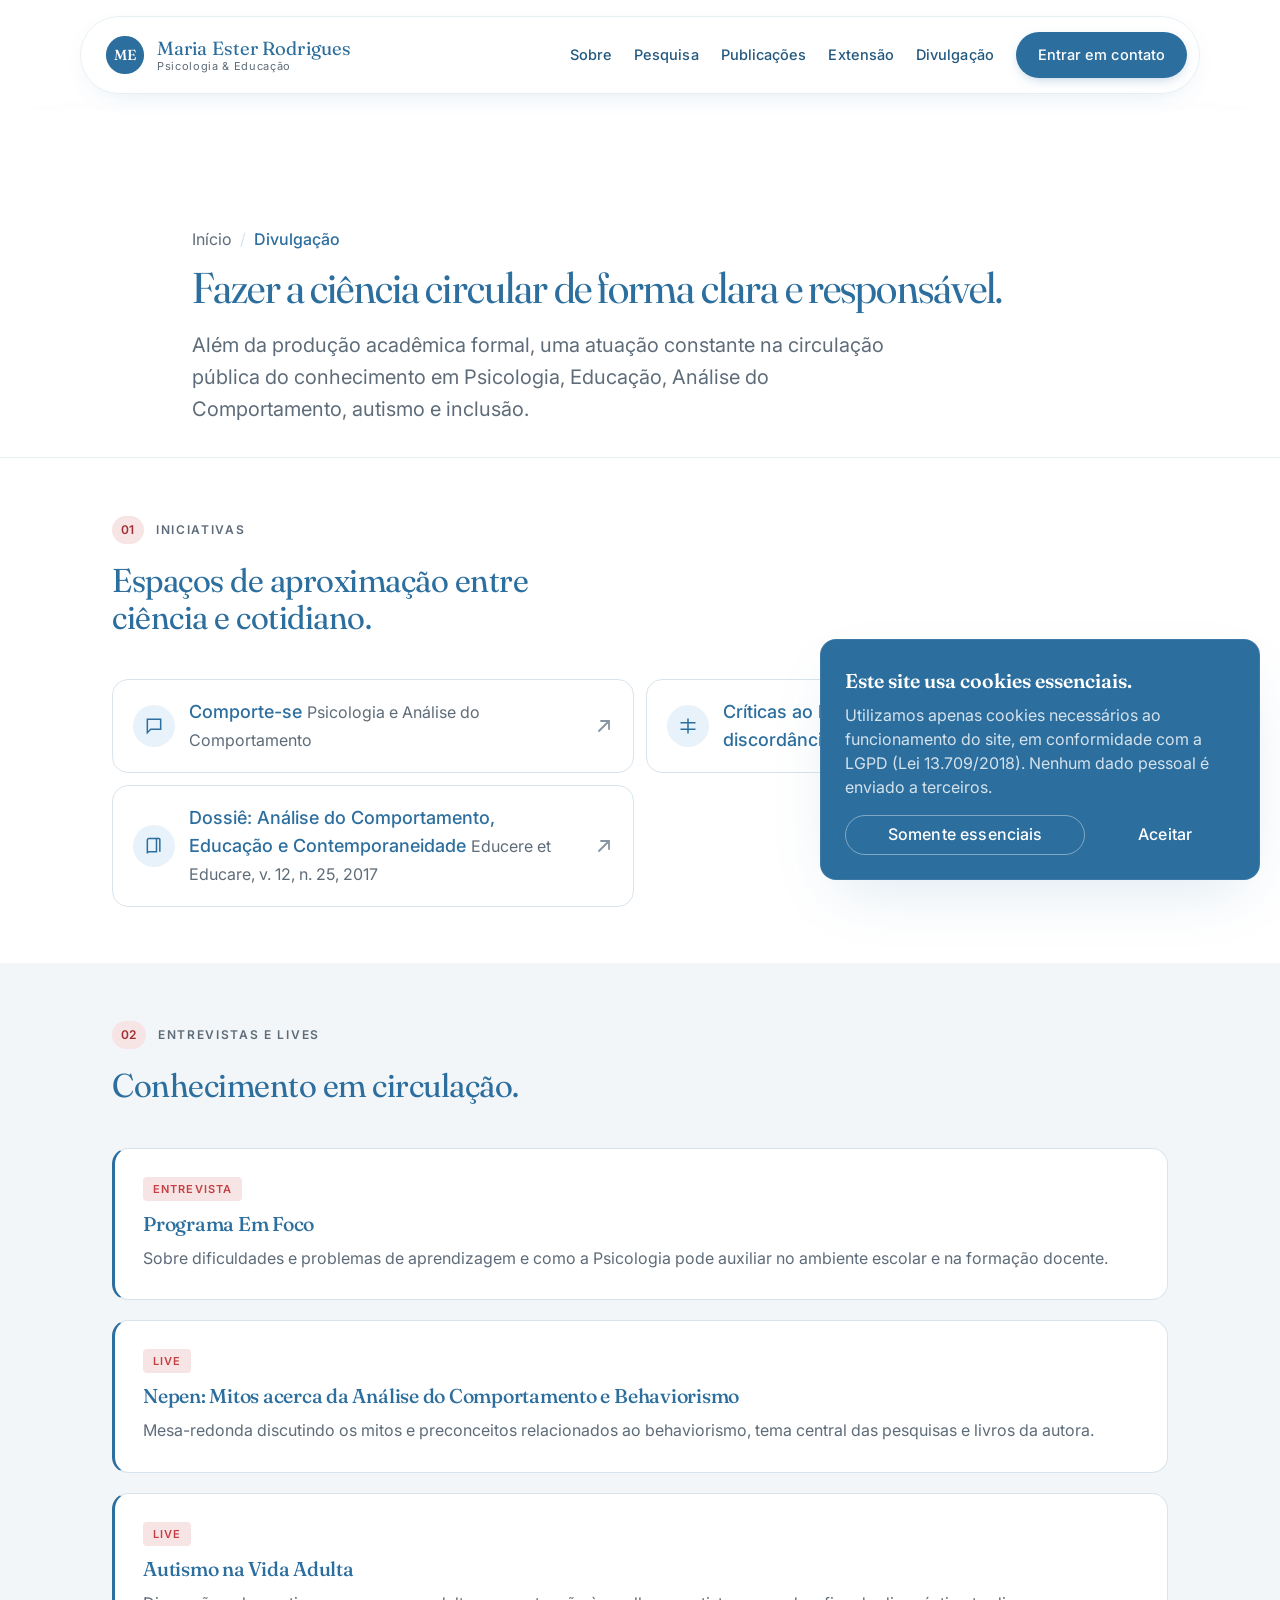
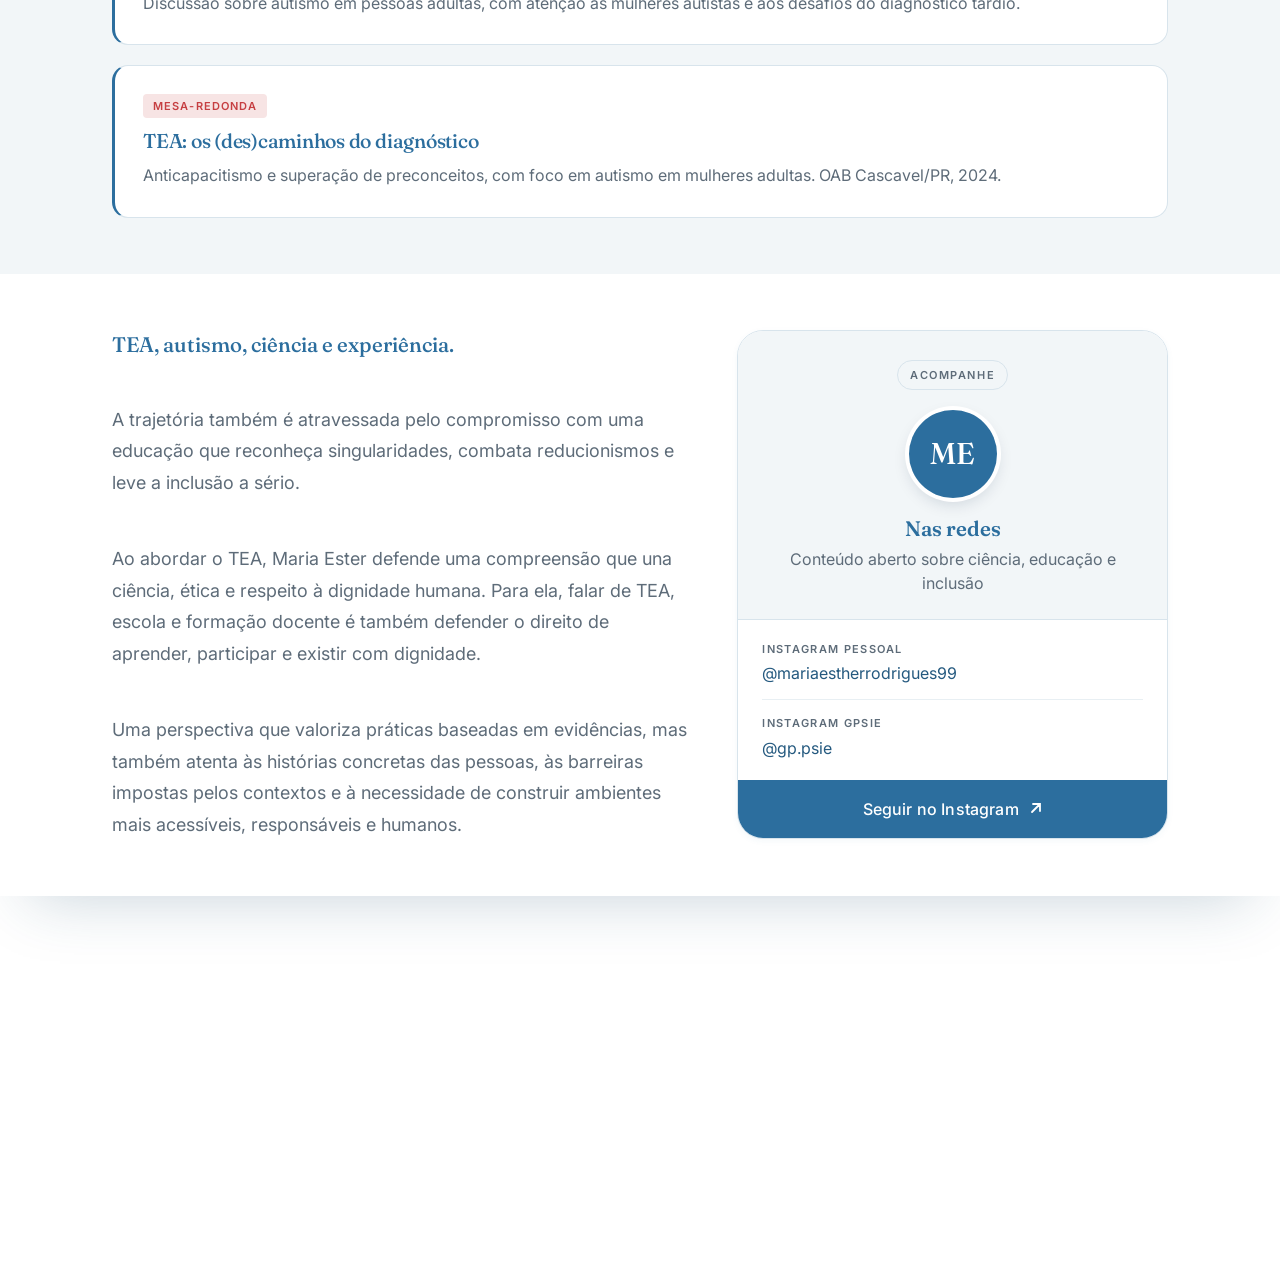
<file: gpsie_7/recursos.html>
<!doctype html>
<html lang="pt-BR">
<head>
  <meta charset="utf-8">
  <meta name="viewport" content="width=device-width, initial-scale=1, viewport-fit=cover">
  <meta name="theme-color" content="#2C6E9E">
  <meta name="color-scheme" content="light">
  <meta name="format-detection" content="telephone=no">
  <meta http-equiv="X-Content-Type-Options" content="nosniff">
  <meta name="referrer" content="strict-origin-when-cross-origin">

  <meta name="description" content="Divulgação científica da Dra. Maria Ester Rodrigues: Comporte-se, entrevistas, lives e materiais sobre Análise do Comportamento, TEA e inclusão.">
  <meta name="robots" content="index, follow">
  <link rel="canonical" href="https://mariaesterrodrigues.com.br/recursos.html">

  <meta property="og:type" content="website">
  <meta property="og:locale" content="pt_BR">
  <meta property="og:site_name" content="Dra. Maria Ester Rodrigues">
  <meta property="og:title" content="Divulgação | Dra. Maria Ester Rodrigues">
  <meta property="og:description" content="Divulgação científica, entrevistas e lives.">

  <title>Divulgação científica | Dra. Maria Ester Rodrigues</title>

  <link rel="preconnect" href="https://fonts.googleapis.com">
  <link rel="preconnect" href="https://fonts.gstatic.com" crossorigin>
  <link rel="stylesheet" href="https://fonts.googleapis.com/css2?family=Fraunces:opsz,wght@9..144,400;9..144,500;9..144,600;9..144,700&amp;family=Inter:wght@400;500;600;700&amp;display=swap">

  <link rel="stylesheet" href="assets/css/style.css?v=20">
  <script src="assets/js/components.js?v=20" defer></script>
  <script src="assets/js/main.js?v=20" defer></script>
</head>
<body>
  <gpsie-header active="recursos"></gpsie-header>

  <main id="conteudo">

    <section class="page-hero">
      <div class="container page-hero__inner">
        <nav class="breadcrumb" aria-label="Trilha de navegação">
          <a href="index.html">Início</a>
          <span class="breadcrumb__sep" aria-hidden="true">/</span>
          <span aria-current="page">Divulgação</span>
        </nav>
        <h1 class="page-hero__title">Fazer a ciência circular de forma clara e responsável.</h1>
        <p class="page-hero__lead">
          Além da produção acadêmica formal, uma atuação constante na circulação pública do conhecimento em Psicologia, Educação, Análise do Comportamento, autismo e inclusão.
        </p>
      </div>
    </section>

    <!-- ============= INICIATIVAS ============= -->
    <section class="reveal section">
      <div class="container">
        <div class="section__head">
          <p class="eyebrow eyebrow--number">
            <span class="eyebrow__num">01</span>
            Iniciativas
          </p>
          <h2 class="section__title">Espaços de aproximação entre ciência e cotidiano.</h2>
        </div>

        <div class="link-list">
          <a class="link-card" href="https://comportese.com/" target="_blank" rel="noopener noreferrer">
            <span class="link-card__icon" aria-hidden="true">
              <svg width="20" height="20" viewBox="0 0 24 24" fill="none" stroke="currentColor" stroke-width="1.8"><path d="M4 4h16v12H8l-4 4z"/></svg>
            </span>
            <span class="link-card__text">
              <span class="link-card__title">Comporte-se</span>
              <span class="link-card__sub">Psicologia e Análise do Comportamento</span>
            </span>
            <svg class="link-card__arrow" width="18" height="18" viewBox="0 0 18 18" aria-hidden="true"><path d="M4 14 L14 4 M6 4h8v8" stroke="currentColor" stroke-width="1.8" fill="none" stroke-linecap="round"/></svg>
          </a>

          <a class="link-card" href="https://comportese.com/2010/05/08/criticas-ao-behaviorismo-preconceitos-e-discordancias/" target="_blank" rel="noopener noreferrer">
            <span class="link-card__icon" aria-hidden="true">
              <svg width="20" height="20" viewBox="0 0 24 24" fill="none" stroke="currentColor" stroke-width="1.8"><path d="M12 3v18M3 8h18M3 16h18"/></svg>
            </span>
            <span class="link-card__text">
              <span class="link-card__title">Críticas ao behaviorismo: preconceitos e discordâncias</span>
              <span class="link-card__sub">Artigo no portal Comporte-se</span>
            </span>
            <svg class="link-card__arrow" width="18" height="18" viewBox="0 0 18 18" aria-hidden="true"><path d="M4 14 L14 4 M6 4h8v8" stroke="currentColor" stroke-width="1.8" fill="none" stroke-linecap="round"/></svg>
          </a>

          <a class="link-card" href="https://e-revista.unioeste.br/index.php/educereeteducare/pt_BR/article/view/18427" target="_blank" rel="noopener noreferrer">
            <span class="link-card__icon" aria-hidden="true">
              <svg width="20" height="20" viewBox="0 0 24 24" fill="none" stroke="currentColor" stroke-width="1.8"><path d="M4 5a2 2 0 012-2h9v16H6a2 2 0 00-2 2z"/><path d="M15 3h3a1 1 0 011 1v15"/></svg>
            </span>
            <span class="link-card__text">
              <span class="link-card__title">Dossiê: Análise do Comportamento, Educação e Contemporaneidade</span>
              <span class="link-card__sub">Educere et Educare, v. 12, n. 25, 2017</span>
            </span>
            <svg class="link-card__arrow" width="18" height="18" viewBox="0 0 18 18" aria-hidden="true"><path d="M4 14 L14 4 M6 4h8v8" stroke="currentColor" stroke-width="1.8" fill="none" stroke-linecap="round"/></svg>
          </a>
        </div>
      </div>
    </section>

    <!-- ============= ENTREVISTAS E LIVES ============= -->
    <section class="reveal section section--tinted-2">
      <div class="container">
        <div class="section__head">
          <p class="eyebrow eyebrow--number">
            <span class="eyebrow__num">02</span>
            Entrevistas e lives
          </p>
          <h2 class="section__title">Conhecimento em circulação.</h2>
        </div>

        <div class="project-list">
          <article class="project">
            <div class="project__meta"><span class="project__tag">Entrevista</span></div>
            <h3 class="project__title">Programa Em Foco</h3>
            <p class="project__body">Sobre dificuldades e problemas de aprendizagem e como a Psicologia pode auxiliar no ambiente escolar e na formação docente.</p>
          </article>
          <article class="project">
            <div class="project__meta"><span class="project__tag">Live</span></div>
            <h3 class="project__title">Nepen: Mitos acerca da Análise do Comportamento e Behaviorismo</h3>
            <p class="project__body">Mesa-redonda discutindo os mitos e preconceitos relacionados ao behaviorismo, tema central das pesquisas e livros da autora.</p>
          </article>
          <article class="project">
            <div class="project__meta"><span class="project__tag">Live</span></div>
            <h3 class="project__title">Autismo na Vida Adulta</h3>
            <p class="project__body">Discussão sobre autismo em pessoas adultas, com atenção às mulheres autistas e aos desafios do diagnóstico tardio.</p>
          </article>
          <article class="project">
            <div class="project__meta"><span class="project__tag">Mesa-redonda</span></div>
            <h3 class="project__title">TEA: os (des)caminhos do diagnóstico</h3>
            <p class="project__body">Anticapacitismo e superação de preconceitos, com foco em autismo em mulheres adultas. OAB Cascavel/PR, 2024.</p>
          </article>
        </div>
      </div>
    </section>

    <!-- ============= TEA / COMPROMISSO ============= -->
    <section class="reveal section">
      <div class="container">
        <div class="sobre">
          <div class="sobre__text prose">
            <p class="sobre__lead">
              <strong>TEA, autismo, ciência e experiência.</strong>
            </p>
            <p>
              A trajetória também é atravessada pelo compromisso com uma educação que reconheça singularidades, combata reducionismos e leve a inclusão a sério.
            </p>
            <p>
              Ao abordar o TEA, Maria Ester defende uma compreensão que una ciência, ética e respeito à dignidade humana. Para ela, falar de TEA, escola e formação docente é também defender o direito de aprender, participar e existir com dignidade.
            </p>
            <p>
              Uma perspectiva que valoriza práticas baseadas em evidências, mas também atenta às histórias concretas das pessoas, às barreiras impostas pelos contextos e à necessidade de construir ambientes mais acessíveis, responsáveis e humanos.
            </p>
          </div>

          <aside class="coord-card">
            <div class="coord-card__top">
              <span class="coord-card__badge">Acompanhe</span>
              <div class="coord-card__avatar" aria-hidden="true">
                <span>ME</span>
              </div>
              <p class="coord-card__name">Nas redes</p>
              <p class="coord-card__role">Conteúdo aberto sobre ciência, educação e inclusão</p>
            </div>

            <ul class="coord-card__list">
              <li>
                <span class="coord-card__k">Instagram pessoal</span>
                <span class="coord-card__v">@mariaestherrodrigues99</span>
              </li>
              <li>
                <span class="coord-card__k">Instagram GPSIE</span>
                <span class="coord-card__v">@gp.psie</span>
              </li>
            </ul>

            <a href="https://www.instagram.com/mariaestherrodrigues99/" target="_blank" rel="noopener noreferrer" class="coord-card__link">
              Seguir no Instagram
              <svg width="16" height="16" viewBox="0 0 16 16" aria-hidden="true">
                <path d="M6 3h7v7M13 3 5 11" stroke="currentColor" stroke-width="1.8" fill="none" stroke-linecap="round"/>
              </svg>
            </a>
          </aside>
        </div>
      </div>
    </section>

  </main>

  <gpsie-footer></gpsie-footer>
  <gpsie-cookie></gpsie-cookie>
</body>
</html>
</file>
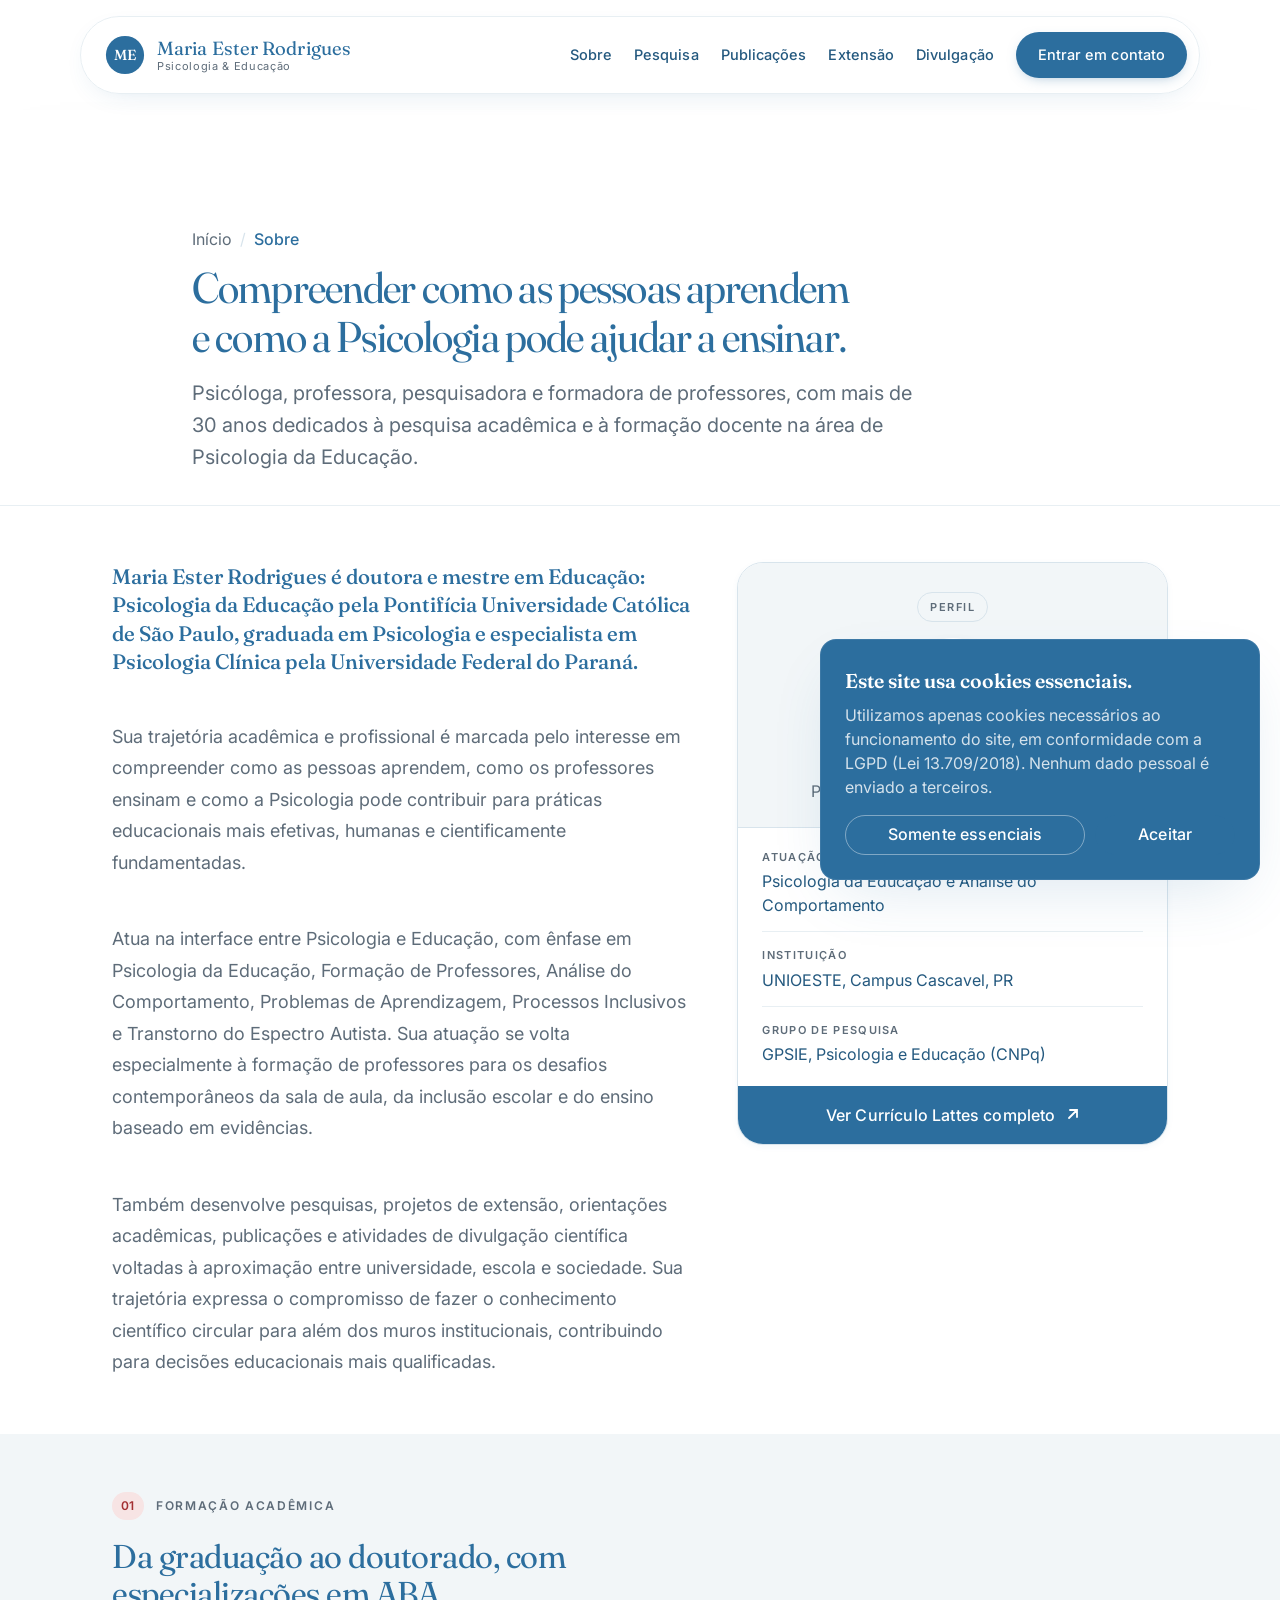
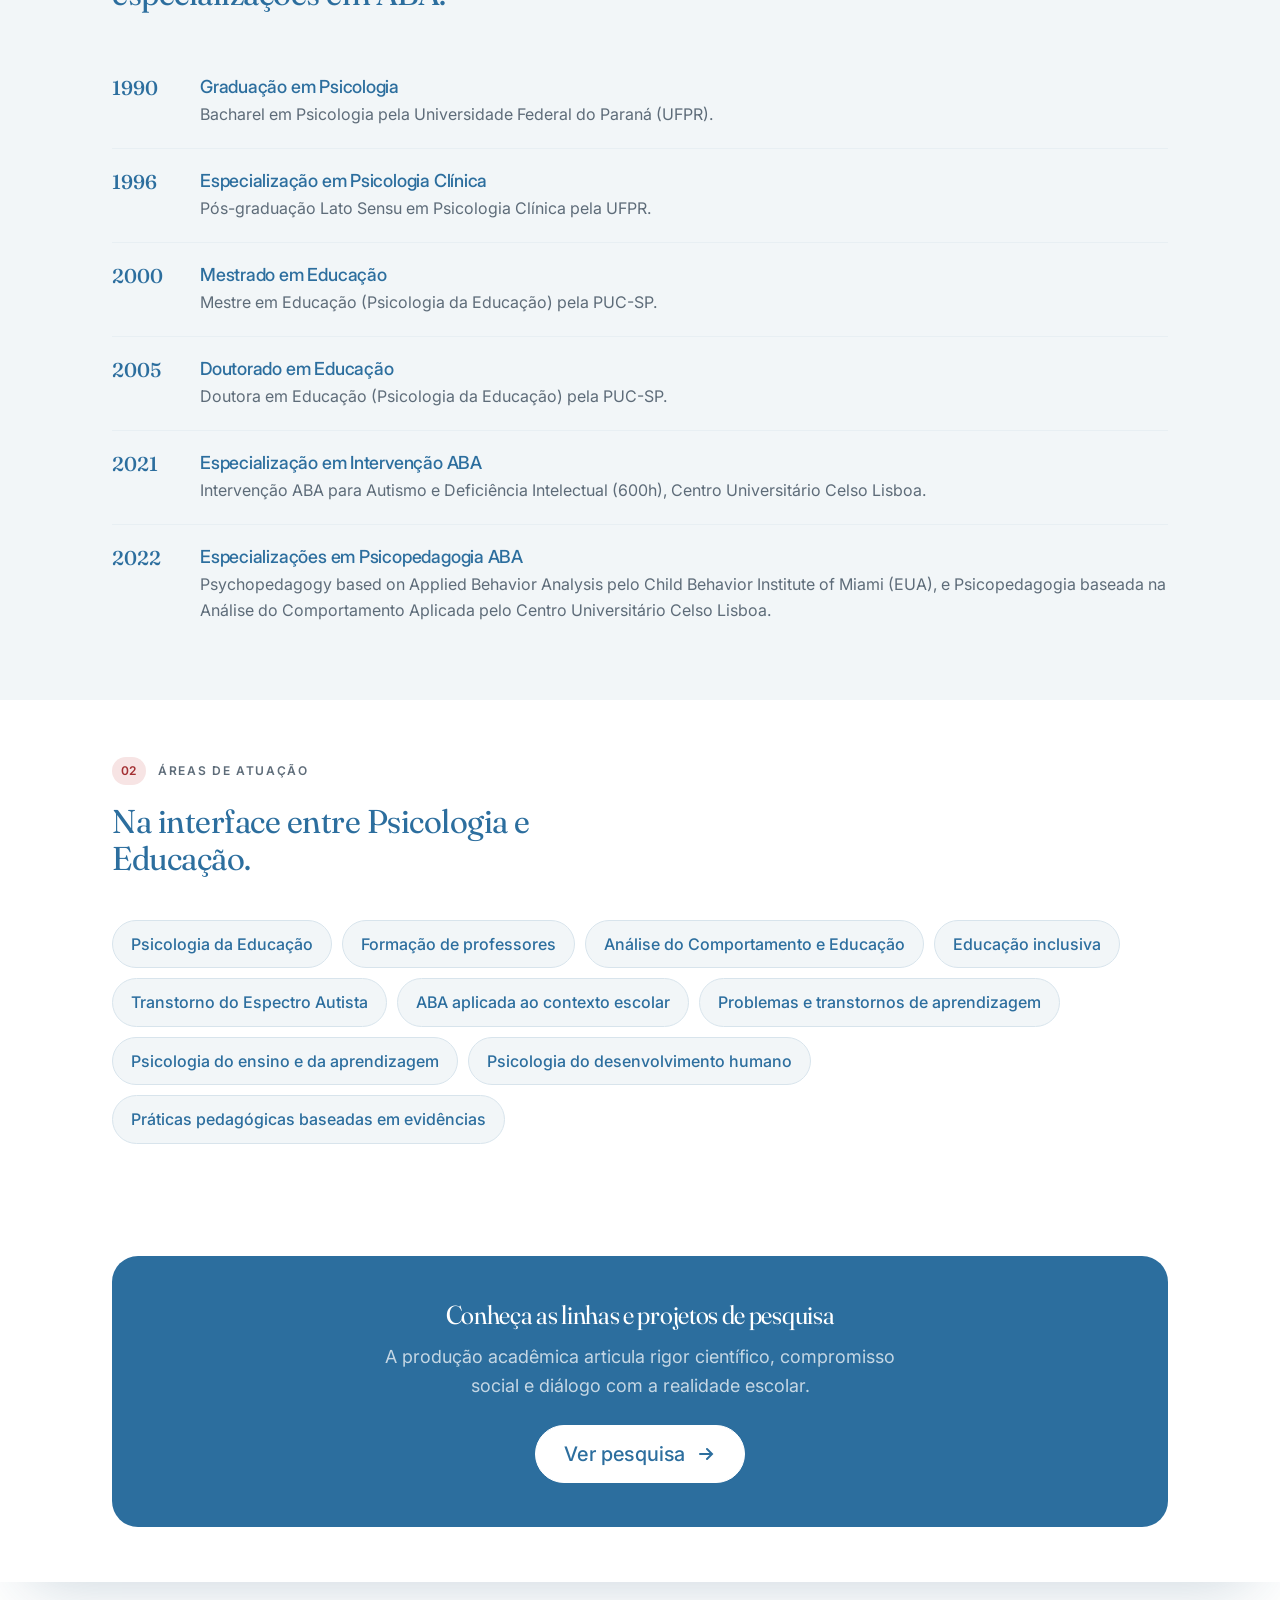
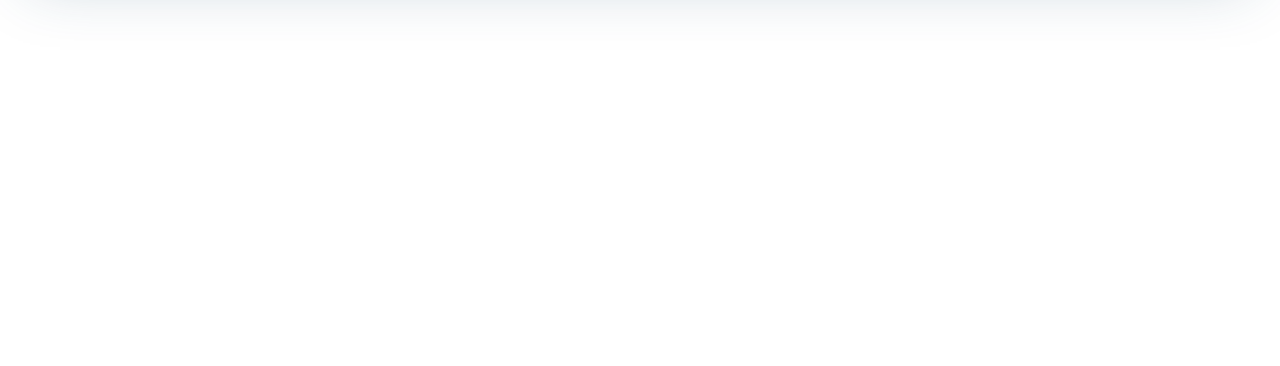
<file: gpsie_7/sobre.html>
<!doctype html>
<html lang="pt-BR">
<head>
  <meta charset="utf-8">
  <meta name="viewport" content="width=device-width, initial-scale=1, viewport-fit=cover">
  <meta name="theme-color" content="#2C6E9E">
  <meta name="color-scheme" content="light">
  <meta name="format-detection" content="telephone=no">
  <meta http-equiv="X-Content-Type-Options" content="nosniff">
  <meta name="referrer" content="strict-origin-when-cross-origin">

  <meta name="description" content="Sobre a Dra. Maria Ester Rodrigues: formação acadêmica, trajetória e atuação na Psicologia da Educação e Análise do Comportamento.">
  <meta name="robots" content="index, follow">
  <link rel="canonical" href="https://mariaesterrodrigues.com.br/sobre.html">

  <meta property="og:type" content="website">
  <meta property="og:locale" content="pt_BR">
  <meta property="og:site_name" content="Dra. Maria Ester Rodrigues">
  <meta property="og:title" content="Sobre | Dra. Maria Ester Rodrigues">
  <meta property="og:description" content="Formação acadêmica, trajetória e atuação profissional.">

  <title>Sobre | Dra. Maria Ester Rodrigues</title>

  <link rel="preconnect" href="https://fonts.googleapis.com">
  <link rel="preconnect" href="https://fonts.gstatic.com" crossorigin>
  <link rel="stylesheet" href="https://fonts.googleapis.com/css2?family=Fraunces:opsz,wght@9..144,400;9..144,500;9..144,600;9..144,700&amp;family=Inter:wght@400;500;600;700&amp;display=swap">

  <link rel="stylesheet" href="assets/css/style.css?v=20">
  <script src="assets/js/components.js?v=20" defer></script>
  <script src="assets/js/main.js?v=20" defer></script>
</head>
<body>
  <gpsie-header active="sobre"></gpsie-header>

  <main id="conteudo">

    <section class="page-hero">
      <div class="container page-hero__inner">
        <nav class="breadcrumb" aria-label="Trilha de navegação">
          <a href="index.html">Início</a>
          <span class="breadcrumb__sep" aria-hidden="true">/</span>
          <span aria-current="page">Sobre</span>
        </nav>
        <h1 class="page-hero__title">
          Compreender como as pessoas aprendem e como a Psicologia pode ajudar a ensinar.
        </h1>
        <p class="page-hero__lead">
          Psicóloga, professora, pesquisadora e formadora de professores, com mais de 30 anos dedicados à pesquisa acadêmica e à formação docente na área de Psicologia da Educação.
        </p>
      </div>
    </section>

    <section class="reveal section">
      <div class="container">
        <div class="sobre">
          <div class="sobre__text prose">
            <p class="sobre__lead">
              Maria Ester Rodrigues é <strong>doutora e mestre em Educação: Psicologia da Educação</strong> pela Pontifícia Universidade Católica de São Paulo, graduada em Psicologia e especialista em Psicologia Clínica pela Universidade Federal do Paraná.
            </p>
            <p>
              Sua trajetória acadêmica e profissional é marcada pelo interesse em compreender como as pessoas aprendem, como os professores ensinam e como a Psicologia pode contribuir para práticas educacionais mais efetivas, humanas e cientificamente fundamentadas.
            </p>
            <p>
              Atua na interface entre Psicologia e Educação, com ênfase em Psicologia da Educação, Formação de Professores, Análise do Comportamento, Problemas de Aprendizagem, Processos Inclusivos e Transtorno do Espectro Autista. Sua atuação se volta especialmente à formação de professores para os desafios contemporâneos da sala de aula, da inclusão escolar e do ensino baseado em evidências.
            </p>
            <p>
              Também desenvolve pesquisas, projetos de extensão, orientações acadêmicas, publicações e atividades de divulgação científica voltadas à aproximação entre universidade, escola e sociedade. Sua trajetória expressa o compromisso de fazer o conhecimento científico circular para além dos muros institucionais, contribuindo para decisões educacionais mais qualificadas.
            </p>
          </div>

          <aside class="coord-card">
            <div class="coord-card__top">
              <span class="coord-card__badge">Perfil</span>
              <div class="coord-card__avatar" aria-hidden="true">
                <span>ME</span>
              </div>
              <p class="coord-card__name">Dra. Maria Ester Rodrigues</p>
              <p class="coord-card__role">Psicóloga, professora e pesquisadora</p>
            </div>

            <ul class="coord-card__list">
              <li>
                <span class="coord-card__k">Atuação</span>
                <span class="coord-card__v">Psicologia da Educação e Análise do Comportamento</span>
              </li>
              <li>
                <span class="coord-card__k">Instituição</span>
                <span class="coord-card__v">UNIOESTE, Campus Cascavel, PR</span>
              </li>
              <li>
                <span class="coord-card__k">Grupo de pesquisa</span>
                <span class="coord-card__v">GPSIE, Psicologia e Educação (CNPq)</span>
              </li>
            </ul>

            <a href="http://lattes.cnpq.br/5988082469441642" target="_blank" rel="noopener noreferrer" class="coord-card__link">
              Ver Currículo Lattes completo
              <svg width="16" height="16" viewBox="0 0 16 16" aria-hidden="true">
                <path d="M6 3h7v7M13 3 5 11" stroke="currentColor" stroke-width="1.8" fill="none" stroke-linecap="round"/>
              </svg>
            </a>
          </aside>
        </div>
      </div>
    </section>

    <!-- ============= FORMAÇÃO ACADÊMICA ============= -->
    <section class="reveal section section--tinted-2">
      <div class="container">
        <div class="section__head">
          <p class="eyebrow eyebrow--number">
            <span class="eyebrow__num">01</span>
            Formação acadêmica
          </p>
          <h2 class="section__title">Da graduação ao doutorado, com especializações em ABA.</h2>
        </div>

        <div class="timeline">
          <div class="timeline__item">
            <span class="timeline__year">1990</span>
            <div class="timeline__body">
              <h3>Graduação em Psicologia</h3>
              <p>Bacharel em Psicologia pela Universidade Federal do Paraná (UFPR).</p>
            </div>
          </div>
          <div class="timeline__item">
            <span class="timeline__year">1996</span>
            <div class="timeline__body">
              <h3>Especialização em Psicologia Clínica</h3>
              <p>Pós-graduação Lato Sensu em Psicologia Clínica pela UFPR.</p>
            </div>
          </div>
          <div class="timeline__item">
            <span class="timeline__year">2000</span>
            <div class="timeline__body">
              <h3>Mestrado em Educação</h3>
              <p>Mestre em Educação (Psicologia da Educação) pela PUC-SP.</p>
            </div>
          </div>
          <div class="timeline__item">
            <span class="timeline__year">2005</span>
            <div class="timeline__body">
              <h3>Doutorado em Educação</h3>
              <p>Doutora em Educação (Psicologia da Educação) pela PUC-SP.</p>
            </div>
          </div>
          <div class="timeline__item">
            <span class="timeline__year">2021</span>
            <div class="timeline__body">
              <h3>Especialização em Intervenção ABA</h3>
              <p>Intervenção ABA para Autismo e Deficiência Intelectual (600h), Centro Universitário Celso Lisboa.</p>
            </div>
          </div>
          <div class="timeline__item">
            <span class="timeline__year">2022</span>
            <div class="timeline__body">
              <h3>Especializações em Psicopedagogia ABA</h3>
              <p>Psychopedagogy based on Applied Behavior Analysis pelo Child Behavior Institute of Miami (EUA), e Psicopedagogia baseada na Análise do Comportamento Aplicada pelo Centro Universitário Celso Lisboa.</p>
            </div>
          </div>
        </div>
      </div>
    </section>

    <!-- ============= ÁREAS DE ATUAÇÃO ============= -->
    <section class="reveal section">
      <div class="container">
        <div class="section__head">
          <p class="eyebrow eyebrow--number">
            <span class="eyebrow__num">02</span>
            Áreas de atuação
          </p>
          <h2 class="section__title">Na interface entre Psicologia e Educação.</h2>
        </div>

        <ul class="tags-grid">
          <li class="tag-item">Psicologia da Educação</li>
          <li class="tag-item">Formação de professores</li>
          <li class="tag-item">Análise do Comportamento e Educação</li>
          <li class="tag-item">Educação inclusiva</li>
          <li class="tag-item">Transtorno do Espectro Autista</li>
          <li class="tag-item">ABA aplicada ao contexto escolar</li>
          <li class="tag-item">Problemas e transtornos de aprendizagem</li>
          <li class="tag-item">Psicologia do ensino e da aprendizagem</li>
          <li class="tag-item">Psicologia do desenvolvimento humano</li>
          <li class="tag-item">Práticas pedagógicas baseadas em evidências</li>
        </ul>
      </div>
    </section>

    <section class="reveal section">
      <div class="container">
        <div class="cta-band">
          <h2 class="cta-band__title">Conheça as linhas e projetos de pesquisa</h2>
          <p class="cta-band__text">
            A produção acadêmica articula rigor científico, compromisso social e diálogo com a realidade escolar.
          </p>
          <a href="pesquisa.html" class="btn btn--on-dark btn--lg">
            Ver pesquisa
            <svg width="20" height="20" viewBox="0 0 20 20" aria-hidden="true">
              <path d="M4 10h11M11 5l5 5-5 5" stroke="currentColor" stroke-width="2" stroke-linecap="round" fill="none"/>
            </svg>
          </a>
        </div>
      </div>
    </section>

  </main>

  <gpsie-footer></gpsie-footer>
  <gpsie-cookie></gpsie-cookie>
</body>
</html>
</file>
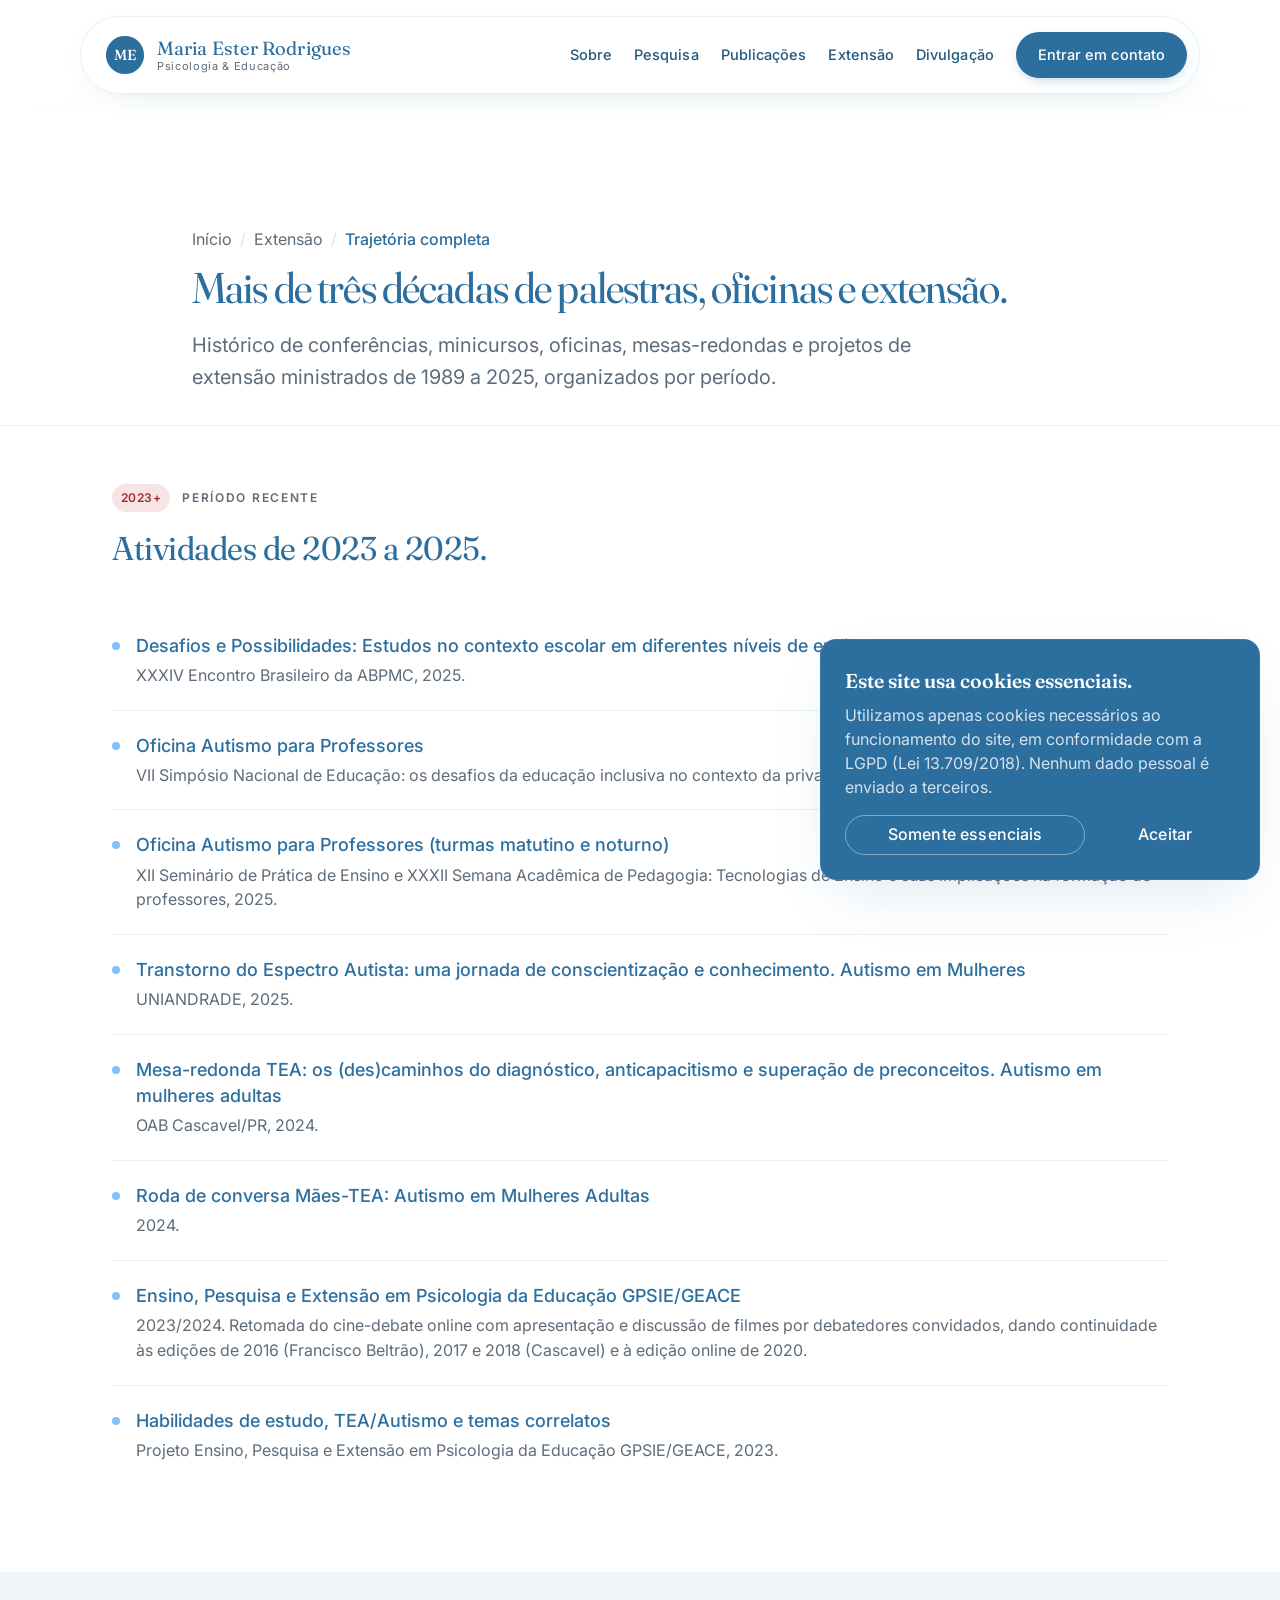
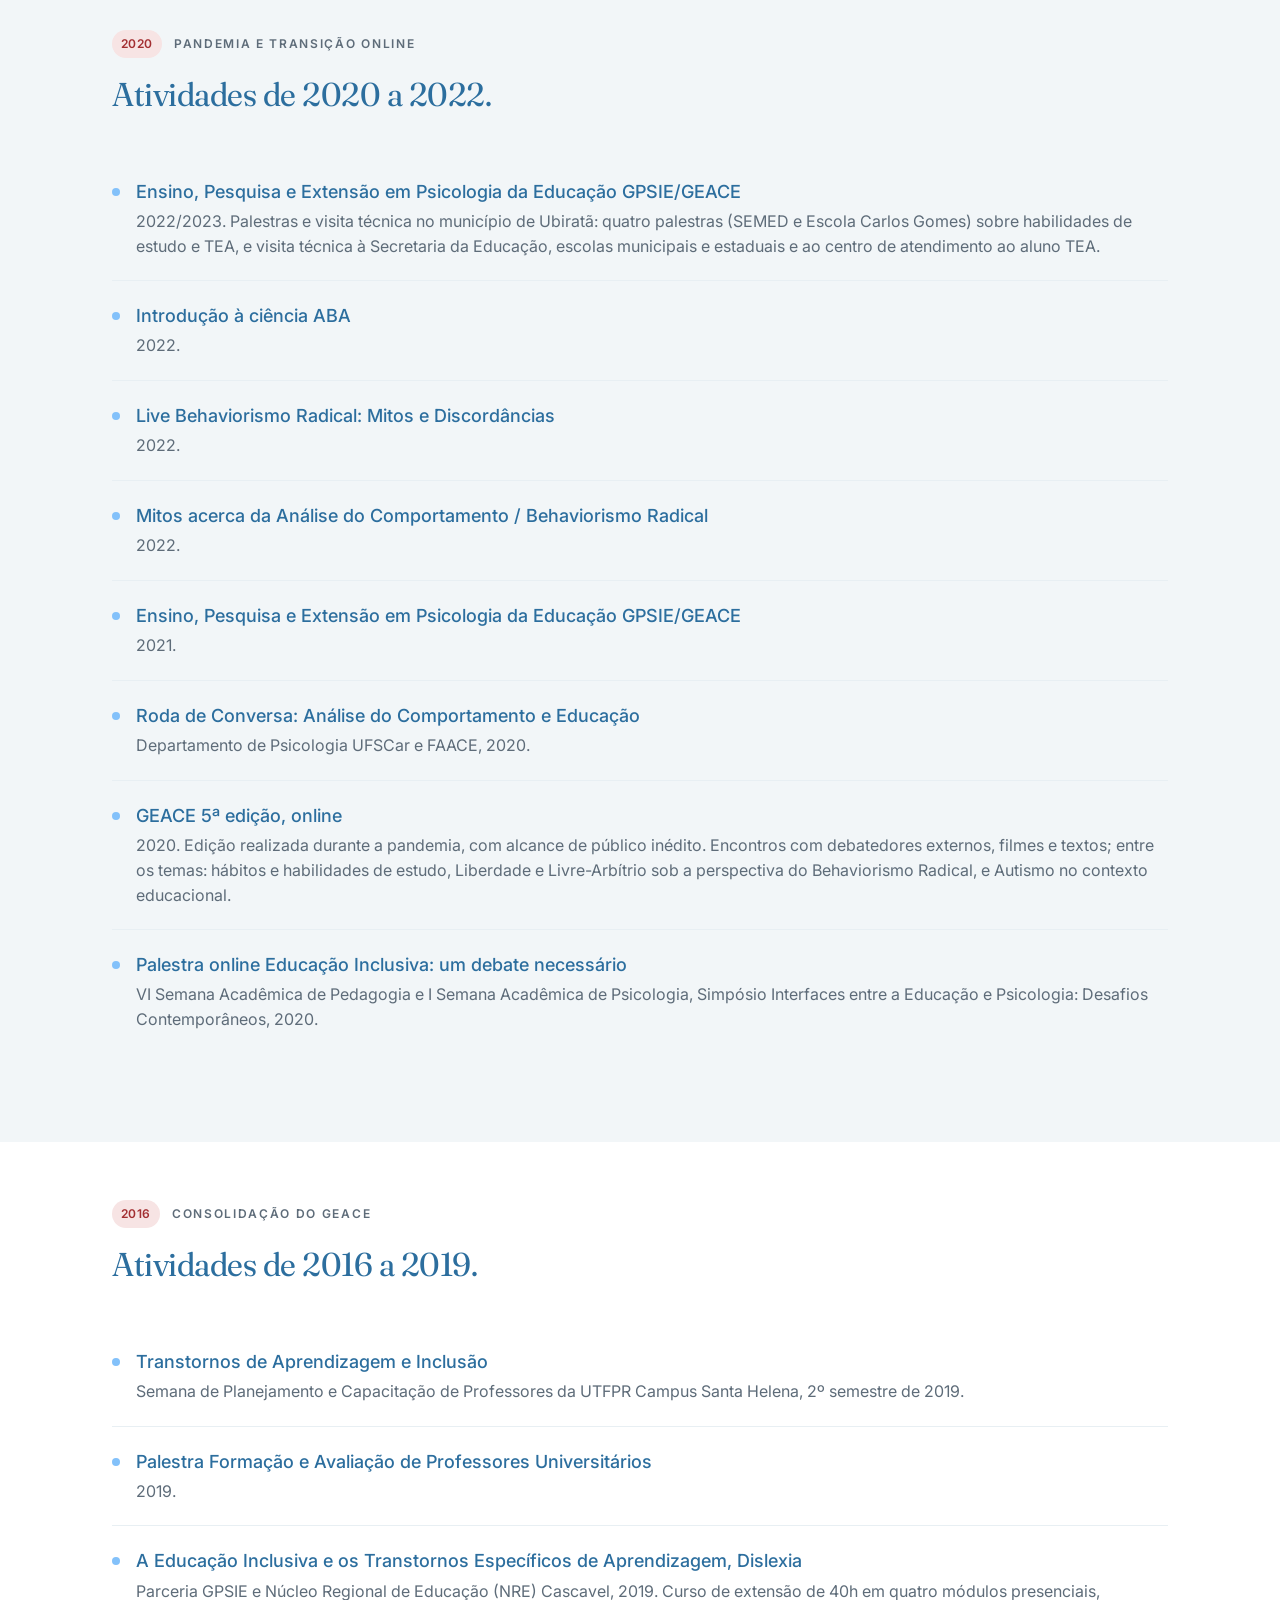
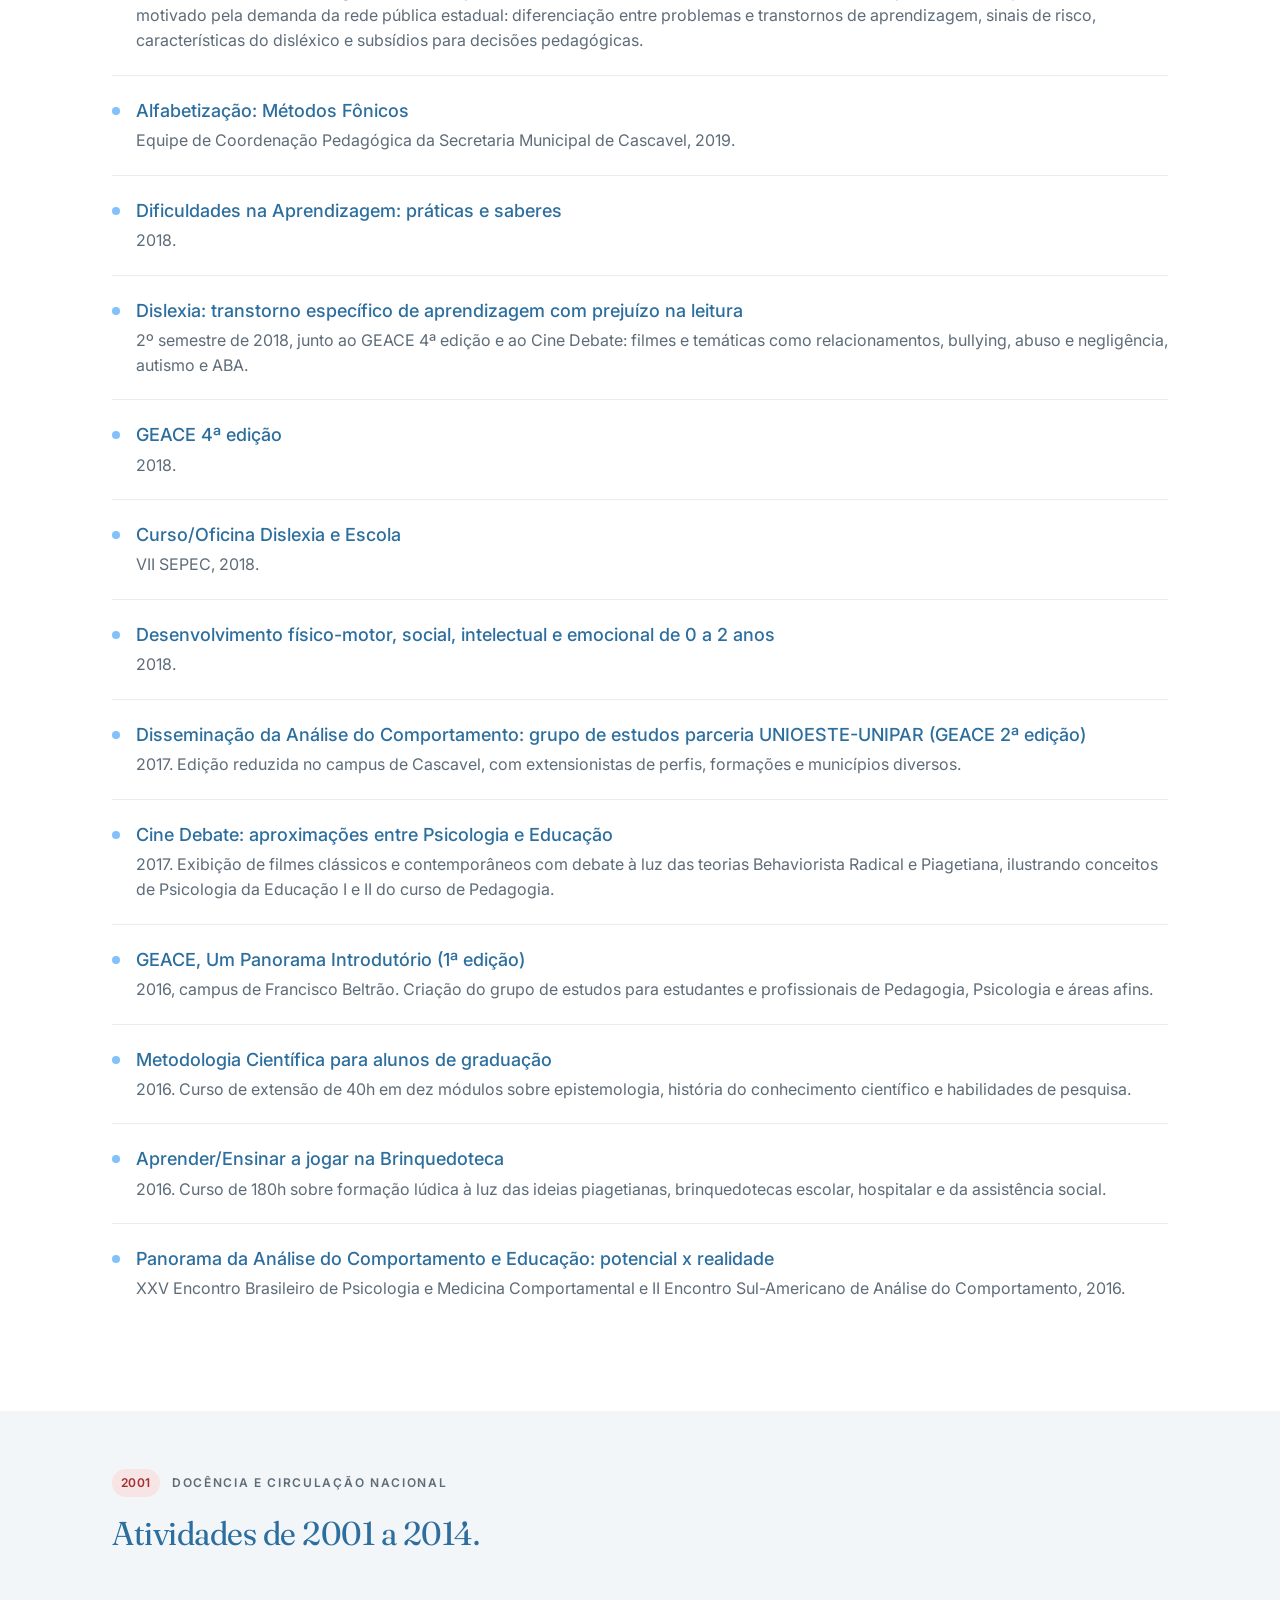
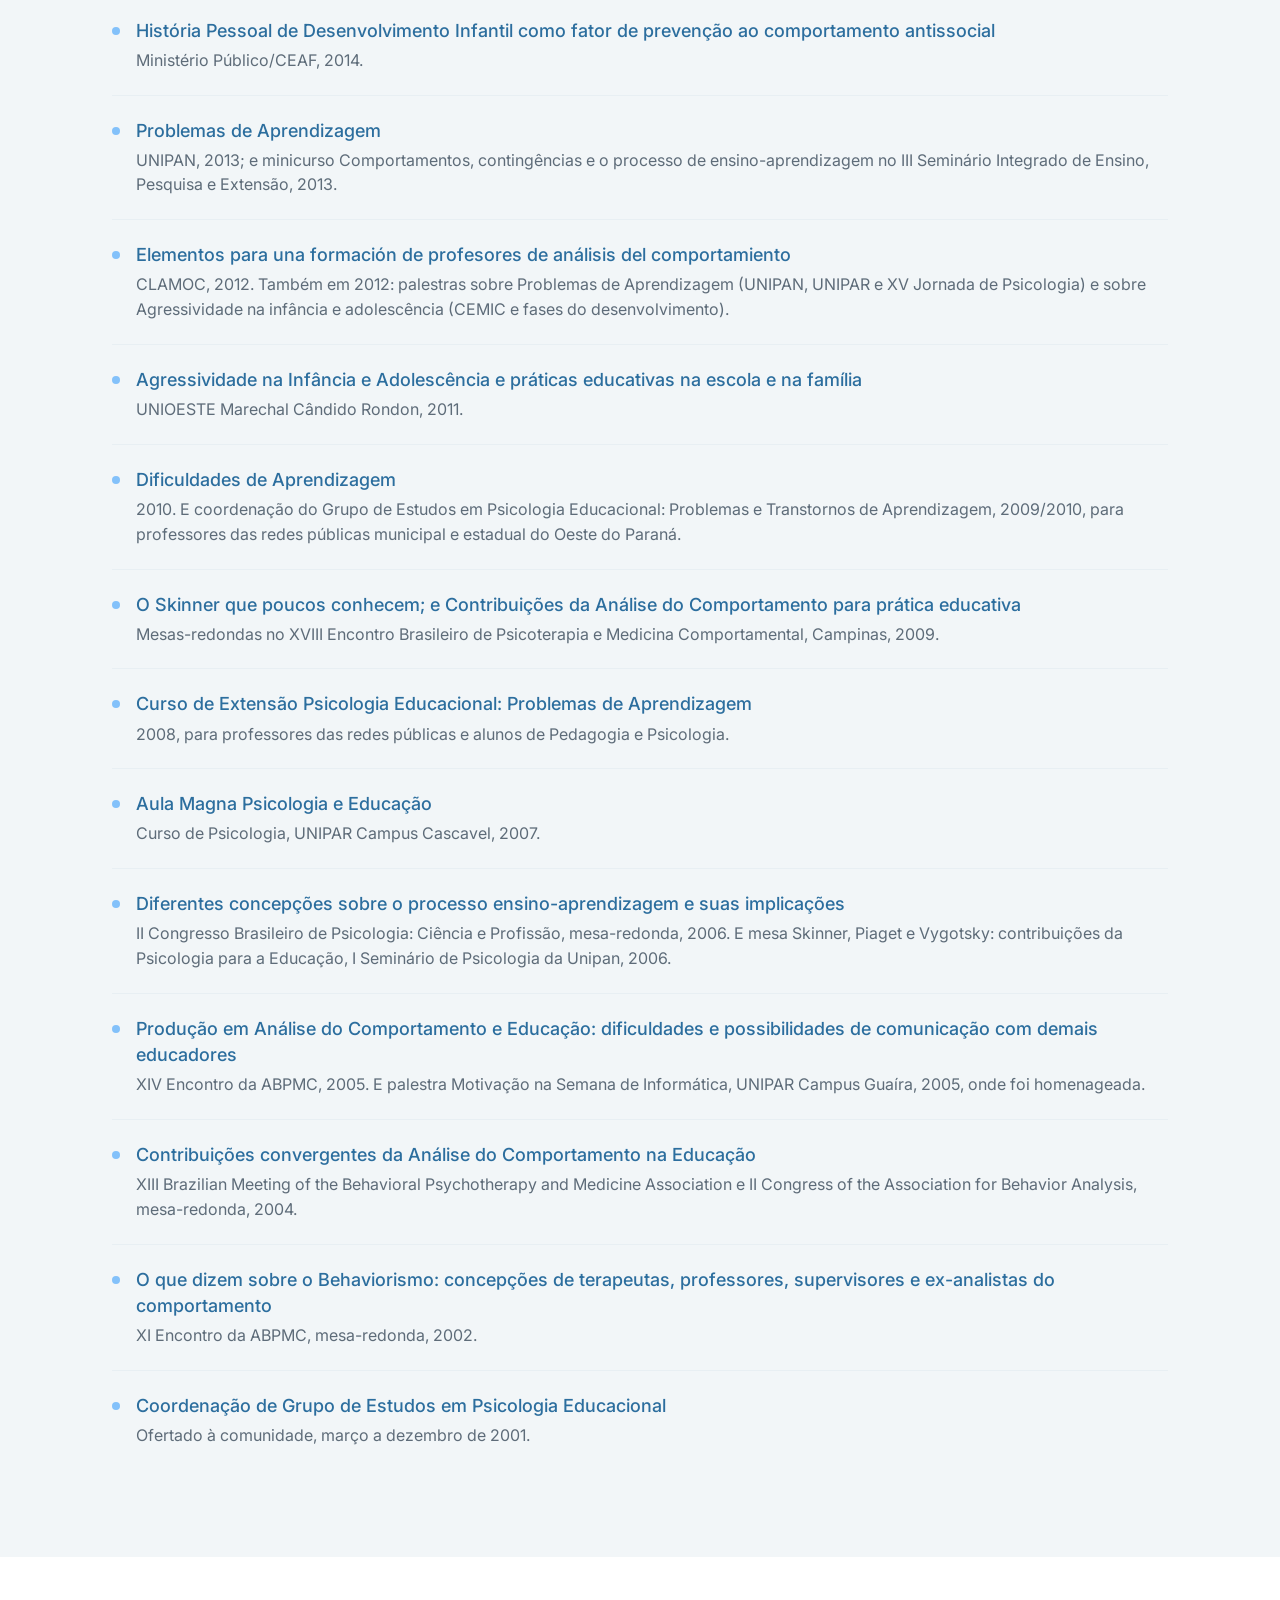
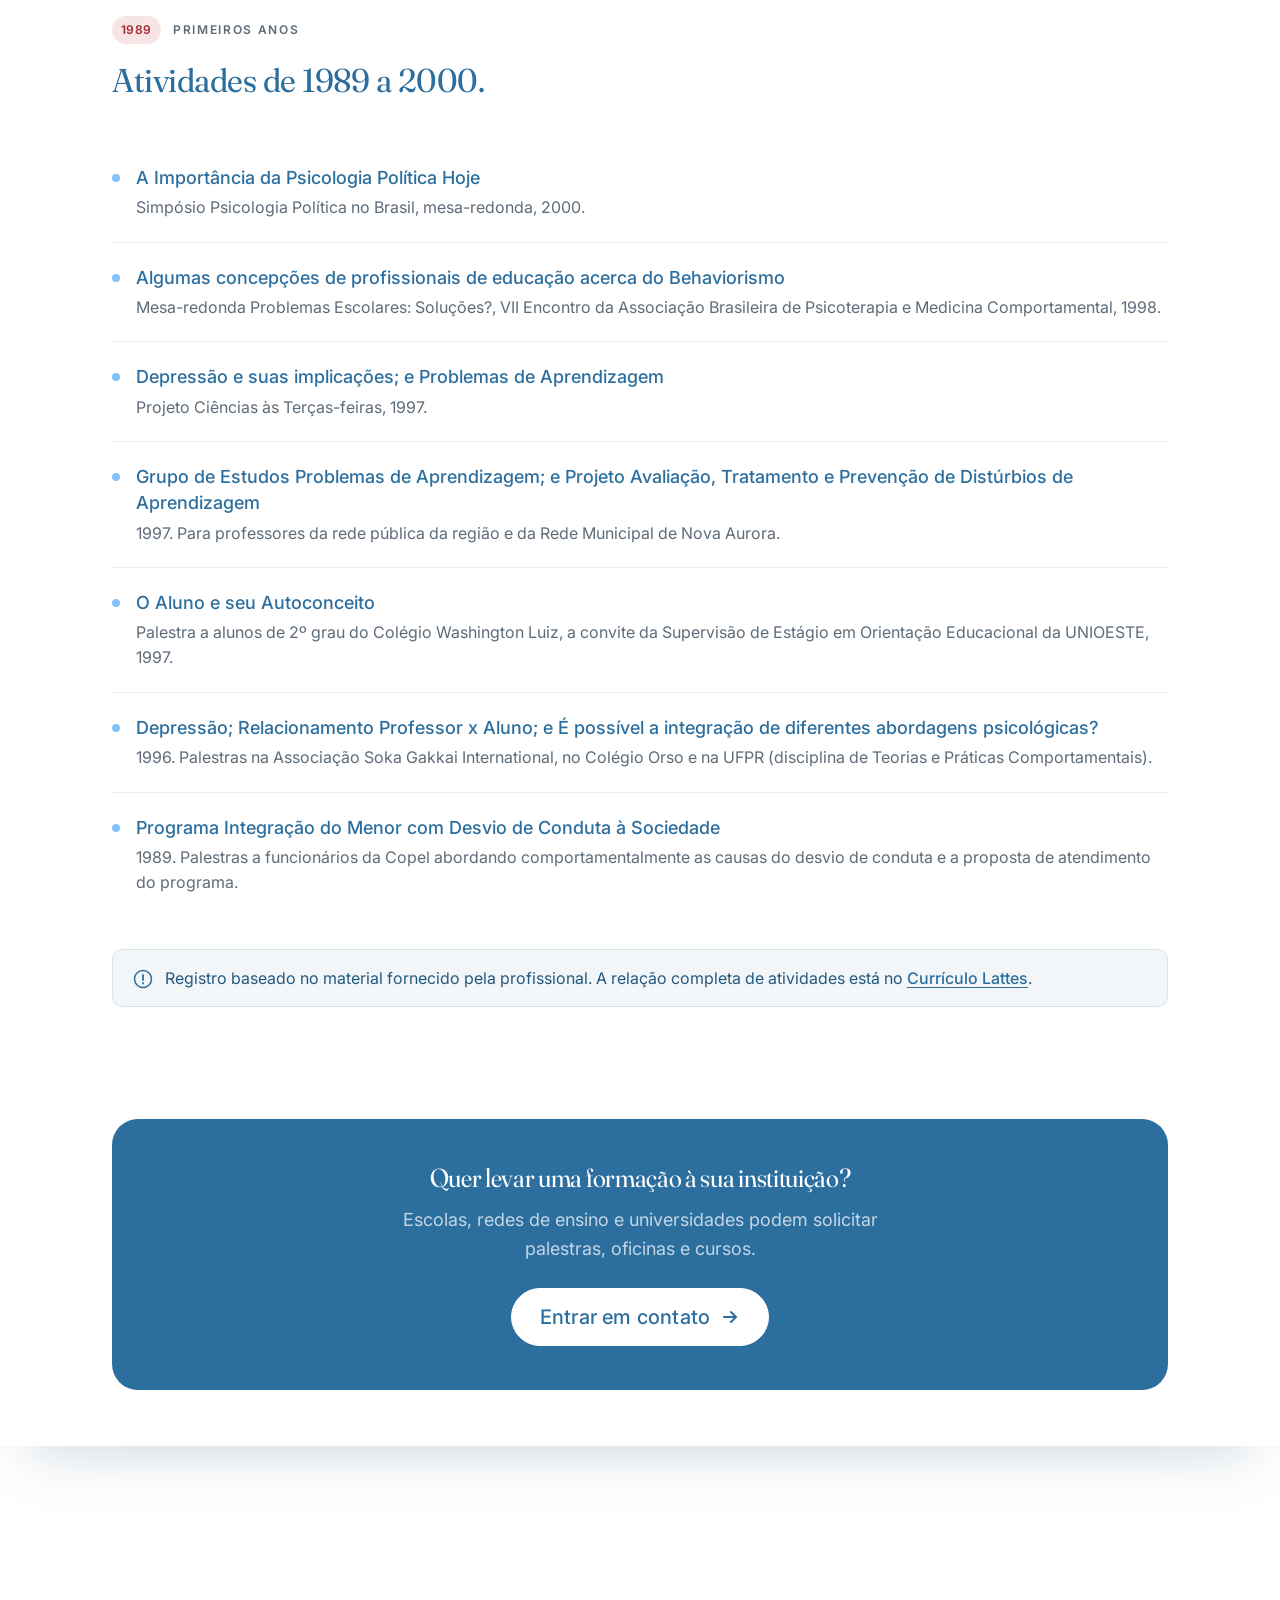
<file: gpsie_7/trajetoria.html>
<!doctype html>
<html lang="pt-BR">
<head>
  <meta charset="utf-8">
  <meta name="viewport" content="width=device-width, initial-scale=1, viewport-fit=cover">
  <meta name="theme-color" content="#2C6E9E">
  <meta name="color-scheme" content="light">
  <meta name="format-detection" content="telephone=no">
  <meta http-equiv="X-Content-Type-Options" content="nosniff">
  <meta name="referrer" content="strict-origin-when-cross-origin">

  <meta name="description" content="Trajetória extensionista da Dra. Maria Ester Rodrigues: histórico completo de palestras, oficinas, cursos, mesas-redondas e projetos de extensão de 1989 a 2025.">
  <meta name="robots" content="index, follow">
  <link rel="canonical" href="https://mariaesterrodrigues.com.br/trajetoria.html">

  <meta property="og:type" content="website">
  <meta property="og:locale" content="pt_BR">
  <meta property="og:site_name" content="Dra. Maria Ester Rodrigues">
  <meta property="og:title" content="Palestras e trajetória | Dra. Maria Ester Rodrigues">
  <meta property="og:description" content="Histórico de palestras, oficinas, cursos e projetos de extensão por ano.">

  <title>Palestras e trajetória extensionista | Dra. Maria Ester Rodrigues</title>

  <link rel="preconnect" href="https://fonts.googleapis.com">
  <link rel="preconnect" href="https://fonts.gstatic.com" crossorigin>
  <link rel="stylesheet" href="https://fonts.googleapis.com/css2?family=Fraunces:opsz,wght@9..144,400;9..144,500;9..144,600;9..144,700&amp;family=Inter:wght@400;500;600;700&amp;display=swap">

  <link rel="stylesheet" href="assets/css/style.css?v=20">
  <script src="assets/js/components.js?v=20" defer></script>
  <script src="assets/js/main.js?v=20" defer></script>
</head>
<body>
  <gpsie-header active="formacao"></gpsie-header>

  <main id="conteudo">

    <section class="page-hero">
      <div class="container page-hero__inner">
        <nav class="breadcrumb" aria-label="Trilha de navegação">
          <a href="index.html">Início</a>
          <span class="breadcrumb__sep" aria-hidden="true">/</span>
          <a href="formacao.html">Extensão</a>
          <span class="breadcrumb__sep" aria-hidden="true">/</span>
          <span aria-current="page">Trajetória completa</span>
        </nav>
        <h1 class="page-hero__title">Mais de três décadas de palestras, oficinas e extensão.</h1>
        <p class="page-hero__lead">
          Histórico de conferências, minicursos, oficinas, mesas-redondas e projetos de extensão ministrados de 1989 a 2025, organizados por período.
        </p>
      </div>
    </section>

    <!-- ============= 2023 A 2025 ============= -->
    <section class="reveal section">
      <div class="container">
        <div class="section__head">
          <p class="eyebrow eyebrow--number">
            <span class="eyebrow__num">2023+</span>
            Período recente
          </p>
          <h2 class="section__title">Atividades de 2023 a 2025.</h2>
        </div>

        <div class="pub-group">
          <ul class="pub-list">
            <li class="pub"><span class="pub__marker" aria-hidden="true"></span><div class="pub__content"><p class="pub__title">Desafios e Possibilidades: Estudos no contexto escolar em diferentes níveis de ensino</p><p class="pub__ref">XXXIV Encontro Brasileiro da ABPMC, 2025.</p></div></li>
            <li class="pub"><span class="pub__marker" aria-hidden="true"></span><div class="pub__content"><p class="pub__title">Oficina Autismo para Professores</p><p class="pub__ref">VII Simpósio Nacional de Educação: os desafios da educação inclusiva no contexto da privatização da educação, 2025.</p></div></li>
            <li class="pub"><span class="pub__marker" aria-hidden="true"></span><div class="pub__content"><p class="pub__title">Oficina Autismo para Professores (turmas matutino e noturno)</p><p class="pub__ref">XII Seminário de Prática de Ensino e XXXII Semana Acadêmica de Pedagogia: Tecnologias de Ensino e suas implicações na formação de professores, 2025.</p></div></li>
            <li class="pub"><span class="pub__marker" aria-hidden="true"></span><div class="pub__content"><p class="pub__title">Transtorno do Espectro Autista: uma jornada de conscientização e conhecimento. Autismo em Mulheres</p><p class="pub__ref">UNIANDRADE, 2025.</p></div></li>
            <li class="pub"><span class="pub__marker" aria-hidden="true"></span><div class="pub__content"><p class="pub__title">Mesa-redonda TEA: os (des)caminhos do diagnóstico, anticapacitismo e superação de preconceitos. Autismo em mulheres adultas</p><p class="pub__ref">OAB Cascavel/PR, 2024.</p></div></li>
            <li class="pub"><span class="pub__marker" aria-hidden="true"></span><div class="pub__content"><p class="pub__title">Roda de conversa Mães-TEA: Autismo em Mulheres Adultas</p><p class="pub__ref">2024.</p></div></li>
            <li class="pub"><span class="pub__marker" aria-hidden="true"></span><div class="pub__content"><p class="pub__title">Ensino, Pesquisa e Extensão em Psicologia da Educação GPSIE/GEACE</p><p class="pub__ref">2023/2024. Retomada do cine-debate online com apresentação e discussão de filmes por debatedores convidados, dando continuidade às edições de 2016 (Francisco Beltrão), 2017 e 2018 (Cascavel) e à edição online de 2020.</p></div></li>
            <li class="pub"><span class="pub__marker" aria-hidden="true"></span><div class="pub__content"><p class="pub__title">Habilidades de estudo, TEA/Autismo e temas correlatos</p><p class="pub__ref">Projeto Ensino, Pesquisa e Extensão em Psicologia da Educação GPSIE/GEACE, 2023.</p></div></li>
          </ul>
        </div>
      </div>
    </section>

    <!-- ============= 2020 A 2022 ============= -->
    <section class="reveal section section--tinted-2">
      <div class="container">
        <div class="section__head">
          <p class="eyebrow eyebrow--number">
            <span class="eyebrow__num">2020</span>
            Pandemia e transição online
          </p>
          <h2 class="section__title">Atividades de 2020 a 2022.</h2>
        </div>

        <div class="pub-group">
          <ul class="pub-list">
            <li class="pub"><span class="pub__marker" aria-hidden="true"></span><div class="pub__content"><p class="pub__title">Ensino, Pesquisa e Extensão em Psicologia da Educação GPSIE/GEACE</p><p class="pub__ref">2022/2023. Palestras e visita técnica no município de Ubiratã: quatro palestras (SEMED e Escola Carlos Gomes) sobre habilidades de estudo e TEA, e visita técnica à Secretaria da Educação, escolas municipais e estaduais e ao centro de atendimento ao aluno TEA.</p></div></li>
            <li class="pub"><span class="pub__marker" aria-hidden="true"></span><div class="pub__content"><p class="pub__title">Introdução à ciência ABA</p><p class="pub__ref">2022.</p></div></li>
            <li class="pub"><span class="pub__marker" aria-hidden="true"></span><div class="pub__content"><p class="pub__title">Live Behaviorismo Radical: Mitos e Discordâncias</p><p class="pub__ref">2022.</p></div></li>
            <li class="pub"><span class="pub__marker" aria-hidden="true"></span><div class="pub__content"><p class="pub__title">Mitos acerca da Análise do Comportamento / Behaviorismo Radical</p><p class="pub__ref">2022.</p></div></li>
            <li class="pub"><span class="pub__marker" aria-hidden="true"></span><div class="pub__content"><p class="pub__title">Ensino, Pesquisa e Extensão em Psicologia da Educação GPSIE/GEACE</p><p class="pub__ref">2021.</p></div></li>
            <li class="pub"><span class="pub__marker" aria-hidden="true"></span><div class="pub__content"><p class="pub__title">Roda de Conversa: Análise do Comportamento e Educação</p><p class="pub__ref">Departamento de Psicologia UFSCar e FAACE, 2020.</p></div></li>
            <li class="pub"><span class="pub__marker" aria-hidden="true"></span><div class="pub__content"><p class="pub__title">GEACE 5ª edição, online</p><p class="pub__ref">2020. Edição realizada durante a pandemia, com alcance de público inédito. Encontros com debatedores externos, filmes e textos; entre os temas: hábitos e habilidades de estudo, Liberdade e Livre-Arbítrio sob a perspectiva do Behaviorismo Radical, e Autismo no contexto educacional.</p></div></li>
            <li class="pub"><span class="pub__marker" aria-hidden="true"></span><div class="pub__content"><p class="pub__title">Palestra online Educação Inclusiva: um debate necessário</p><p class="pub__ref">VI Semana Acadêmica de Pedagogia e I Semana Acadêmica de Psicologia, Simpósio Interfaces entre a Educação e Psicologia: Desafios Contemporâneos, 2020.</p></div></li>
          </ul>
        </div>
      </div>
    </section>

    <!-- ============= 2016 A 2019 ============= -->
    <section class="reveal section">
      <div class="container">
        <div class="section__head">
          <p class="eyebrow eyebrow--number">
            <span class="eyebrow__num">2016</span>
            Consolidação do GEACE
          </p>
          <h2 class="section__title">Atividades de 2016 a 2019.</h2>
        </div>

        <div class="pub-group">
          <ul class="pub-list">
            <li class="pub"><span class="pub__marker" aria-hidden="true"></span><div class="pub__content"><p class="pub__title">Transtornos de Aprendizagem e Inclusão</p><p class="pub__ref">Semana de Planejamento e Capacitação de Professores da UTFPR Campus Santa Helena, 2º semestre de 2019.</p></div></li>
            <li class="pub"><span class="pub__marker" aria-hidden="true"></span><div class="pub__content"><p class="pub__title">Palestra Formação e Avaliação de Professores Universitários</p><p class="pub__ref">2019.</p></div></li>
            <li class="pub"><span class="pub__marker" aria-hidden="true"></span><div class="pub__content"><p class="pub__title">A Educação Inclusiva e os Transtornos Específicos de Aprendizagem, Dislexia</p><p class="pub__ref">Parceria GPSIE e Núcleo Regional de Educação (NRE) Cascavel, 2019. Curso de extensão de 40h em quatro módulos presenciais, motivado pela demanda da rede pública estadual: diferenciação entre problemas e transtornos de aprendizagem, sinais de risco, características do disléxico e subsídios para decisões pedagógicas.</p></div></li>
            <li class="pub"><span class="pub__marker" aria-hidden="true"></span><div class="pub__content"><p class="pub__title">Alfabetização: Métodos Fônicos</p><p class="pub__ref">Equipe de Coordenação Pedagógica da Secretaria Municipal de Cascavel, 2019.</p></div></li>
            <li class="pub"><span class="pub__marker" aria-hidden="true"></span><div class="pub__content"><p class="pub__title">Dificuldades na Aprendizagem: práticas e saberes</p><p class="pub__ref">2018.</p></div></li>
            <li class="pub"><span class="pub__marker" aria-hidden="true"></span><div class="pub__content"><p class="pub__title">Dislexia: transtorno específico de aprendizagem com prejuízo na leitura</p><p class="pub__ref">2º semestre de 2018, junto ao GEACE 4ª edição e ao Cine Debate: filmes e temáticas como relacionamentos, bullying, abuso e negligência, autismo e ABA.</p></div></li>
            <li class="pub"><span class="pub__marker" aria-hidden="true"></span><div class="pub__content"><p class="pub__title">GEACE 4ª edição</p><p class="pub__ref">2018.</p></div></li>
            <li class="pub"><span class="pub__marker" aria-hidden="true"></span><div class="pub__content"><p class="pub__title">Curso/Oficina Dislexia e Escola</p><p class="pub__ref">VII SEPEC, 2018.</p></div></li>
            <li class="pub"><span class="pub__marker" aria-hidden="true"></span><div class="pub__content"><p class="pub__title">Desenvolvimento físico-motor, social, intelectual e emocional de 0 a 2 anos</p><p class="pub__ref">2018.</p></div></li>
            <li class="pub"><span class="pub__marker" aria-hidden="true"></span><div class="pub__content"><p class="pub__title">Disseminação da Análise do Comportamento: grupo de estudos parceria UNIOESTE-UNIPAR (GEACE 2ª edição)</p><p class="pub__ref">2017. Edição reduzida no campus de Cascavel, com extensionistas de perfis, formações e municípios diversos.</p></div></li>
            <li class="pub"><span class="pub__marker" aria-hidden="true"></span><div class="pub__content"><p class="pub__title">Cine Debate: aproximações entre Psicologia e Educação</p><p class="pub__ref">2017. Exibição de filmes clássicos e contemporâneos com debate à luz das teorias Behaviorista Radical e Piagetiana, ilustrando conceitos de Psicologia da Educação I e II do curso de Pedagogia.</p></div></li>
            <li class="pub"><span class="pub__marker" aria-hidden="true"></span><div class="pub__content"><p class="pub__title">GEACE, Um Panorama Introdutório (1ª edição)</p><p class="pub__ref">2016, campus de Francisco Beltrão. Criação do grupo de estudos para estudantes e profissionais de Pedagogia, Psicologia e áreas afins.</p></div></li>
            <li class="pub"><span class="pub__marker" aria-hidden="true"></span><div class="pub__content"><p class="pub__title">Metodologia Científica para alunos de graduação</p><p class="pub__ref">2016. Curso de extensão de 40h em dez módulos sobre epistemologia, história do conhecimento científico e habilidades de pesquisa.</p></div></li>
            <li class="pub"><span class="pub__marker" aria-hidden="true"></span><div class="pub__content"><p class="pub__title">Aprender/Ensinar a jogar na Brinquedoteca</p><p class="pub__ref">2016. Curso de 180h sobre formação lúdica à luz das ideias piagetianas, brinquedotecas escolar, hospitalar e da assistência social.</p></div></li>
            <li class="pub"><span class="pub__marker" aria-hidden="true"></span><div class="pub__content"><p class="pub__title">Panorama da Análise do Comportamento e Educação: potencial x realidade</p><p class="pub__ref">XXV Encontro Brasileiro de Psicologia e Medicina Comportamental e II Encontro Sul-Americano de Análise do Comportamento, 2016.</p></div></li>
          </ul>
        </div>
      </div>
    </section>

    <!-- ============= 2001 A 2014 ============= -->
    <section class="reveal section section--tinted-2">
      <div class="container">
        <div class="section__head">
          <p class="eyebrow eyebrow--number">
            <span class="eyebrow__num">2001</span>
            Docência e circulação nacional
          </p>
          <h2 class="section__title">Atividades de 2001 a 2014.</h2>
        </div>

        <div class="pub-group">
          <ul class="pub-list">
            <li class="pub"><span class="pub__marker" aria-hidden="true"></span><div class="pub__content"><p class="pub__title">História Pessoal de Desenvolvimento Infantil como fator de prevenção ao comportamento antissocial</p><p class="pub__ref">Ministério Público/CEAF, 2014.</p></div></li>
            <li class="pub"><span class="pub__marker" aria-hidden="true"></span><div class="pub__content"><p class="pub__title">Problemas de Aprendizagem</p><p class="pub__ref">UNIPAN, 2013; e minicurso Comportamentos, contingências e o processo de ensino-aprendizagem no III Seminário Integrado de Ensino, Pesquisa e Extensão, 2013.</p></div></li>
            <li class="pub"><span class="pub__marker" aria-hidden="true"></span><div class="pub__content"><p class="pub__title">Elementos para una formación de profesores de análisis del comportamiento</p><p class="pub__ref">CLAMOC, 2012. Também em 2012: palestras sobre Problemas de Aprendizagem (UNIPAN, UNIPAR e XV Jornada de Psicologia) e sobre Agressividade na infância e adolescência (CEMIC e fases do desenvolvimento).</p></div></li>
            <li class="pub"><span class="pub__marker" aria-hidden="true"></span><div class="pub__content"><p class="pub__title">Agressividade na Infância e Adolescência e práticas educativas na escola e na família</p><p class="pub__ref">UNIOESTE Marechal Cândido Rondon, 2011.</p></div></li>
            <li class="pub"><span class="pub__marker" aria-hidden="true"></span><div class="pub__content"><p class="pub__title">Dificuldades de Aprendizagem</p><p class="pub__ref">2010. E coordenação do Grupo de Estudos em Psicologia Educacional: Problemas e Transtornos de Aprendizagem, 2009/2010, para professores das redes públicas municipal e estadual do Oeste do Paraná.</p></div></li>
            <li class="pub"><span class="pub__marker" aria-hidden="true"></span><div class="pub__content"><p class="pub__title">O Skinner que poucos conhecem; e Contribuições da Análise do Comportamento para prática educativa</p><p class="pub__ref">Mesas-redondas no XVIII Encontro Brasileiro de Psicoterapia e Medicina Comportamental, Campinas, 2009.</p></div></li>
            <li class="pub"><span class="pub__marker" aria-hidden="true"></span><div class="pub__content"><p class="pub__title">Curso de Extensão Psicologia Educacional: Problemas de Aprendizagem</p><p class="pub__ref">2008, para professores das redes públicas e alunos de Pedagogia e Psicologia.</p></div></li>
            <li class="pub"><span class="pub__marker" aria-hidden="true"></span><div class="pub__content"><p class="pub__title">Aula Magna Psicologia e Educação</p><p class="pub__ref">Curso de Psicologia, UNIPAR Campus Cascavel, 2007.</p></div></li>
            <li class="pub"><span class="pub__marker" aria-hidden="true"></span><div class="pub__content"><p class="pub__title">Diferentes concepções sobre o processo ensino-aprendizagem e suas implicações</p><p class="pub__ref">II Congresso Brasileiro de Psicologia: Ciência e Profissão, mesa-redonda, 2006. E mesa Skinner, Piaget e Vygotsky: contribuições da Psicologia para a Educação, I Seminário de Psicologia da Unipan, 2006.</p></div></li>
            <li class="pub"><span class="pub__marker" aria-hidden="true"></span><div class="pub__content"><p class="pub__title">Produção em Análise do Comportamento e Educação: dificuldades e possibilidades de comunicação com demais educadores</p><p class="pub__ref">XIV Encontro da ABPMC, 2005. E palestra Motivação na Semana de Informática, UNIPAR Campus Guaíra, 2005, onde foi homenageada.</p></div></li>
            <li class="pub"><span class="pub__marker" aria-hidden="true"></span><div class="pub__content"><p class="pub__title">Contribuições convergentes da Análise do Comportamento na Educação</p><p class="pub__ref">XIII Brazilian Meeting of the Behavioral Psychotherapy and Medicine Association e II Congress of the Association for Behavior Analysis, mesa-redonda, 2004.</p></div></li>
            <li class="pub"><span class="pub__marker" aria-hidden="true"></span><div class="pub__content"><p class="pub__title">O que dizem sobre o Behaviorismo: concepções de terapeutas, professores, supervisores e ex-analistas do comportamento</p><p class="pub__ref">XI Encontro da ABPMC, mesa-redonda, 2002.</p></div></li>
            <li class="pub"><span class="pub__marker" aria-hidden="true"></span><div class="pub__content"><p class="pub__title">Coordenação de Grupo de Estudos em Psicologia Educacional</p><p class="pub__ref">Ofertado à comunidade, março a dezembro de 2001.</p></div></li>
          </ul>
        </div>
      </div>
    </section>

    <!-- ============= 1989 A 2000 ============= -->
    <section class="reveal section">
      <div class="container">
        <div class="section__head">
          <p class="eyebrow eyebrow--number">
            <span class="eyebrow__num">1989</span>
            Primeiros anos
          </p>
          <h2 class="section__title">Atividades de 1989 a 2000.</h2>
        </div>

        <div class="pub-group">
          <ul class="pub-list">
            <li class="pub"><span class="pub__marker" aria-hidden="true"></span><div class="pub__content"><p class="pub__title">A Importância da Psicologia Política Hoje</p><p class="pub__ref">Simpósio Psicologia Política no Brasil, mesa-redonda, 2000.</p></div></li>
            <li class="pub"><span class="pub__marker" aria-hidden="true"></span><div class="pub__content"><p class="pub__title">Algumas concepções de profissionais de educação acerca do Behaviorismo</p><p class="pub__ref">Mesa-redonda Problemas Escolares: Soluções?, VII Encontro da Associação Brasileira de Psicoterapia e Medicina Comportamental, 1998.</p></div></li>
            <li class="pub"><span class="pub__marker" aria-hidden="true"></span><div class="pub__content"><p class="pub__title">Depressão e suas implicações; e Problemas de Aprendizagem</p><p class="pub__ref">Projeto Ciências às Terças-feiras, 1997.</p></div></li>
            <li class="pub"><span class="pub__marker" aria-hidden="true"></span><div class="pub__content"><p class="pub__title">Grupo de Estudos Problemas de Aprendizagem; e Projeto Avaliação, Tratamento e Prevenção de Distúrbios de Aprendizagem</p><p class="pub__ref">1997. Para professores da rede pública da região e da Rede Municipal de Nova Aurora.</p></div></li>
            <li class="pub"><span class="pub__marker" aria-hidden="true"></span><div class="pub__content"><p class="pub__title">O Aluno e seu Autoconceito</p><p class="pub__ref">Palestra a alunos de 2º grau do Colégio Washington Luiz, a convite da Supervisão de Estágio em Orientação Educacional da UNIOESTE, 1997.</p></div></li>
            <li class="pub"><span class="pub__marker" aria-hidden="true"></span><div class="pub__content"><p class="pub__title">Depressão; Relacionamento Professor x Aluno; e É possível a integração de diferentes abordagens psicológicas?</p><p class="pub__ref">1996. Palestras na Associação Soka Gakkai International, no Colégio Orso e na UFPR (disciplina de Teorias e Práticas Comportamentais).</p></div></li>
            <li class="pub"><span class="pub__marker" aria-hidden="true"></span><div class="pub__content"><p class="pub__title">Programa Integração do Menor com Desvio de Conduta à Sociedade</p><p class="pub__ref">1989. Palestras a funcionários da Copel abordando comportamentalmente as causas do desvio de conduta e a proposta de atendimento do programa.</p></div></li>
          </ul>
        </div>

        <div class="pubs__note">
          <svg width="20" height="20" viewBox="0 0 20 20" aria-hidden="true">
            <circle cx="10" cy="10" r="8.5" stroke="currentColor" stroke-width="1.5" fill="none"/>
            <path d="M10 6v5M10 14v0.5" stroke="currentColor" stroke-width="1.8" stroke-linecap="round"/>
          </svg>
          <p>Registro baseado no material fornecido pela profissional. A relação completa de atividades está no <a href="http://lattes.cnpq.br/5988082469441642" target="_blank" rel="noopener noreferrer">Currículo Lattes</a>.</p>
        </div>
      </div>
    </section>

    <section class="reveal section">
      <div class="container">
        <div class="cta-band">
          <h2 class="cta-band__title">Quer levar uma formação à sua instituição?</h2>
          <p class="cta-band__text">
            Escolas, redes de ensino e universidades podem solicitar palestras, oficinas e cursos.
          </p>
          <a href="contato.html" class="btn btn--on-dark btn--lg">
            Entrar em contato
            <svg width="20" height="20" viewBox="0 0 20 20" aria-hidden="true">
              <path d="M4 10h11M11 5l5 5-5 5" stroke="currentColor" stroke-width="2" stroke-linecap="round" fill="none"/>
            </svg>
          </a>
        </div>
      </div>
    </section>

  </main>

  <gpsie-footer></gpsie-footer>
  <gpsie-cookie></gpsie-cookie>
</body>
</html>
</file>
<file: gpsie_7/assets/css/style.css>
/* =============================================================
 * Dra. Maria Ester Rodrigues, sistema visual
 * Editorial acadêmico clean: navy como cor institucional,
 * sage como acento sutil, neutros quentes como base.
 * Mobile-first estrito. Animações leves e discretas.
 * ============================================================= */

/* ============= 1. RESET ============= */
*, *::before, *::after {
  box-sizing: border-box;
}

html {
  -webkit-text-size-adjust: 100%;
  text-size-adjust: 100%;
  scroll-behavior: smooth;
  -webkit-tap-highlight-color: transparent;
  scroll-padding-top: 88px;
}

@media (prefers-reduced-motion: reduce) {
  html { scroll-behavior: auto; }
  *, *::before, *::after {
    animation-duration: 0.01ms !important;
    animation-iteration-count: 1 !important;
    transition-duration: 0.01ms !important;
  }
}

body {
  margin: 0;
  min-height: 100dvh;
  background: var(--cream);
  color: var(--navy);
  font-family: var(--font-body);
  font-size: 17px;
  line-height: 1.65;
  font-weight: 400;
  -webkit-font-smoothing: antialiased;
  -moz-osx-font-smoothing: grayscale;
  text-rendering: optimizeLegibility;
  overflow-x: hidden;
  overflow-wrap: break-word;
  word-wrap: break-word;
}

p, li, dd, dt, blockquote, span, a {
  overflow-wrap: break-word;
  word-wrap: break-word;
}

/* Títulos NUNCA hifenizam automaticamente (evita 'comporta-mental') */
h1, h2, h3, h4, .display, .hero__title, .section__title,
.hero__card-name, .coord-card__name, .research__title,
.pubs__title, .resource__title, .channels__title,
.footer__name, .footer__title, .eyebrow, .btn, .logo__name {
  hyphens: none;
  -webkit-hyphens: none;
  -ms-hyphens: none;
  overflow-wrap: normal;
  word-break: keep-all;
}

/* Prose longa pode hifenizar */
.hero__lead,
.mission__text,
.section__intro,
.pubs__ref,
.research__body,
.resource__body,
.form__field,
.course__body,
p.long-copy {
  hyphens: auto;
  -webkit-hyphens: auto;
  -ms-hyphens: auto;
}

img, svg, video {
  display: block;
  max-width: 100%;
  height: auto;
}

button {
  font: inherit;
  color: inherit;
  background: none;
  border: 0;
  padding: 0;
  cursor: pointer;
}

input, select, textarea {
  font: inherit;
  color: inherit;
}

a {
  color: inherit;
  text-decoration: none;
}

ul, ol {
  margin: 0;
  padding: 0;
  list-style: none;
}

h1, h2, h3, h4, p, dl, dd, figure, blockquote {
  margin: 0;
}

/* ============= 2. TOKENS ============= */
:root {
  /* Paleta oficial da cliente (Dra. Maria Ester Rodrigues)
   * Eixo visual: azul institucional. Vermelho editorial e amarelo
   * como acentos pontuais. Branco e gelo como base (65%).
   * Proporcao alvo: 65% branco/gelo, 26% azul, 6% vermelho, 3% amarelo.
   *
   * Os nomes de variaveis foram preservados por compatibilidade com os
   * componentes ja existentes; os valores e que mudaram. Mapeamento:
   *   --navy      -> azul institucional (autoridade, titulos, botoes)
   *   --sage      -> azul suave (icones, formas, detalhes decorativos)
   *   --coral     -> vermelho editorial (destaques, tags, chamadas)
   *   --amber     -> amarelo de apoio (microdestaques pontuais)
   *   --cream     -> gelo (secoes alternadas)
   *   --gray      -> texto secundario / grafite */

  /* Azul institucional (eixo, autoridade) */
  --navy: #2C6E9E;
  --navy-2: #24597F;
  --navy-3: #1D4A6B;

  /* Legado: primary = azul institucional */
  --primary: #2C6E9E;
  --primary-2: #24597F;
  --primary-3: #4E88B4;

  /* Azul suave (icones, formas, fundos decorativos, NUNCA texto sobre branco) */
  --sage: #83C1FA;
  --sage-deep: #2C6E9E;
  --sage-soft: #E8F2FB;

  /* Vermelho editorial (destaques, tags, elementos ativos) */
  --coral: #C63F42;
  --coral-deep: #A32F32;
  --coral-soft: #F7E4E4;

  /* Amarelo de apoio (microdestaques pontuais, 3%) */
  --amber: #F2C94C;
  --amber-deep: #C9A431;
  --amber-soft: #FBF2D6;

  /* Verde do WhatsApp, mantido para reconhecimento de marca */
  --whatsapp: #25D366;
  --whatsapp-deep: #1DA851;

  /* Neutros: branco e gelo (base 65%) */
  --cream: #FFFFFF;         /* fundo principal */
  --cream-2: #F2F6F8;       /* gelo, secoes alternadas */
  --cream-3: #E8EFF3;       /* gelo mais fechado */

  /* Cinzas frios (grafite para texto) */
  --gray: #5E6C79;          /* texto secundario */
  --gray-2: #8695A1;        /* placeholders, labels */

  /* Bordas */
  --border: #D8E4EC;        /* linha divisoria padrao */
  --border-soft: #E8EFF3;   /* linha muito sutil */

  /* Fontes */
  --font-display: "Fraunces", ui-serif, Georgia, "Times New Roman", serif;
  --font-body: "Inter", -apple-system, BlinkMacSystemFont, "Segoe UI", Roboto, Helvetica, Arial, sans-serif;

  /* Escala tipográfica (fluida mas com mínimos generosos) */
  --fs-micro: clamp(13px, 0.75rem + 0.15vw, 14px);
  --fs-sm: clamp(15px, 0.9rem + 0.15vw, 16px);
  --fs-base: clamp(17px, 1rem + 0.2vw, 18px);
  --fs-lg: clamp(19px, 1.1rem + 0.35vw, 22px);
  --fs-xl: clamp(19px, 1.1rem + 0.4vw, 23px);
  --fs-2xl: clamp(22px, 1.2rem + 0.9vw, 30px);
  --fs-3xl: clamp(26px, 1.4rem + 1.6vw, 40px);
  --fs-4xl: clamp(32px, 1.7rem + 2.5vw, 54px);

  /* Espaçamento */
  --sp-1: 8px;
  --sp-2: 12px;
  --sp-3: 16px;
  --sp-4: 24px;
  --sp-5: 32px;
  --sp-6: 48px;
  --sp-7: 64px;
  --sp-8: 96px;

  /* Layout */
  --container-max: 1200px;
  --container-pad: 20px;
  --radius-sm: 10px;
  --radius: 16px;
  --radius-lg: 26px;

  /* Sombras com tint warm-charcoal (não azul) */
  --shadow-sm: 0 2px 6px rgba(44, 110, 158, 0.05);
  --shadow: 0 6px 20px -8px rgba(44, 110, 158, 0.10);
  --shadow-md: 0 12px 36px -14px rgba(44, 110, 158, 0.14);
  --shadow-lg: 0 24px 60px -20px rgba(44, 110, 158, 0.18);

  /* Ease */
  --ease: cubic-bezier(0.4, 0, 0.2, 1);
  --ease-out: cubic-bezier(0.16, 1, 0.3, 1);

  /* Altura do header (mobile) */
  --header-h: 72px;
}

/* ============= 3. BASE TIPOGRÁFICA ============= */
h1, h2, h3, h4 {
  font-family: var(--font-display);
  font-weight: 400;
  color: var(--navy);
  line-height: 1.2;
  letter-spacing: -0.012em;
  font-variation-settings: "opsz" 72, "SOFT" 20;
}

h2 { font-size: var(--fs-3xl); line-height: 1.2; }
h3 { font-size: var(--fs-xl); line-height: 1.3; font-weight: 500; }

p { font-size: var(--fs-base); }

strong { font-weight: 500; color: var(--navy); }

::selection {
  background: var(--sage);
  color: white;
}

/* ============= 4. UTILITIES ============= */
.container {
  width: 100%;
  max-width: var(--container-max);
  margin-inline: auto;
  padding-inline: max(var(--container-pad), env(safe-area-inset-left));
  padding-right: max(var(--container-pad), env(safe-area-inset-right));
}

.skip-link {
  position: absolute;
  top: -100px;
  left: 12px;
  z-index: 999;
  background: var(--navy);
  color: white;
  padding: 12px 20px;
  border-radius: var(--radius-sm);
  font-size: var(--fs-base);
  font-weight: 600;
  transition: top 200ms var(--ease);
}

.skip-link:focus {
  top: 12px;
  outline: 2px solid var(--sage);
  outline-offset: 2px;
}

:where(a, button, input, select, textarea, [tabindex]):focus-visible {
  outline: 2px solid var(--sage);
  outline-offset: 3px;
  border-radius: 4px;
}

/* Eyebrow */
.eyebrow {
  display: inline-flex;
  align-items: center;
  gap: 10px;
  font-family: var(--font-body);
  font-size: 12px;
  font-weight: 600;
  color: var(--gray);
  letter-spacing: 0.14em;
  text-transform: uppercase;
  margin: 0 0 18px;
  line-height: 1.4;
}

.eyebrow--light { color: rgba(255, 255, 255, 0.7); }

.eyebrow__dot {
  width: 8px;
  height: 8px;
  background: var(--sage);
  border-radius: 50%;
  animation: pulse 3s var(--ease) infinite;
  flex-shrink: 0;
}

@keyframes pulse {
  0%, 100% { opacity: 1; }
  50% { opacity: 0.4; }
}

.eyebrow--number { gap: 12px; }

.eyebrow__num {
  display: inline-grid;
  place-items: center;
  min-width: 28px;
  height: 28px;
  padding: 0 8px;
  background: var(--coral-soft);
  color: var(--coral-deep);
  border: 1px solid transparent;
  border-radius: 999px;
  font-family: var(--font-body);
  font-size: 12px;
  font-weight: 600;
  letter-spacing: 0.04em;
}

.eyebrow--light .eyebrow__num {
  background: transparent;
  color: rgba(255, 255, 255, 0.85);
  border-color: rgba(255, 255, 255, 0.25);
}

/* Botões (grandes e acessíveis) */
.btn {
  --btn-fg: white;
  --btn-bg: var(--navy);
  --btn-bd: var(--navy);
  --btn-hover-bg: var(--navy-2);
  display: inline-flex;
  align-items: center;
  justify-content: center;
  gap: 10px;
  padding: 13px 24px;
  min-height: 50px;
  font-family: var(--font-body);
  font-size: var(--fs-base);
  font-weight: 500;
  line-height: 1.2;
  letter-spacing: 0.01em;
  color: var(--btn-fg);
  background: var(--btn-bg);
  border: 1px solid var(--btn-bd);
  border-radius: 999px;
  cursor: pointer;
  text-decoration: none;
  text-align: center;
  transition: transform 300ms var(--ease), background 300ms var(--ease), border-color 300ms var(--ease), color 300ms var(--ease);
}

.btn:hover {
  background: var(--btn-hover-bg);
  border-color: var(--btn-hover-bg);
  transform: translateY(-1px);
}

.btn:active {
  transform: translateY(0);
}

.btn--primary {
  --btn-bg: var(--navy);
  --btn-bd: var(--navy);
  --btn-hover-bg: var(--primary);
  --btn-fg: white;
}

.btn--coral {
  --btn-bg: var(--coral);
  --btn-bd: var(--coral);
  --btn-hover-bg: var(--coral-deep);
  --btn-fg: white;
}

.btn--amber {
  --btn-bg: var(--amber);
  --btn-bd: var(--amber);
  --btn-hover-bg: var(--amber-deep);
  --btn-fg: var(--navy);
}

.btn--sage {
  --btn-bg: var(--sage);
  --btn-bd: var(--sage);
  --btn-hover-bg: var(--sage-deep);
  --btn-fg: white;
}

.btn--whatsapp {
  --btn-bg: var(--whatsapp);
  --btn-bd: var(--whatsapp);
  --btn-hover-bg: var(--whatsapp-deep);
  --btn-fg: white;
}

.btn--outline {
  --btn-bg: transparent;
  --btn-bd: var(--navy);
  --btn-fg: var(--navy);
  --btn-hover-bg: var(--navy);
}

.btn--outline:hover { --btn-fg: white; }

.btn--ghost {
  --btn-bg: transparent;
  --btn-bd: rgba(255, 255, 255, 0.4);
  --btn-fg: white;
  --btn-hover-bg: rgba(255, 255, 255, 0.15);
  box-shadow: none;
}

.btn--lg {
  min-height: 58px;
  padding: 16px 28px;
  font-size: var(--fs-lg);
}

.btn--sm {
  min-height: 40px;
  padding: 8px 16px;
  font-size: var(--fs-sm);
}

.btn--wide {
  width: 100%;
}

/* ============= 5. HEADER + NAV ============= */
.header {
  position: sticky;
  top: 0;
  z-index: 90;
  background: rgba(255, 255, 255, 0.9);
  backdrop-filter: saturate(180%) blur(12px);
  -webkit-backdrop-filter: saturate(180%) blur(12px);
  border-bottom: 1px solid transparent;
  transition: background 200ms, border-color 200ms, box-shadow 200ms;
}

.header.is-scrolled {
  background: rgba(255, 255, 255, 0.96);
  border-bottom-color: var(--border);
  box-shadow: var(--shadow-sm);
}

.header__inner {
  display: flex;
  align-items: center;
  justify-content: space-between;
  gap: 12px;
  min-height: var(--header-h);
}

.logo {
  display: inline-flex;
  align-items: center;
  gap: 12px;
  color: var(--navy);
  transition: opacity 200ms var(--ease);
  padding: 8px 0;
  min-height: 48px;
}

.logo:hover { opacity: 0.75; }

.logo__mark {
  display: grid;
  place-items: center;
  flex-shrink: 0;
  width: 40px;
  height: 40px;
}

.logo__mark svg {
  width: 100%;
  height: 100%;
  display: block;
}

.logo__text {
  display: flex;
  flex-direction: column;
  line-height: 1.1;
}

.logo__name {
  font-family: var(--font-display);
  font-weight: 400;
  font-size: 19px;
  color: var(--navy);
  letter-spacing: 0.005em;
  font-variation-settings: "opsz" 48, "SOFT" 20;
}

.logo__tag {
  font-size: 11px;
  color: var(--gray);
  font-weight: 400;
  letter-spacing: 0.06em;
  margin-top: 2px;
}

/* Nav toggle (hamburger discreto, só ícone) */
.nav-toggle {
  display: grid;
  place-items: center;
  padding: 0;
  width: 44px;
  height: 44px;
  background: transparent;
  color: var(--navy);
  border-radius: 50%;
  border: 1px solid var(--border);
  transition: background 200ms var(--ease), border-color 200ms var(--ease), color 200ms var(--ease);
  z-index: 92;
  position: relative;
}

.nav-toggle:hover {
  background: var(--cream-2);
  border-color: var(--navy-2);
}

.nav-toggle[aria-expanded="true"] {
  background: var(--navy);
  color: white;
  border-color: var(--navy);
}

.nav-toggle:active { transform: none; }

.nav-toggle__icon {
  display: grid;
  place-items: center;
  position: relative;
  width: 22px;
  height: 22px;
}

.nav-toggle__svg {
  position: absolute;
  inset: 0;
  transition: opacity 200ms, transform 300ms var(--ease);
}

.nav-toggle__svg--close {
  opacity: 0;
  transform: rotate(-90deg);
}

.nav-toggle[aria-expanded="true"] .nav-toggle__svg--open {
  opacity: 0;
  transform: rotate(90deg);
}

.nav-toggle[aria-expanded="true"] .nav-toggle__svg--close {
  opacity: 1;
  transform: rotate(0);
}

/* Nav menu (mobile drawer) */
.nav-menu {
  position: fixed;
  top: var(--header-h);
  left: 0;
  right: 0;
  bottom: 0;
  height: calc(100dvh - var(--header-h));
  background: var(--cream);
  color: var(--navy);
  padding: 32px 24px 40px;
  padding-bottom: calc(40px + env(safe-area-inset-bottom));
  display: flex;
  flex-direction: column;
  gap: 0;
  overflow-y: auto;
  overscroll-behavior: contain;
  opacity: 0;
  visibility: hidden;
  transform: translateY(-8px);
  transition: opacity 250ms var(--ease-out), transform 250ms var(--ease-out), visibility 250ms;
  z-index: 91;
  border-top: 1px solid var(--border-soft);
}

.nav-menu.is-open {
  opacity: 1;
  visibility: visible;
  transform: translateY(0);
}

.nav-menu li {
  border-bottom: 1px solid var(--border-soft);
}

.nav-menu li:last-child {
  border-bottom: 0;
  margin-top: 24px;
}

.nav-menu a {
  display: flex;
  align-items: center;
  padding: 18px 4px;
  font-family: var(--font-body);
  font-size: 17px;
  font-weight: 400;
  color: var(--navy);
  transition: color 200ms, padding-left 250ms var(--ease);
  min-height: 56px;
  letter-spacing: 0.005em;
}

.nav-menu a:hover,
.nav-menu a:focus-visible {
  color: var(--sage-deep);
  padding-left: 4px;
}

.nav-menu__cta {
  justify-content: center;
  background: var(--navy) !important;
  color: white !important;
  border-radius: 999px;
  padding: 15px 22px !important;
  font-size: 15px !important;
  font-family: var(--font-body) !important;
  font-weight: 500 !important;
  transition: background 200ms var(--ease);
  min-height: 50px;
}

.nav-menu__cta:hover {
  background: var(--primary) !important;
  padding-left: 22px !important;
}

/* ============= 6. HERO ============= */
.hero {
  padding: var(--sp-5) 0 var(--sp-6);
  background: var(--cream);
  position: relative;
  overflow: hidden;
}

.hero__deco {
  position: absolute;
  inset: 0;
  pointer-events: none;
  z-index: 0;
  background:
    radial-gradient(420px 420px at 88% 30%, rgba(143, 164, 133, 0.10), transparent 70%),
    radial-gradient(360px 360px at 8% 82%, rgba(143, 164, 133, 0.07), transparent 70%);
}

.hero__inner {
  display: grid;
  gap: var(--sp-5);
  position: relative;
  z-index: 1;
}

.hero__text {
  display: flex;
  flex-direction: column;
}

.hero__title {
  font-family: var(--font-display);
  font-size: var(--fs-4xl);
  font-weight: 400;
  color: var(--navy);
  line-height: 1.12;
  letter-spacing: -0.02em;
  margin-bottom: var(--sp-4);
  font-variation-settings: "opsz" 96, "SOFT" 20;
  text-wrap: balance;
}

.hero__title-em {
  color: var(--coral);
  font-style: italic;
  font-weight: 400;
  font-variation-settings: "opsz" 96, "SOFT" 20;
  display: inline;
}

/* Eyebrow do hero em vermelho editorial (assinatura do mockup) */
.hero .eyebrow {
  color: var(--coral);
}

.hero .eyebrow__dot {
  background: var(--coral);
}

.hero__lead {
  font-size: var(--fs-base);
  line-height: 1.65;
  color: var(--gray);
  margin-bottom: var(--sp-4);
  max-width: 56ch;
  font-weight: 400;
}

.hero__actions {
  display: flex;
  flex-direction: column;
  gap: 10px;
}

/* Chips de área de atuação */
.hero__chips {
  display: flex;
  flex-wrap: wrap;
  gap: 10px;
  margin-top: var(--sp-4);
}

.hero__chip {
  display: inline-flex;
  align-items: center;
  gap: 8px;
  padding: 9px 16px;
  background: white;
  border: 1px solid var(--border);
  border-radius: 999px;
  font-size: 13px;
  font-weight: 500;
  color: var(--navy-2);
  line-height: 1;
}

.hero__chip svg {
  color: var(--sage-deep);
  flex-shrink: 0;
}

/* ---------- Media (foto + card sobrepostos) ---------- */
.hero__media {
  position: relative;
  z-index: 1;
}

/* Kicker editorial vertical: oculto por padrao, so aparece no hero
   editorial de desktop (regra em @media min-width 64em). */
.hero__frame-kicker {
  display: none;
}

.hero__portrait {
  position: relative;
  aspect-ratio: 4 / 5;
  max-width: 460px;
  margin: 0 auto;
  background: var(--cream-2);
  overflow: hidden;
  border-radius: var(--radius-lg);
  box-shadow: 0 20px 50px -28px rgba(44, 110, 158, 0.35);
  z-index: 1;
}

.hero__portrait picture {
  display: block;
  width: 100%;
  height: 100%;
}

.hero__portrait img {
  width: 100%;
  height: 100%;
  object-fit: cover;
  object-position: center 18%;
  display: block;
  transition: transform 700ms var(--ease-out);
}

.hero__media:hover .hero__portrait img {
  transform: scale(1.03);
}

/* Circulos antigos, no-op para compat retroativa */
.hero__circle { display: none; }

/* Card de coordenacao */
.hero__card {
  position: relative;
  background: white;
  border-radius: var(--radius-lg);
  padding: 24px 22px;
  box-shadow: 0 16px 44px -24px rgba(44, 110, 158, 0.28);
  border: 1px solid var(--border-soft);
  margin: -40px 12px 0;
  z-index: 2;
  overflow: hidden;
}

.hero__card-quote {
  position: absolute;
  top: 22px;
  right: 22px;
  color: var(--sage-soft);
  z-index: 0;
}

.hero__card > *:not(.hero__card-leaf):not(.hero__card-quote) {
  position: relative;
  z-index: 1;
}

.hero__card-eyebrow {
  font-size: 10px;
  font-weight: 600;
  color: var(--sage-deep);
  letter-spacing: 0.18em;
  text-transform: uppercase;
  margin-bottom: 16px;
  padding-bottom: 14px;
  border-bottom: 1px solid var(--amber);
  display: inline-block;
}

.hero__card-name {
  font-family: var(--font-display);
  font-size: 23px;
  font-weight: 500;
  color: var(--navy);
  margin-bottom: 12px;
  line-height: 1.18;
  letter-spacing: -0.01em;
  font-variation-settings: "opsz" 48, "SOFT" 20;
}

.hero__card-role {
  font-size: 13px;
  color: var(--gray);
  margin-bottom: 20px;
  line-height: 1.55;
}

.hero__quote {
  padding: 16px 18px;
  background: var(--sage-soft);
  border-left: 2px solid var(--sage);
  border-radius: 0 var(--radius-sm) var(--radius-sm) 0;
  margin-bottom: 22px;
}

.hero__quote p {
  font-family: var(--font-display);
  font-style: italic;
  font-size: var(--fs-base);
  color: var(--sage-deep);
  line-height: 1.45;
  font-variation-settings: "opsz" 48, "SOFT" 20;
  margin: 0;
}

.hero__lattes {
  display: inline-flex;
  align-items: center;
  gap: 8px;
  color: var(--navy);
  font-size: var(--fs-sm);
  font-weight: 500;
  padding-bottom: 2px;
  border-bottom: 1px solid var(--navy);
  transition: color 200ms var(--ease), border-color 200ms var(--ease);
}

.hero__lattes:hover {
  color: var(--sage-deep);
  border-bottom-color: var(--sage-deep);
}

.hero__card-leaf {
  position: absolute;
  bottom: 14px;
  right: 16px;
  width: 42px;
  height: auto;
  z-index: 0;
  opacity: 0.85;
}

/* ============= 7. MISSION ============= */
.mission {
  background: var(--navy);
  color: white;
  padding: var(--sp-6) 0;
  position: relative;
  overflow: hidden;
  border-top: 1px solid var(--border);
  border-bottom: 1px solid var(--border);
}

.mission__inner { position: relative; }

.mission__text {
  font-family: var(--font-display);
  font-size: var(--fs-2xl);
  font-weight: 400;
  line-height: 1.4;
  color: white;
  max-width: 60ch;
  font-variation-settings: "opsz" 72, "SOFT" 20;
}

.mission__text strong {
  color: white;
  font-weight: 600;
  background: linear-gradient(180deg, transparent 62%, rgba(255, 255, 255, 0.14) 62%);
  padding: 0 2px;
}

/* ============= 8. STATS ============= */
.stats {
  padding: var(--sp-6) 0;
  background: var(--cream);
  border-bottom: 1px solid var(--border);
}

.stats__grid {
  display: grid;
  gap: 16px;
  grid-template-columns: 1fr;
}

.stats__item {
  padding: 24px;
  background: white;
  border-radius: var(--radius);
  border: 1px solid var(--border);
  border-top: 3px solid var(--sage);
  display: flex;
  flex-direction: column;
  gap: 10px;
  transition: transform 250ms var(--ease-out), border-color 250ms var(--ease), box-shadow 250ms var(--ease);
}

.stats__item:hover {
  transform: translateY(-3px);
  box-shadow: var(--shadow-md);
}

.stats__item--coral { border-top-color: var(--coral); }
.stats__item--amber { border-top-color: var(--amber); }
.stats__item--sage { border-top-color: var(--sage-deep); }

.stats__value {
  font-family: var(--font-display);
  font-size: clamp(40px, 7vw, 56px);
  font-weight: 500;
  color: var(--navy);
  line-height: 1;
  letter-spacing: -0.03em;
  font-variation-settings: "opsz" 96, "SOFT" 20;
  font-variant-numeric: tabular-nums;
}

.stats__unit {
  font-size: 0.55em;
  color: var(--sage-deep);
  font-weight: 500;
  vertical-align: super;
  margin-left: 2px;
}

.stats__item--coral .stats__value { color: var(--coral); }
.stats__item--amber .stats__value { color: var(--amber-deep); }
.stats__item--sage .stats__value { color: var(--sage-deep); }
.stats__item--coral .stats__unit { color: var(--coral); }

.stats__label {
  font-size: var(--fs-sm);
  color: var(--gray);
  line-height: 1.5;
  font-weight: 400;
}

/* ============= 9. SECTION BASE ============= */
.section {
  padding: var(--sp-6) 0;
}

.section--tinted {
  background: var(--navy);
  color: white;
  position: relative;
  overflow: hidden;
}

.section--tinted .section__title { color: white; }
.section--tinted .section__intro { color: rgba(255, 255, 255, 0.75); }
.section--tinted .eyebrow { color: rgba(255, 255, 255, 0.6); }
.section--tinted .research__card {
  background: rgba(255, 255, 255, 0.03);
  border: 1px solid rgba(255, 255, 255, 0.08);
  border-left: 3px solid rgba(255, 255, 255, 0.25);
  color: white;
}
.section--tinted .research__card:hover {
  background: rgba(255, 255, 255, 0.06);
  border-color: rgba(255, 255, 255, 0.15);
  border-left-color: var(--sage);
}
.section--tinted .research__num,
.section--tinted .research__card--coral .research__num,
.section--tinted .research__card--amber .research__num,
.section--tinted .research__card--sage .research__num {
  color: rgba(255, 255, 255, 0.4);
}
.section--tinted .research__title { color: white; }
.section--tinted .research__body { color: rgba(255, 255, 255, 0.72); }
.section--tinted .research__tags {
  border-top-color: rgba(255, 255, 255, 0.12);
}
.section--tinted .research__tags li,
.section--tinted .research__card--coral .research__tags li,
.section--tinted .research__card--amber .research__tags li,
.section--tinted .research__card--sage .research__tags li {
  background: rgba(255, 255, 255, 0.06);
  color: rgba(255, 255, 255, 0.85);
}

.section--tinted-2 {
  background: var(--cream-2);
}

.section__head {
  margin-bottom: var(--sp-5);
  max-width: 62rem;
}

.section__title {
  font-size: var(--fs-3xl);
  line-height: 1.1;
  max-width: 22ch;
  margin-bottom: 20px;
}

.section__intro {
  font-size: var(--fs-lg);
  color: var(--gray);
  line-height: 1.6;
  max-width: 55ch;
}

/* ============= 10. SOBRE ============= */
.sobre {
  display: grid;
  gap: var(--sp-6);
}

.sobre__text {
  display: flex;
  flex-direction: column;
  gap: 20px;
}

.sobre__text p {
  font-size: var(--fs-lg);
  line-height: 1.7;
  color: var(--navy-2);
}

.sobre__lead {
  font-family: var(--font-display);
  font-size: var(--fs-xl) !important;
  font-weight: 500;
  color: var(--navy) !important;
  line-height: 1.35 !important;
  font-variation-settings: "opsz" 48, "SOFT" 20;
}

.coord-card {
  background: white;
  border-radius: var(--radius-lg);
  border: 1px solid var(--border);
  box-shadow: var(--shadow-sm);
  overflow: hidden;
}

.coord-card__top {
  background: var(--cream-2);
  padding: 28px 24px 24px;
  text-align: center;
  border-bottom: 1px solid var(--border);
}

.coord-card__badge {
  display: inline-block;
  padding: 5px 12px;
  background: transparent;
  color: var(--gray);
  font-size: 11px;
  font-weight: 600;
  letter-spacing: 0.14em;
  text-transform: uppercase;
  border: 1px solid var(--border);
  border-radius: 999px;
  margin-bottom: 20px;
}

.coord-card__avatar {
  width: 88px;
  height: 88px;
  margin: 0 auto 18px;
  border-radius: 50%;
  background: linear-gradient(135deg, var(--navy) 0%, var(--sage-deep) 100%);
  display: grid;
  place-items: center;
  color: white;
  font-family: var(--font-display);
  font-size: 30px;
  font-weight: 500;
  font-variation-settings: "opsz" 72, "SOFT" 20;
  box-shadow: 0 0 0 4px white, 0 6px 16px rgba(10, 31, 68, 0.15);
}

.coord-card__avatar span { line-height: 1; }

.coord-card__name {
  font-family: var(--font-display);
  font-size: var(--fs-xl);
  font-weight: 600;
  color: var(--navy);
  line-height: 1.2;
  margin-bottom: 6px;
  font-variation-settings: "opsz" 48, "SOFT" 20;
}

.coord-card__role {
  font-size: var(--fs-sm);
  color: var(--gray);
  line-height: 1.5;
}

.coord-card__list {
  padding: 20px 24px;
  display: flex;
  flex-direction: column;
  gap: 14px;
}

.coord-card__list li {
  display: flex;
  flex-direction: column;
  gap: 3px;
  padding-bottom: 14px;
  border-bottom: 1px solid var(--border-soft);
}

.coord-card__list li:last-child {
  border-bottom: 0;
  padding-bottom: 0;
}

.coord-card__k {
  font-size: 11px;
  font-weight: 600;
  color: var(--gray);
  letter-spacing: 0.12em;
  text-transform: uppercase;
}

.coord-card__v {
  font-size: var(--fs-sm);
  color: var(--navy-2);
  line-height: 1.5;
}

.coord-card__link {
  display: flex;
  align-items: center;
  justify-content: center;
  gap: 8px;
  padding: 16px 24px;
  background: var(--navy);
  color: white;
  font-size: var(--fs-sm);
  font-weight: 500;
  letter-spacing: 0.01em;
  transition: background 200ms var(--ease), gap 200ms var(--ease);
}

.coord-card__link:hover {
  background: var(--primary);
  gap: 12px;
}

/* ============= 11. RESEARCH ============= */
.research {
  display: grid;
  gap: 16px;
  grid-template-columns: 1fr;
}

.research__card {
  padding: 26px 24px;
  border-radius: var(--radius);
  background: white;
  border: 1px solid rgba(255, 255, 255, 0.15);
  display: flex;
  flex-direction: column;
  gap: 14px;
  transition: transform 300ms var(--ease-out), border-color 300ms var(--ease);
  color: var(--navy);
  border-left: 3px solid var(--sage);
  position: relative;
}

.research__card:hover {
  transform: translateY(-2px);
  border-color: var(--sage);
}

.research__card--coral,
.research__card--amber,
.research__card--sage {
  border-left-color: var(--sage);
}

.research__num {
  font-family: var(--font-display);
  font-size: 32px;
  font-weight: 400;
  color: var(--gray-2);
  line-height: 0.9;
  letter-spacing: -0.02em;
  font-variation-settings: "opsz" 96, "SOFT" 20;
  font-variant-numeric: tabular-nums;
}

.research__card--coral .research__num,
.research__card--amber .research__num,
.research__card--sage .research__num {
  color: var(--gray-2);
}

.research__title {
  font-size: var(--fs-lg);
  color: var(--navy);
  line-height: 1.25;
  font-weight: 500;
  font-variation-settings: "opsz" 48, "SOFT" 20;
}

.research__body {
  color: var(--gray);
  font-size: var(--fs-sm);
  line-height: 1.6;
  flex-grow: 1;
}

.research__tags {
  display: flex;
  flex-wrap: wrap;
  gap: 6px;
  padding-top: 14px;
  border-top: 1px solid var(--border-soft);
}

.research__tags li {
  padding: 4px 10px;
  background: var(--cream-2);
  color: var(--gray);
  border-radius: 4px;
  font-size: 12px;
  font-weight: 500;
  letter-spacing: 0.02em;
}

.research__card--coral .research__tags li,
.research__card--amber .research__tags li,
.research__card--sage .research__tags li {
  background: var(--cream-2);
  color: var(--gray);
}

/* ============= 12. PUBLICAÇÕES ============= */
.pubs {
  display: grid;
  gap: 0;
  counter-reset: pub;
}

.pubs__item {
  padding: 22px 0;
  border-bottom: 1px solid var(--border);
  display: flex;
  flex-direction: column;
  gap: 8px;
  counter-increment: pub;
  transition: padding 250ms var(--ease-out);
}

.pubs__item:hover {
  padding-left: 4px;
}

.pubs__item--featured {
  background: var(--cream-2);
  border-radius: var(--radius);
  padding: 24px;
  border: 1px solid var(--border);
  border-left: 3px solid var(--sage);
  margin-bottom: 8px;
}

.pubs__item--featured:hover {
  padding: 24px 24px 24px 28px;
}

.pubs__meta {
  display: flex;
  align-items: center;
  gap: 10px;
  flex-wrap: wrap;
  margin-bottom: 4px;
}

.pubs__year {
  font-family: var(--font-display);
  font-size: 20px;
  font-weight: 500;
  color: var(--gray);
  line-height: 1;
  font-variation-settings: "opsz" 48, "SOFT" 20;
  font-variant-numeric: tabular-nums;
}

.pubs__item--featured .pubs__year { color: var(--navy); }

.pubs__type {
  font-size: 11px;
  font-weight: 600;
  color: var(--gray);
  letter-spacing: 0.12em;
  text-transform: uppercase;
  padding: 3px 8px;
  background: transparent;
  border: 1px solid var(--border);
  border-radius: 3px;
}

.pubs__item--featured .pubs__type {
  background: white;
  color: var(--gray);
}

.pubs__title {
  font-size: var(--fs-lg);
  color: var(--navy);
  line-height: 1.3;
  font-weight: 500;
  font-variation-settings: "opsz" 72, "SOFT" 20;
}

.pubs__ref {
  font-size: var(--fs-sm);
  color: var(--gray);
  font-style: italic;
  line-height: 1.5;
}

.pubs__stats {
  display: flex;
  gap: 20px;
  margin-top: 6px;
  flex-wrap: wrap;
}

.pubs__stats span {
  font-size: var(--fs-sm);
  color: var(--gray);
}

.pubs__stats strong {
  font-family: var(--font-display);
  font-size: 18px;
  color: var(--navy);
  margin-right: 4px;
  font-weight: 500;
  font-variation-settings: "opsz" 48, "SOFT" 20;
  font-variant-numeric: tabular-nums;
}

.pubs__note {
  margin-top: var(--sp-4);
  padding: 16px 20px;
  background: var(--cream-2);
  border-radius: var(--radius-sm);
  display: flex;
  align-items: flex-start;
  gap: 12px;
  color: var(--gray);
  border: 1px solid var(--border);
}

.pubs__note svg {
  flex-shrink: 0;
  margin-top: 3px;
  color: var(--sage-deep);
}

.pubs__note p {
  font-size: var(--fs-sm);
  color: var(--navy-2);
  margin: 0;
  line-height: 1.55;
}

.pubs__note a {
  color: var(--navy);
  font-weight: 500;
  text-decoration: underline;
  text-decoration-thickness: 1px;
  text-underline-offset: 3px;
  transition: color 200ms var(--ease);
}

.pubs__note a:hover { color: var(--sage-deep); }

/* ============= 13. FORMAÇÃO / COURSE ============= */
.course {
  background: var(--navy);
  color: white;
  border-radius: var(--radius-lg);
  padding: 28px 20px;
  position: relative;
  overflow: hidden;
  display: grid;
  gap: var(--sp-5);
}

.course__decor {
  position: absolute;
  inset: 0;
  pointer-events: none;
  overflow: hidden;
}

.course__circle {
  position: absolute;
  border-radius: 50%;
  filter: blur(40px);
}

.course__circle--1 {
  width: 260px;
  height: 260px;
  background: rgba(74, 155, 142, 0.12);
  top: -80px;
  right: -80px;
}

.course__circle--2 {
  width: 200px;
  height: 200px;
  background: rgba(255, 255, 255, 0.05);
  bottom: -60px;
  left: -60px;
}

.course__content {
  position: relative;
  z-index: 1;
}

.course__title {
  color: white;
  font-size: var(--fs-3xl);
  max-width: 22ch;
  margin-bottom: 20px;
  line-height: 1.1;
  font-variation-settings: "opsz" 96, "SOFT" 20;
}

.course__body {
  color: rgba(255, 255, 255, 0.85);
  font-size: var(--fs-lg);
  line-height: 1.6;
  max-width: 55ch;
  margin-bottom: var(--sp-5);
}

.course__points {
  display: flex;
  flex-direction: column;
  gap: 0;
  margin-bottom: var(--sp-5);
}

.course__points li {
  display: grid;
  grid-template-columns: 40px 1fr;
  gap: 12px;
  align-items: center;
  padding: 14px 0;
  border-bottom: 1px solid rgba(255, 255, 255, 0.15);
  color: white;
  font-size: var(--fs-base);
  line-height: 1.5;
  font-weight: 500;
}

.course__points li:last-child { border-bottom: 0; }

.course__num {
  display: grid;
  place-items: center;
  width: 40px;
  height: 40px;
  border-radius: 50%;
  background: transparent;
  color: white;
  border: 1px solid rgba(255, 255, 255, 0.3);
  font-family: var(--font-display);
  font-size: 14px;
  font-weight: 500;
  font-variation-settings: "opsz" 48, "SOFT" 20;
}

.course__actions { position: relative; z-index: 1; }

.course__aside {
  position: relative;
  z-index: 1;
  background: rgba(255, 255, 255, 0.08);
  border: 1px solid rgba(255, 255, 255, 0.15);
  border-radius: var(--radius);
  padding: 20px;
  backdrop-filter: blur(10px);
  -webkit-backdrop-filter: blur(10px);
}

.course__aside-item {
  padding: 14px 0;
  border-bottom: 1px solid rgba(255, 255, 255, 0.12);
}

.course__aside-item:first-child { padding-top: 0; }
.course__aside-item:last-child { border-bottom: 0; padding-bottom: 0; }

.course__aside-label {
  font-size: 11px;
  font-weight: 600;
  color: rgba(255, 255, 255, 0.55);
  letter-spacing: 0.14em;
  text-transform: uppercase;
  margin-bottom: 6px;
}

.course__aside-value {
  font-size: var(--fs-base);
  color: white;
  line-height: 1.5;
}

/* ============= 14. RECURSOS ============= */
.resources {
  display: grid;
  gap: 16px;
  grid-template-columns: 1fr;
  margin-bottom: var(--sp-5);
}

.resource {
  display: flex;
  flex-direction: column;
  gap: 14px;
  padding: 24px;
  background: white;
  border: 1px solid var(--border);
  border-radius: var(--radius);
  color: var(--navy);
  text-decoration: none;
  transition: transform 300ms var(--ease-out), border-color 300ms var(--ease);
  height: 100%;
  position: relative;
  overflow: hidden;
}

.resource::before {
  content: "";
  position: absolute;
  top: 0;
  left: 0;
  right: 0;
  height: 2px;
  background: var(--sage);
  transform: scaleX(0);
  transform-origin: left;
  transition: transform 500ms var(--ease-out);
}

.resource:hover {
  transform: translateY(-2px);
  border-color: var(--sage);
}

.resource:hover::before { transform: scaleX(1); }

.resource__tag {
  align-self: flex-start;
  padding: 4px 10px;
  background: transparent;
  color: var(--gray);
  border: 1px solid var(--border);
  border-radius: 3px;
  font-size: 11px;
  font-weight: 600;
  letter-spacing: 0.12em;
  text-transform: uppercase;
}

.resource__title {
  font-size: var(--fs-lg);
  color: var(--navy);
  line-height: 1.3;
  font-weight: 500;
  font-variation-settings: "opsz" 72, "SOFT" 20;
}

.resource__body {
  color: var(--gray);
  font-size: var(--fs-sm);
  line-height: 1.6;
  flex-grow: 1;
}

.resource__cta {
  display: inline-flex;
  align-items: center;
  gap: 6px;
  padding: 0;
  background: transparent;
  color: var(--navy);
  font-size: var(--fs-sm);
  font-weight: 500;
  border-radius: 0;
  border-bottom: 1px solid var(--navy);
  padding-bottom: 2px;
  transition: gap 200ms var(--ease), color 200ms var(--ease), border-color 200ms var(--ease);
  align-self: flex-start;
}

.resource:hover .resource__cta {
  color: var(--sage-deep);
  border-color: var(--sage);
  gap: 10px;
}

.resources__more {
  display: flex;
  flex-direction: column;
  align-items: flex-start;
  gap: 16px;
  padding: 24px;
  background: transparent;
  border-radius: var(--radius);
  border: 1px dashed var(--border);
}

.resources__more p {
  font-size: var(--fs-sm);
  color: var(--gray);
  margin: 0;
  line-height: 1.5;
}

/* ============= 15. CONTATO ============= */
.contato {
  display: grid;
  gap: var(--sp-6);
}

/* Form */
.form {
  display: flex;
  flex-direction: column;
  gap: 20px;
}

.form__group {
  display: grid;
  gap: 20px;
  grid-template-columns: 1fr;
}

.form__field { display: block; }

.form__label {
  display: block;
  font-size: var(--fs-sm);
  font-weight: 600;
  color: var(--navy);
  margin-bottom: 8px;
}

.form__field input,
.form__field select,
.form__field textarea {
  width: 100%;
  padding: 14px 16px;
  background: white;
  border: 2px solid var(--border);
  border-radius: var(--radius-sm);
  font-size: 16px; /* mínimo pra evitar zoom automático no iOS */
  color: var(--navy);
  transition: border-color 200ms, box-shadow 200ms;
  font-family: var(--font-body);
  min-height: 54px;
  line-height: 1.4;
}

.form__field textarea {
  resize: vertical;
  min-height: 140px;
  line-height: 1.5;
}

.form__field select {
  appearance: none;
  -webkit-appearance: none;
  -moz-appearance: none;
  background-image: url("data:image/svg+xml,%3Csvg xmlns='http://www.w3.org/2000/svg' width='14' height='8' viewBox='0 0 14 8'%3E%3Cpath d='M1 1l6 6 6-6' stroke='%230A1F44' stroke-width='2' fill='none' stroke-linecap='round'/%3E%3C/svg%3E");
  background-repeat: no-repeat;
  background-position: right 16px center;
  padding-right: 44px;
  cursor: pointer;
}

.form__field input:focus,
.form__field select:focus,
.form__field textarea:focus {
  border-color: var(--primary);
  outline: 0;
  box-shadow: 0 0 0 4px rgba(30, 58, 138, 0.15);
}

.form__status {
  font-size: var(--fs-sm);
  min-height: 22px;
  color: var(--sage-deep);
  margin: 0;
  font-weight: 500;
  padding: 8px 0;
}

.form__status.is-error { color: var(--coral-deep); }

/* Channels */
.channels {
  display: flex;
  flex-direction: column;
  gap: 10px;
  background: white;
  padding: 16px;
  border-radius: var(--radius-lg);
  border: 1px solid var(--border);
  box-shadow: var(--shadow-sm);
}

.channels__title {
  font-family: var(--font-display);
  font-size: var(--fs-lg);
  font-weight: 600;
  color: var(--navy);
  margin: 0 0 8px;
  font-variation-settings: "opsz" 48, "SOFT" 20;
}

.channel {
  display: flex;
  align-items: center;
  gap: 12px;
  padding: 12px 14px;
  background: var(--cream);
  border: 2px solid var(--border);
  border-radius: var(--radius-sm);
  color: var(--navy);
  text-decoration: none;
  transition: transform 200ms var(--ease), border-color 200ms, background 200ms, box-shadow 200ms;
  min-height: 68px;
}

.channel:hover {
  transform: translateX(2px);
  border-color: var(--navy-2);
}

.channel:hover .channel__icon {
  transform: none;
}

.channel--whatsapp:hover { border-color: var(--whatsapp); }
.channel--instagram:hover { border-color: var(--navy-2); }
.channel--facebook:hover { border-color: #1877F2; }
.channel--email:hover { border-color: var(--navy-2); }

.channel__icon {
  display: grid;
  place-items: center;
  width: 44px;
  height: 44px;
  border-radius: 50%;
  color: white;
  flex-shrink: 0;
  transition: transform 250ms var(--ease-out);
}

.channel--whatsapp .channel__icon { background: var(--whatsapp); }
.channel--instagram .channel__icon {
  background: linear-gradient(135deg, #F09433 0%, #E6683C 25%, #DC2743 50%, #CC2366 75%, #BC1888 100%);
}
.channel--facebook .channel__icon { background: #1877F2; }
.channel--email .channel__icon { background: var(--navy); }

.channel__text {
  display: flex;
  flex-direction: column;
  gap: 3px;
  flex-grow: 1;
  min-width: 0;
}

.channel__label {
  font-size: 12px;
  font-weight: 700;
  color: var(--gray);
  letter-spacing: 0.1em;
  text-transform: uppercase;
}

.channel__value {
  font-size: var(--fs-base);
  color: var(--navy);
  font-weight: 600;
  line-height: 1.35;
  overflow-wrap: anywhere;
  word-break: break-word;
}

.channel__arrow {
  color: var(--gray-2);
  flex-shrink: 0;
  transition: color 200ms, transform 200ms;
}

.channel:hover .channel__arrow {
  color: var(--navy);
  transform: translate(3px, -3px);
}

.channels__address {
  margin-top: 8px;
  padding: 16px;
  background: var(--cream-2);
  border-radius: var(--radius-sm);
  border: 1px solid var(--border);
}

.channels__address-label {
  font-size: 11px;
  font-weight: 600;
  color: var(--gray);
  letter-spacing: 0.14em;
  text-transform: uppercase;
  margin-bottom: 6px;
}

.channels__address-value {
  font-size: var(--fs-sm);
  color: var(--navy);
  line-height: 1.55;
}

/* ============= 16. FOOTER ============= */
.footer {
  background: var(--cream-2);
  color: var(--gray);
  padding-top: var(--sp-5);
  position: relative;
  border-top: 1px solid var(--border);
}

.footer__inner {
  display: grid;
  gap: 28px;
  grid-template-columns: 1fr;
  padding-bottom: 28px;
}

.footer__col--brand { grid-column: 1 / -1; }

.footer__cols {
  display: grid;
  grid-template-columns: 1fr 1fr;
  gap: 24px;
  grid-column: 1 / -1;
}

.footer__brand {
  display: flex;
  align-items: center;
  gap: 12px;
}

.footer__mark {
  flex-shrink: 0;
  width: 34px;
  height: 34px;
  display: grid;
  place-items: center;
}

.footer__mark svg {
  width: 100%;
  height: 100%;
  display: block;
}

.footer__name {
  font-family: var(--font-display);
  font-size: 16px;
  font-weight: 500;
  color: var(--navy);
  margin-bottom: 3px;
  letter-spacing: 0.005em;
  font-variation-settings: "opsz" 48, "SOFT" 20;
  line-height: 1.15;
}

.footer__desc {
  font-size: 12px;
  line-height: 1.6;
  color: var(--gray);
}

/* Botao de contato no footer (coluna de marca) */
.footer__cta {
  display: inline-flex;
  align-items: center;
  gap: 8px;
  margin-top: 20px;
  padding: 11px 22px;
  background: var(--navy);
  color: white;
  border-radius: 999px;
  font-size: 13.5px;
  font-weight: 500;
  box-shadow: 0 6px 18px -8px rgba(44, 110, 158, 0.5);
  transition: background 220ms var(--ease), transform 220ms var(--ease-out), gap 220ms var(--ease);
}

.footer__cta svg {
  transition: transform 220ms var(--ease);
}

.footer__cta:hover {
  background: var(--navy-2);
  gap: 11px;
}

.footer__title {
  font-size: 9.5px;
  font-weight: 600;
  color: var(--gray-2);
  letter-spacing: 0.22em;
  text-transform: uppercase;
  margin-bottom: 12px;
}

.footer__list {
  display: flex;
  flex-direction: column;
  gap: 2px;
}

.footer__list a {
  font-size: 13px;
  color: var(--gray);
  transition: color 200ms var(--ease), padding-left 250ms var(--ease);
  display: inline-block;
  padding: 3px 0;
  min-height: 24px;
  font-weight: 400;
  line-height: 1.4;
}

.footer__list a:hover {
  color: var(--navy);
  padding-left: 3px;
}

.footer__bar {
  border-top: 1px solid var(--border);
  padding: 16px 0;
}

.footer__bar-inner {
  display: flex;
  flex-direction: column;
  gap: 8px;
  align-items: flex-start;
}

.footer__legal {
  font-size: 11px;
  color: var(--gray-2);
  line-height: 1.5;
  margin: 0;
}

/* Credits Claw, assinatura discreta */
.footer__credits {
  display: flex;
  align-items: center;
  gap: 5px 7px;
  flex-wrap: wrap;
  font-size: 11px;
  color: var(--gray-2);
  letter-spacing: 0.02em;
  max-width: 100%;
}

.footer__credits-text {
  font-weight: 400;
}

.footer__credits-brand {
  font-family: var(--font-body);
  font-style: normal;
  font-size: 11px;
  color: var(--gray);
  font-weight: 500;
  font-variation-settings: normal;
  transition: color 200ms var(--ease);
  padding-bottom: 1px;
  border-bottom: 1px solid var(--border);
}

.footer__credits-brand:hover {
  color: var(--navy);
  border-bottom-color: var(--navy);
}

.footer__credits-icons {
  display: inline-flex;
  align-items: center;
  gap: 4px;
  margin-left: 1px;
}

.footer__credits-icons a {
  display: grid;
  place-items: center;
  width: 24px;
  height: 24px;
  border-radius: 50%;
  border: 1px solid var(--border);
  color: var(--gray-2);
  transition: color 200ms var(--ease), border-color 200ms var(--ease);
}

.footer__credits-icons a svg {
  width: 11px;
  height: 11px;
}

.footer__credits-icons a:hover {
  color: var(--navy);
  border-color: var(--navy);
  background: transparent;
  transform: none;
}

/* ============= 17. COOKIE BANNER (LGPD) ============= */
.cookie {
  position: fixed;
  left: 12px;
  right: 12px;
  bottom: 12px;
  z-index: 100;
  background: var(--navy);
  color: white;
  border-radius: var(--radius);
  box-shadow: var(--shadow-lg);
  opacity: 0;
  transform: translateY(20px);
  transition: opacity 400ms var(--ease-out), transform 400ms var(--ease-out);
  pointer-events: none;
  border: 1px solid rgba(255, 255, 255, 0.08);
}

.cookie[hidden] { display: none; }

.cookie.is-visible {
  opacity: 1;
  transform: translateY(0);
  pointer-events: auto;
}

.cookie__inner {
  display: flex;
  flex-direction: column;
  gap: 16px;
  padding: 20px;
}

.cookie__title {
  font-family: var(--font-display);
  font-size: var(--fs-lg);
  font-weight: 600;
  color: white;
  margin-bottom: 6px;
  font-variation-settings: "opsz" 48, "SOFT" 20;
}

.cookie__desc {
  font-size: var(--fs-sm);
  line-height: 1.5;
  color: rgba(255, 255, 255, 0.8);
  margin: 0;
}

.cookie__actions {
  display: flex;
  flex-direction: column;
  gap: 10px;
}

.cookie__actions .btn {
  width: 100%;
  min-width: 0;
  justify-content: center;
}

/* =============================================================
 * BREAKPOINTS (mobile-first, min-width only)
 * ============================================================= */

/* >= 480px: pequenos ajustes */
@media (min-width: 30em) {
  :root {
    --container-pad: 24px;
    --header-h: 76px;
  }

  .hero__actions {
    flex-direction: row;
    flex-wrap: wrap;
  }

  .form__group {
    grid-template-columns: 1fr 1fr;
  }

  .cookie {
    left: auto;
    right: 20px;
    bottom: 20px;
    max-width: 440px;
  }

  .cookie__inner { padding: 24px; }

  .cookie__actions {
    flex-direction: row;
    flex-wrap: wrap;
  }

  .cookie__actions .btn {
    width: auto;
    flex: 1 1 auto;
    min-width: 130px;
  }

  /* Upgrade de tamanhos que ficaram compactos no mobile pequeno */
  .channels {
    padding: 20px;
  }

  .channels__title {
    font-size: var(--fs-xl);
    margin-bottom: 12px;
  }

  .channel {
    gap: 14px;
    padding: 14px 16px;
  }

  .channel__icon {
    width: 48px;
    height: 48px;
  }

  .course__points li {
    grid-template-columns: 44px 1fr;
    gap: 14px;
    padding: 16px 0;
  }

  .course__num {
    width: 44px;
    height: 44px;
    font-size: 16px;
  }
}

/* >= 640px: 2 colunas em cards */
@media (min-width: 40em) {
  .stats__grid {
    grid-template-columns: repeat(2, 1fr);
  }

  .research {
    grid-template-columns: repeat(2, 1fr);
  }

  .resources {
    grid-template-columns: repeat(2, 1fr);
  }

  .resources__more {
    flex-direction: row;
    align-items: center;
    justify-content: space-between;
  }

  .footer__bar-inner {
    flex-direction: row;
    justify-content: center;
    align-items: center;
    gap: 8px;
    text-align: center;
    flex-wrap: wrap;
  }
}

/* >= 768px: layouts em 2 colunas para hero, sobre, contato */
@media (min-width: 48em) {
  :root {
    --container-pad: 32px;
    --header-h: 84px;
  }

  .hero { padding: var(--sp-8) 0 var(--sp-8); min-height: 86vh; display: flex; align-items: center; }

  .hero__inner {
    grid-template-columns: 1fr 1.05fr;
    gap: var(--sp-7);
    align-items: center;
    width: 100%;
  }

  /* Foto + card sobrepostos: card flutua sobre o canto inferior direito
     da foto, replicando a composicao do mockup. Composicao mais aberta:
     card sobrepoe pouco a foto e extrapola a direita. */
  .hero__media {
    min-height: 620px;
  }

  /* ---------- Registro editorial: foto de sangria, sem rotacao,
     legenda em overlay gradiente (estilo capa de revista academica) ---------- */
  .hero__portrait {
    position: absolute;
    inset: 0;
    width: 100%;
    max-width: none;
    margin: 0;
    aspect-ratio: auto;
    max-height: none;
    transform: none;
    filter: saturate(1.05) contrast(1.03);
  }

  .hero__portrait::after {
    content: "";
    position: absolute;
    inset: 0;
    background: linear-gradient(180deg, transparent 40%, rgba(13, 27, 42, 0.55) 72%, rgba(13, 27, 42, 0.88) 100%);
    pointer-events: none;
  }

  /* Kicker vertical, detalhe editorial na margem esquerda da foto */
  .hero__frame-kicker {
    display: block;
    position: absolute;
    left: -18px;
    top: 50%;
    transform: translateY(-50%) rotate(-90deg);
    transform-origin: center;
    font-size: 11px;
    font-weight: 600;
    letter-spacing: 0.24em;
    text-transform: uppercase;
    color: var(--gray-2);
    white-space: nowrap;
    z-index: 2;
  }

  /* Card vira legenda inferior sobre a foto, estilo caption editorial */
  .hero__card {
    position: absolute;
    inset: auto 0 0 0;
    width: 100%;
    margin: 0;
    padding: 0 40px 34px;
    background: transparent;
    border: 0;
    box-shadow: none;
    color: white;
    z-index: 2;
  }

  .hero__card-quote {
    color: rgba(255, 255, 255, 0.22);
    top: 26px;
    right: 32px;
  }

  .hero__card-eyebrow {
    color: rgba(255, 255, 255, 0.75);
    border-bottom-color: var(--coral);
  }

  .hero__card-name {
    color: white;
    font-size: 25px;
  }

  .hero__card-role {
    color: rgba(255, 255, 255, 0.7);
  }

  .hero__quote {
    background: rgba(255, 255, 255, 0.1);
    border-left-color: var(--coral);
    backdrop-filter: blur(6px);
    -webkit-backdrop-filter: blur(6px);
  }

  .hero__quote p {
    color: white;
  }

  .hero__lattes {
    color: white;
    border-bottom-color: rgba(255, 255, 255, 0.5);
  }

  .hero__lattes:hover {
    color: var(--amber);
    border-bottom-color: var(--amber);
  }

  /* Folha decorativa nao combina com o overlay escuro, ocultar */
  .hero__card-leaf { display: none; }

  .mission { padding: var(--sp-7) 0; }

  .stats { padding: var(--sp-7) 0; }

  .stats__grid {
    grid-template-columns: repeat(4, 1fr);
    gap: 20px;
  }

  .sobre {
    grid-template-columns: 1.35fr 1fr;
    gap: var(--sp-6);
    align-items: start;
  }

  .course {
    padding: var(--sp-6);
    grid-template-columns: 1.5fr 1fr;
    align-items: start;
  }

  .research {
    grid-template-columns: repeat(2, 1fr);
    gap: 20px;
  }

  .resources {
    grid-template-columns: repeat(3, 1fr);
    gap: 20px;
  }

  .contato {
    grid-template-columns: 1.35fr 1fr;
    gap: var(--sp-5);
    align-items: start;
  }

  .footer__inner {
    grid-template-columns: 1.5fr 1fr 1fr;
    gap: 40px;
    align-items: start;
  }

  .footer__col--brand { grid-column: auto; }

  .footer__cols {
    display: contents;
  }

  .section { padding: var(--sp-8) 0; }
  .section__head { margin-bottom: var(--sp-6); }

  h2 { font-size: var(--fs-3xl); }
}

/* >= 900px: nav horizontal desktop */
@media (min-width: 56.25em) {
  .nav-toggle { display: none !important; }

  /* Header suspenso: barra flutuante descolada do topo, cantos
     arredondados e sombra suave. Registro premium e leve. */
  .header {
    background: transparent;
    backdrop-filter: none;
    -webkit-backdrop-filter: none;
    border-bottom: 0;
    padding: 16px 0;
  }

  .header.is-scrolled {
    background: transparent;
    border-bottom-color: transparent;
    box-shadow: none;
  }

  .header__inner {
    background: rgba(255, 255, 255, 0.86);
    backdrop-filter: saturate(180%) blur(14px);
    -webkit-backdrop-filter: saturate(180%) blur(14px);
    border: 1px solid var(--border-soft);
    border-radius: 999px;
    padding: 10px 12px 10px 24px;
    min-height: 0;
    box-shadow: 0 8px 30px -18px rgba(44, 110, 158, 0.30);
    transition: box-shadow 250ms var(--ease), background 250ms var(--ease);
  }

  .header.is-scrolled .header__inner {
    background: rgba(255, 255, 255, 0.96);
    box-shadow: 0 12px 36px -18px rgba(44, 110, 158, 0.38);
  }

  .nav-menu {
    position: static;
    inset: auto;
    top: auto;
    right: auto;
    bottom: auto;
    left: auto;
    height: auto;
    min-height: 0;
    max-height: none;
    background: transparent;
    color: var(--navy);
    padding: 0;
    border: 0;
    display: flex;
    flex-direction: row;
    align-items: center;
    gap: 22px;
    overflow: visible;
    opacity: 1;
    visibility: visible;
    transform: none;
    transition: none;
  }

  .nav-menu li {
    border-bottom: 0;
    margin-top: 0 !important;
  }

  .nav-menu a {
    padding: 8px 0;
    font-family: var(--font-body);
    font-size: 14.5px;
    font-weight: 500;
    color: var(--navy-2);
    min-height: auto;
    font-variation-settings: normal;
    position: relative;
  }

  /* Sublinhado animado no hover, detalhe delicado */
  .nav-menu li:not(:last-child) a::after {
    content: "";
    position: absolute;
    left: 0;
    bottom: 2px;
    width: 100%;
    height: 1.5px;
    background: var(--coral);
    transform: scaleX(0);
    transform-origin: left;
    transition: transform 250ms var(--ease);
  }

  .nav-menu a:hover {
    color: var(--navy);
    padding-left: 0;
  }

  .nav-menu li:not(:last-child) a:hover::after {
    transform: scaleX(1);
  }

  .nav-menu__cta {
    padding: 11px 22px !important;
    font-size: 14.5px !important;
    background: var(--navy);
    color: white !important;
    border-radius: 999px;
    min-height: auto;
    box-shadow: 0 4px 14px -6px rgba(44, 110, 158, 0.5);
  }

  .nav-menu__cta::after { display: none; }

  .nav-menu__cta:hover {
    background: var(--navy-2) !important;
    padding-left: 22px !important;
  }
}

/* >= 1024px: layouts mais espaçados */
@media (min-width: 64em) {
  .research {
    grid-template-columns: repeat(3, 1fr);
  }

  .research__card { padding: 32px 28px; }
}

/* =============================================================
 * REFINAMENTO DESKTOP, escala mais suave (>= 64em)
 * Reduz os tetos da escala tipografica e os espacamentos grandes.
 * Nao afeta mobile: os clamp() ja limitam o minimo, e os overrides
 * abaixo so entram em telas largas. Deixa o desktop mais delicado
 * e menos volumoso, preservando hierarquia e coerencia.
 * ============================================================= */
@media (min-width: 64em) {
  :root {
    --fs-lg: 20px;
    --fs-xl: 21px;
    --fs-2xl: 26px;
    --fs-3xl: 33px;
    --fs-4xl: 43px;

    --sp-6: 44px;
    --sp-7: 56px;
    --sp-8: 76px;

    --container-max: 1120px;
  }

  /* Titulo do hero com mais presenca, registro premium */
  .hero__title { font-size: 46px; }

  /* Corpo de leitura mais leve */
  .hero__lead { font-size: 17px; }

  /* Seccoes com respiro vertical menor */
  .section { padding: var(--sp-7) 0; }

  /* Cabecalhos de secao mais delicados */
  .section__title { letter-spacing: -0.015em; }

  /* ---------- Footer reveal: rodape fixo revelado ao rolar ----------
     O footer fica fixado atras do conteudo (position: fixed, bottom 0).
     O <main> recebe margin-bottom igual a altura do footer (medida em
     JS via --footer-h) e um fundo solido + sombra, de modo que, ao
     chegar ao fim da pagina, o conteudo desliza para cima revelando o
     rodape, que "acompanha" a rolagem. So no desktop; o mobile mantem
     fluxo normal. Fallback: sem JS, --footer-h e 0 e o footer volta ao
     fluxo por causa do position static abaixo. */
  body.has-fixed-footer .footer {
    position: fixed;
    bottom: 0;
    left: 0;
    right: 0;
    z-index: 0;
  }

  body.has-fixed-footer main {
    position: relative;
    z-index: 1;
    background: var(--cream);
    margin-bottom: var(--footer-h, 0px);
    box-shadow: 0 30px 60px -30px rgba(29, 74, 107, 0.25);
  }

  body.has-fixed-footer gpsie-header {
    position: relative;
    z-index: 2;
  }
}

/* Print */
@media print {
  .header, .nav, .footer, .cookie, .hero__actions, .form, .hero__portrait { display: none; }
  body { background: white; color: black; }
  a::after { content: " (" attr(href) ")"; font-size: 0.75em; color: #555; }
}

/* Alto contraste */
@media (prefers-contrast: more) {
  :root {
    --gray: #2A3040;
    --gray-2: #4A5060;
    --border: #999;
  }
}

/* =============================================================
 * 18. MULTIPAGINA, componentes adicionais
 * Custom Elements, page hero, breadcrumb, prose, cards de pagina
 * ============================================================= */

/* Custom elements como blocos (evita colapso antes do upgrade) */
gpsie-header,
gpsie-footer,
gpsie-cookie {
  display: block;
}

/* Anti-FOUC: reserva altura minima do header enquanto o CE monta */
gpsie-header:empty {
  display: block;
  min-height: var(--header-h);
}

/* ---------- Page hero (topo das paginas internas) ---------- */
.page-hero {
  background: var(--cream);
  border-bottom: 1px solid var(--border-soft);
  padding: calc(var(--header-h) + var(--sp-5)) 0 var(--sp-5);
}

.page-hero__inner {
  max-width: 60rem;
}

.page-hero__title {
  font-family: var(--font-display);
  font-size: var(--fs-4xl);
  font-weight: 400;
  color: var(--navy);
  line-height: 1.12;
  letter-spacing: -0.02em;
  margin: 12px 0 16px;
  font-variation-settings: "opsz" 96, "SOFT" 20;
  text-wrap: balance;
}

.page-hero__lead {
  font-size: var(--fs-lg);
  line-height: 1.6;
  color: var(--gray);
  max-width: 56ch;
}

/* ---------- Breadcrumb ---------- */
.breadcrumb {
  display: flex;
  align-items: center;
  flex-wrap: wrap;
  gap: 8px;
  font-size: var(--fs-sm);
  color: var(--gray-2);
}

.breadcrumb a {
  color: var(--gray);
  transition: color 200ms var(--ease);
}

.breadcrumb a:hover { color: var(--navy); }

.breadcrumb__sep {
  color: var(--border);
  user-select: none;
}

.breadcrumb [aria-current="page"] {
  color: var(--navy);
  font-weight: 500;
}

/* ---------- Prose (texto corrido de paginas de conteudo) ---------- */
.prose {
  max-width: 68ch;
}

.prose > * + * { margin-top: 1.15em; }

.prose h2 {
  font-size: var(--fs-2xl);
  margin-top: 1.8em;
  color: var(--navy);
}

.prose h3 {
  font-size: var(--fs-lg);
  margin-top: 1.4em;
  color: var(--navy);
}

.prose p,
.prose li {
  font-size: var(--fs-base);
  line-height: 1.75;
  color: var(--gray);
}

.prose strong { color: var(--navy); font-weight: 500; }

.prose ul,
.prose ol {
  padding-left: 1.4em;
  display: flex;
  flex-direction: column;
  gap: 8px;
}

.prose ul li { list-style: disc; }
.prose ol li { list-style: decimal; }

.prose a {
  color: var(--sage-deep);
  text-decoration: underline;
  text-decoration-thickness: 1px;
  text-underline-offset: 3px;
  transition: color 200ms var(--ease);
}

.prose a:hover { color: var(--navy); }

/* ---------- Timeline (linha do tempo do grupo) ---------- */
.timeline {
  display: flex;
  flex-direction: column;
  gap: 0;
  margin-top: var(--sp-4);
}

.timeline__item {
  display: grid;
  grid-template-columns: 68px 1fr;
  gap: 20px;
  padding: 20px 0;
  border-bottom: 1px solid var(--border-soft);
  position: relative;
}

.timeline__item:last-child { border-bottom: 0; }

.timeline__year {
  font-family: var(--font-display);
  font-size: var(--fs-lg);
  font-weight: 500;
  color: var(--sage-deep);
  font-variation-settings: "opsz" 48, "SOFT" 20;
  line-height: 1.3;
}

.timeline__body h3 {
  font-size: var(--fs-base);
  font-weight: 500;
  color: var(--navy);
  margin-bottom: 4px;
  font-family: var(--font-body);
}

.timeline__body p {
  font-size: var(--fs-sm);
  color: var(--gray);
  line-height: 1.6;
}

/* ---------- CTA final compartilhado ---------- */
.cta-band {
  background: var(--navy);
  color: white;
  border-radius: var(--radius-lg);
  padding: var(--sp-5) var(--sp-4);
  text-align: center;
  position: relative;
  overflow: hidden;
}

.cta-band__title {
  font-family: var(--font-display);
  font-size: var(--fs-2xl);
  font-weight: 400;
  color: white;
  margin-bottom: 12px;
  font-variation-settings: "opsz" 96, "SOFT" 20;
}

.cta-band__text {
  font-size: var(--fs-base);
  color: rgba(255, 255, 255, 0.72);
  max-width: 48ch;
  margin: 0 auto 24px;
  line-height: 1.6;
}

.cta-band .btn--on-dark {
  --btn-bg: white;
  --btn-fg: var(--navy);
  --btn-bd: white;
  --btn-hover-bg: var(--cream-2);
}

/* ---------- Grid de destaques da home ---------- */
.highlights {
  display: grid;
  gap: var(--sp-3);
  grid-template-columns: 1fr;
  margin-top: var(--sp-4);
}

.highlight {
  display: flex;
  flex-direction: column;
  gap: 12px;
  padding: 26px 24px;
  background: white;
  border: 1px solid var(--border);
  border-radius: var(--radius);
  text-decoration: none;
  color: var(--navy);
  transition: transform 300ms var(--ease-out), border-color 300ms var(--ease);
  height: 100%;
}

.highlight:hover {
  transform: translateY(-2px);
  border-color: var(--sage);
}

.highlight__icon {
  width: 44px;
  height: 44px;
  border-radius: 50%;
  background: var(--sage-soft);
  color: var(--sage-deep);
  display: grid;
  place-items: center;
  flex-shrink: 0;
  transition: transform 300ms var(--ease-out);
}

/* Cores alternadas nos icones, ritmo visual sem excesso */
.highlight:nth-child(3n+2) .highlight__icon {
  background: var(--coral-soft);
  color: var(--coral-deep);
}

.highlight:nth-child(3n+3) .highlight__icon {
  background: var(--amber-soft);
  color: var(--amber-deep);
}

.highlight:hover .highlight__icon {
  transform: scale(1.08) rotate(-4deg);
}

.highlight__title {
  font-size: var(--fs-lg);
  font-weight: 500;
  color: var(--navy);
  line-height: 1.25;
  font-variation-settings: "opsz" 48, "SOFT" 20;
}

.highlight__body {
  font-size: var(--fs-sm);
  color: var(--gray);
  line-height: 1.6;
  flex-grow: 1;
}

.highlight__link {
  display: inline-flex;
  align-items: center;
  gap: 6px;
  font-size: var(--fs-sm);
  font-weight: 500;
  color: var(--navy);
  border-bottom: 1px solid var(--navy);
  padding-bottom: 2px;
  align-self: flex-start;
  transition: gap 200ms var(--ease), color 200ms var(--ease), border-color 200ms var(--ease);
}

.highlight:hover .highlight__link {
  gap: 10px;
  color: var(--sage-deep);
  border-color: var(--sage);
}

@media (min-width: 40em) {
  .highlights { grid-template-columns: repeat(2, 1fr); }
}

@media (min-width: 64em) {
  .highlights { grid-template-columns: repeat(3, 1fr); }

  .cta-band {
    padding: var(--sp-6) var(--sp-5);
  }
}

/* =============================================================
 * 19. COMPONENTES DO SITE PESSOAL (Dra. Maria Ester)
 * tags-grid, project-list, pub-groups, link-list
 * ============================================================= */

/* ---------- Grid de tags/áreas ---------- */
.tags-grid {
  display: flex;
  flex-wrap: wrap;
  gap: 10px;
}

.tag-item {
  padding: 10px 18px;
  background: var(--cream-2);
  border: 1px solid var(--border);
  border-radius: 999px;
  font-size: var(--fs-sm);
  font-weight: 500;
  color: var(--navy);
}

/* ---------- Lista de projetos ---------- */
.project-list {
  display: flex;
  flex-direction: column;
  gap: 16px;
  margin-top: var(--sp-4);
}

.project {
  padding: 24px;
  background: white;
  border: 1px solid var(--border);
  border-radius: var(--radius);
  border-left: 3px solid var(--sage-deep);
  transition: border-color 250ms var(--ease), transform 250ms var(--ease-out);
}

.project:hover {
  transform: translateX(2px);
  border-left-color: var(--coral);
}

.project__meta {
  display: flex;
  align-items: center;
  gap: 10px;
  flex-wrap: wrap;
  margin-bottom: 10px;
}

.project__tag {
  font-size: 11px;
  font-weight: 600;
  letter-spacing: 0.1em;
  text-transform: uppercase;
  color: var(--coral);
  padding: 3px 10px;
  background: var(--coral-soft);
  border-radius: 4px;
}

.project__period {
  font-size: var(--fs-sm);
  color: var(--gray-2);
  font-weight: 500;
}

.project__title {
  font-family: var(--font-display);
  font-size: var(--fs-lg);
  font-weight: 500;
  color: var(--navy);
  line-height: 1.3;
  margin-bottom: 8px;
  font-variation-settings: "opsz" 48, "SOFT" 20;
}

.project__body {
  font-size: var(--fs-sm);
  color: var(--gray);
  line-height: 1.65;
}

/* ---------- Grupos de publicação ---------- */
.pub-group {
  margin-bottom: var(--sp-5);
}

.pub-group__title {
  font-family: var(--font-display);
  font-size: var(--fs-xl);
  font-weight: 500;
  color: var(--navy);
  margin-bottom: 6px;
  padding-bottom: 12px;
  border-bottom: 2px solid var(--border);
  font-variation-settings: "opsz" 72, "SOFT" 20;
}

.pub-list {
  display: flex;
  flex-direction: column;
}

.pub {
  padding: 18px 0;
  border-bottom: 1px solid var(--border-soft);
  display: flex;
  gap: 16px;
  align-items: flex-start;
}

.pub:last-child { border-bottom: 0; }

.pub__marker {
  flex-shrink: 0;
  width: 8px;
  height: 8px;
  border-radius: 50%;
  background: var(--sage);
  margin-top: 9px;
}

.pub__content { flex-grow: 1; }

.pub__title {
  font-size: var(--fs-base);
  font-weight: 500;
  color: var(--navy);
  line-height: 1.45;
  margin-bottom: 4px;
}

.pub__ref {
  font-size: var(--fs-sm);
  color: var(--gray);
  line-height: 1.55;
}

.pub__link {
  display: inline-flex;
  align-items: center;
  gap: 5px;
  margin-top: 6px;
  font-size: 13px;
  font-weight: 500;
  color: var(--sage-deep);
  border-bottom: 1px solid transparent;
  transition: border-color 200ms var(--ease);
}

.pub__link:hover { border-bottom-color: var(--sage-deep); }

.pub__link svg { flex-shrink: 0; }

/* ---------- Capas de livro ---------- */
.books {
  display: grid;
  grid-template-columns: 1fr;
  gap: var(--sp-4);
  margin-top: var(--sp-4);
}

.book {
  display: flex;
  gap: 18px;
  padding: 20px;
  background: white;
  border: 1px solid var(--border);
  border-radius: var(--radius);
  align-items: flex-start;
}

.book__cover {
  flex-shrink: 0;
  width: 92px;
  aspect-ratio: 3 / 4;
  border-radius: var(--radius-sm);
  overflow: hidden;
  background: var(--cream-2);
  box-shadow: var(--shadow-sm);
}

.book__cover img {
  width: 100%;
  height: 100%;
  object-fit: cover;
  display: block;
}

/* Mock tipografico de capa (sem imagem, usando a paleta) */
.book__cover-text {
  display: flex;
  align-items: center;
  justify-content: center;
  width: 100%;
  height: 100%;
  padding: 10px;
  font-family: var(--font-display);
  font-size: 12px;
  font-weight: 500;
  line-height: 1.2;
  text-align: center;
  color: white;
  font-variation-settings: "opsz" 24, "SOFT" 20;
}

.book__cover--red { background: linear-gradient(150deg, var(--coral) 0%, var(--coral-deep) 100%); }
.book__cover--blue { background: linear-gradient(150deg, var(--navy) 0%, var(--navy-2) 100%); }
.book__cover--amber {
  background: linear-gradient(150deg, var(--amber) 0%, var(--amber-deep) 100%);
}
.book__cover--amber .book__cover-text { color: var(--navy); }

.book__info { flex-grow: 1; }

.book__title {
  font-family: var(--font-display);
  font-size: var(--fs-base);
  font-weight: 500;
  color: var(--navy);
  line-height: 1.35;
  margin-bottom: 6px;
  font-variation-settings: "opsz" 48, "SOFT" 20;
}

.book__meta {
  font-size: var(--fs-sm);
  color: var(--gray);
  line-height: 1.55;
  margin-bottom: 10px;
}

/* ---------- Lista de links de divulgação ---------- */
.link-list {
  display: grid;
  grid-template-columns: 1fr;
  gap: 12px;
  margin-top: var(--sp-4);
}

.link-card {
  display: flex;
  align-items: center;
  gap: 14px;
  padding: 18px 20px;
  background: white;
  border: 1px solid var(--border);
  border-radius: var(--radius);
  color: var(--navy);
  transition: border-color 250ms var(--ease), transform 250ms var(--ease-out);
}

.link-card:hover {
  border-color: var(--sage-deep);
  transform: translateX(2px);
}

.link-card__icon {
  flex-shrink: 0;
  width: 42px;
  height: 42px;
  border-radius: 50%;
  background: var(--sage-soft);
  color: var(--sage-deep);
  display: grid;
  place-items: center;
}

.link-card__text { flex-grow: 1; }

.link-card__title {
  font-size: var(--fs-base);
  font-weight: 500;
  color: var(--navy);
  line-height: 1.35;
  margin-bottom: 2px;
}

.link-card__sub {
  font-size: var(--fs-sm);
  color: var(--gray);
}

.link-card__arrow {
  flex-shrink: 0;
  color: var(--gray-2);
  transition: color 200ms var(--ease);
}

.link-card:hover .link-card__arrow { color: var(--sage-deep); }

@media (min-width: 40em) {
  .books { grid-template-columns: repeat(2, 1fr); }
  .link-list { grid-template-columns: repeat(2, 1fr); }
}

@media (min-width: 64em) {
  .books { grid-template-columns: repeat(3, 1fr); }
}

/* Linha de multiplos links numa mesma publicacao (ex: Kosloski) */
.pub__links-row {
  display: flex;
  flex-wrap: wrap;
  gap: 8px 18px;
  margin-top: 8px;
}

.pub__links-row .pub__link { margin-top: 0; }

/* Subcabecalho de secao (segundo bloco dentro da mesma section) */
.section__head--sub {
  margin-top: var(--sp-6);
  padding-top: var(--sp-5);
  border-top: 1px solid var(--border);
}

/* =============================================================
 * 20. HOME PREMIUM: credenciais, timeline de carreira, publicacoes home
 * ============================================================= */

/* ---------- Faixa de credenciais institucionais ---------- */
.credentials {
  background: var(--navy);
  padding: 22px 0;
}

.credentials__inner {
  display: flex;
  flex-direction: column;
  gap: 12px;
  align-items: flex-start;
}

.credentials__label {
  font-size: 10.5px;
  font-weight: 600;
  letter-spacing: 0.18em;
  text-transform: uppercase;
  color: rgba(255, 255, 255, 0.55);
  flex-shrink: 0;
}

.credentials__list {
  display: flex;
  flex-wrap: wrap;
  gap: 10px 28px;
}

.credentials__list li {
  font-family: var(--font-display);
  font-size: 15px;
  font-weight: 500;
  color: rgba(255, 255, 255, 0.92);
  font-variation-settings: "opsz" 48, "SOFT" 20;
  letter-spacing: 0.01em;
  position: relative;
  padding-left: 16px;
}

.credentials__list li::before {
  content: "";
  position: absolute;
  left: 0;
  top: 50%;
  transform: translateY(-50%);
  width: 5px;
  height: 5px;
  border-radius: 50%;
  background: var(--coral);
}

.credentials__list li:first-child { padding-left: 0; }
.credentials__list li:first-child::before { display: none; }

@media (min-width: 40em) {
  .credentials__inner {
    flex-direction: row;
    align-items: center;
    gap: 28px;
  }
}

/* ---------- Section head com link a direita ---------- */
.section__head--row {
  display: flex;
  flex-direction: column;
  gap: 16px;
  align-items: flex-start;
  justify-content: space-between;
}

.section__head--row .section__title { margin-bottom: 0; }

.section__head-link {
  display: inline-flex;
  align-items: center;
  gap: 6px;
  font-size: 14px;
  font-weight: 500;
  color: var(--navy);
  border-bottom: 1px solid var(--border);
  padding-bottom: 3px;
  white-space: nowrap;
  transition: border-color 200ms var(--ease), color 200ms var(--ease), gap 200ms var(--ease);
}

.section__head-link:hover {
  color: var(--coral);
  border-color: var(--coral);
  gap: 9px;
}

@media (min-width: 40em) {
  .section__head--row {
    flex-direction: row;
    align-items: flex-end;
  }
}

/* ---------- Timeline de carreira (home), horizontal no desktop ---------- */
.career-timeline {
  display: flex;
  flex-direction: column;
  gap: 0;
  margin-top: var(--sp-5);
  position: relative;
}

.career-timeline__item {
  display: grid;
  grid-template-columns: 64px 1fr;
  gap: 18px;
  padding: 18px 0;
  border-bottom: 1px solid var(--border);
  position: relative;
}

.career-timeline__item:last-child { border-bottom: 0; }

.career-timeline__item::before {
  content: "";
  position: absolute;
  left: 28px;
  top: 26px;
  width: 9px;
  height: 9px;
  border-radius: 50%;
  background: var(--coral);
  border: 2px solid var(--cream-2);
  box-shadow: 0 0 0 2px var(--coral-soft);
}

.career-timeline__year {
  font-family: var(--font-display);
  font-size: 17px;
  font-weight: 600;
  color: var(--navy);
  font-variation-settings: "opsz" 48, "SOFT" 20;
  line-height: 1.4;
}

.career-timeline__body h3 {
  font-size: 15px;
  font-weight: 500;
  color: var(--navy);
  margin-bottom: 4px;
}

.career-timeline__body p {
  font-size: 13.5px;
  color: var(--gray);
  line-height: 1.6;
}

.career-timeline__more {
  margin-top: var(--sp-5);
  display: flex;
  justify-content: center;
}

/* ---------- Publicacoes em destaque (home) ---------- */
.books--home {
  grid-template-columns: 1fr;
}

.book--featured {
  flex-direction: column;
  padding: 0;
  overflow: hidden;
  border-radius: var(--radius);
}

.book--featured .book__cover {
  width: 100%;
  aspect-ratio: 16 / 10;
  border-radius: 0;
}

.book--featured .book__cover-text {
  font-size: 20px;
  padding: 28px;
}

.book--featured .book__info {
  padding: 20px 22px 24px;
}

.book--featured .book__title {
  font-size: 17px;
}

@media (min-width: 40em) {
  .books--home { grid-template-columns: repeat(3, 1fr); }
}

/* ---------- Mais respiro em blocos de texto densos ---------- */
.prose > * + * { margin-top: 1.4em; }

.pub-group + .section__head--sub,
.pub-group { margin-bottom: var(--sp-5); }

.pub { padding: 22px 0; }

.project-list { gap: 20px; }

.project { padding: 28px; }

@media (min-width: 64em) {
  .career-timeline__item {
    grid-template-columns: 90px 1fr;
    padding: 24px 0;
  }

  .career-timeline__item::before { left: 44px; top: 32px; }
}

/* =============================================================
 * 21. MICROINTERACOES: scroll reveal, hovers refinados
 * Progressive enhancement: .reveal fica 100% visivel sem JS ou com
 * prefers-reduced-motion. So quando o JS confirma suporte a
 * IntersectionObserver e adiciona .reveal--armed e que o elemento
 * comeca oculto, para entao reaparecer ao entrar na viewport.
 * ============================================================= */
.reveal {
  opacity: 1;
  transform: none;
}

.reveal.reveal--armed {
  opacity: 0;
  transform: translateY(28px);
  transition: opacity 700ms cubic-bezier(0.16, 1, 0.3, 1),
              transform 700ms cubic-bezier(0.16, 1, 0.3, 1);
  will-change: opacity, transform;
}

.reveal.reveal--armed.is-visible {
  opacity: 1;
  transform: translateY(0);
}

@media (prefers-reduced-motion: reduce) {
  .reveal.reveal--armed {
    opacity: 1;
    transform: none;
    transition: none;
  }
}

/* ---------- Hover refinado: cards de destaque ---------- */
.highlight {
  transition: transform 350ms cubic-bezier(0.16, 1, 0.3, 1),
              border-color 300ms var(--ease), box-shadow 350ms var(--ease);
}

.highlight:hover {
  box-shadow: var(--shadow-md);
}

/* ---------- Hover: livros em destaque ---------- */
.book--featured {
  transition: transform 350ms cubic-bezier(0.16, 1, 0.3, 1), box-shadow 350ms var(--ease);
}

.book--featured:hover {
  transform: translateY(-4px);
  box-shadow: var(--shadow-md);
}

.book--featured .book__cover {
  transition: transform 500ms var(--ease-out);
}

.book--featured:hover .book__cover {
  transform: scale(1.03);
}

/* ---------- Hover: itens da timeline de carreira ---------- */
.career-timeline__item {
  transition: padding-left 300ms var(--ease);
}

.career-timeline__item:hover {
  padding-left: 6px;
}

.career-timeline__item:hover::before {
  background: var(--navy);
  box-shadow: 0 0 0 2px var(--sage-soft);
}

/* ---------- Hover: chips de credenciais ---------- */
.credentials__list li {
  transition: transform 250ms var(--ease-out);
}

.credentials__list li:hover {
  transform: translateY(-1px);
}

/* ---------- Titulos de secao: sublinhado sutil ao entrar em viewport ---------- */
.section__title {
  position: relative;
}

/* ---------- Transicao suave de paginas (link click fade minimo) ---------- */
@media (prefers-reduced-motion: no-preference) {
  body {
    animation: page-enter 400ms cubic-bezier(0.16, 1, 0.3, 1);
  }
}

@keyframes page-enter {
  from { opacity: 0; }
  to { opacity: 1; }
}
</file>
